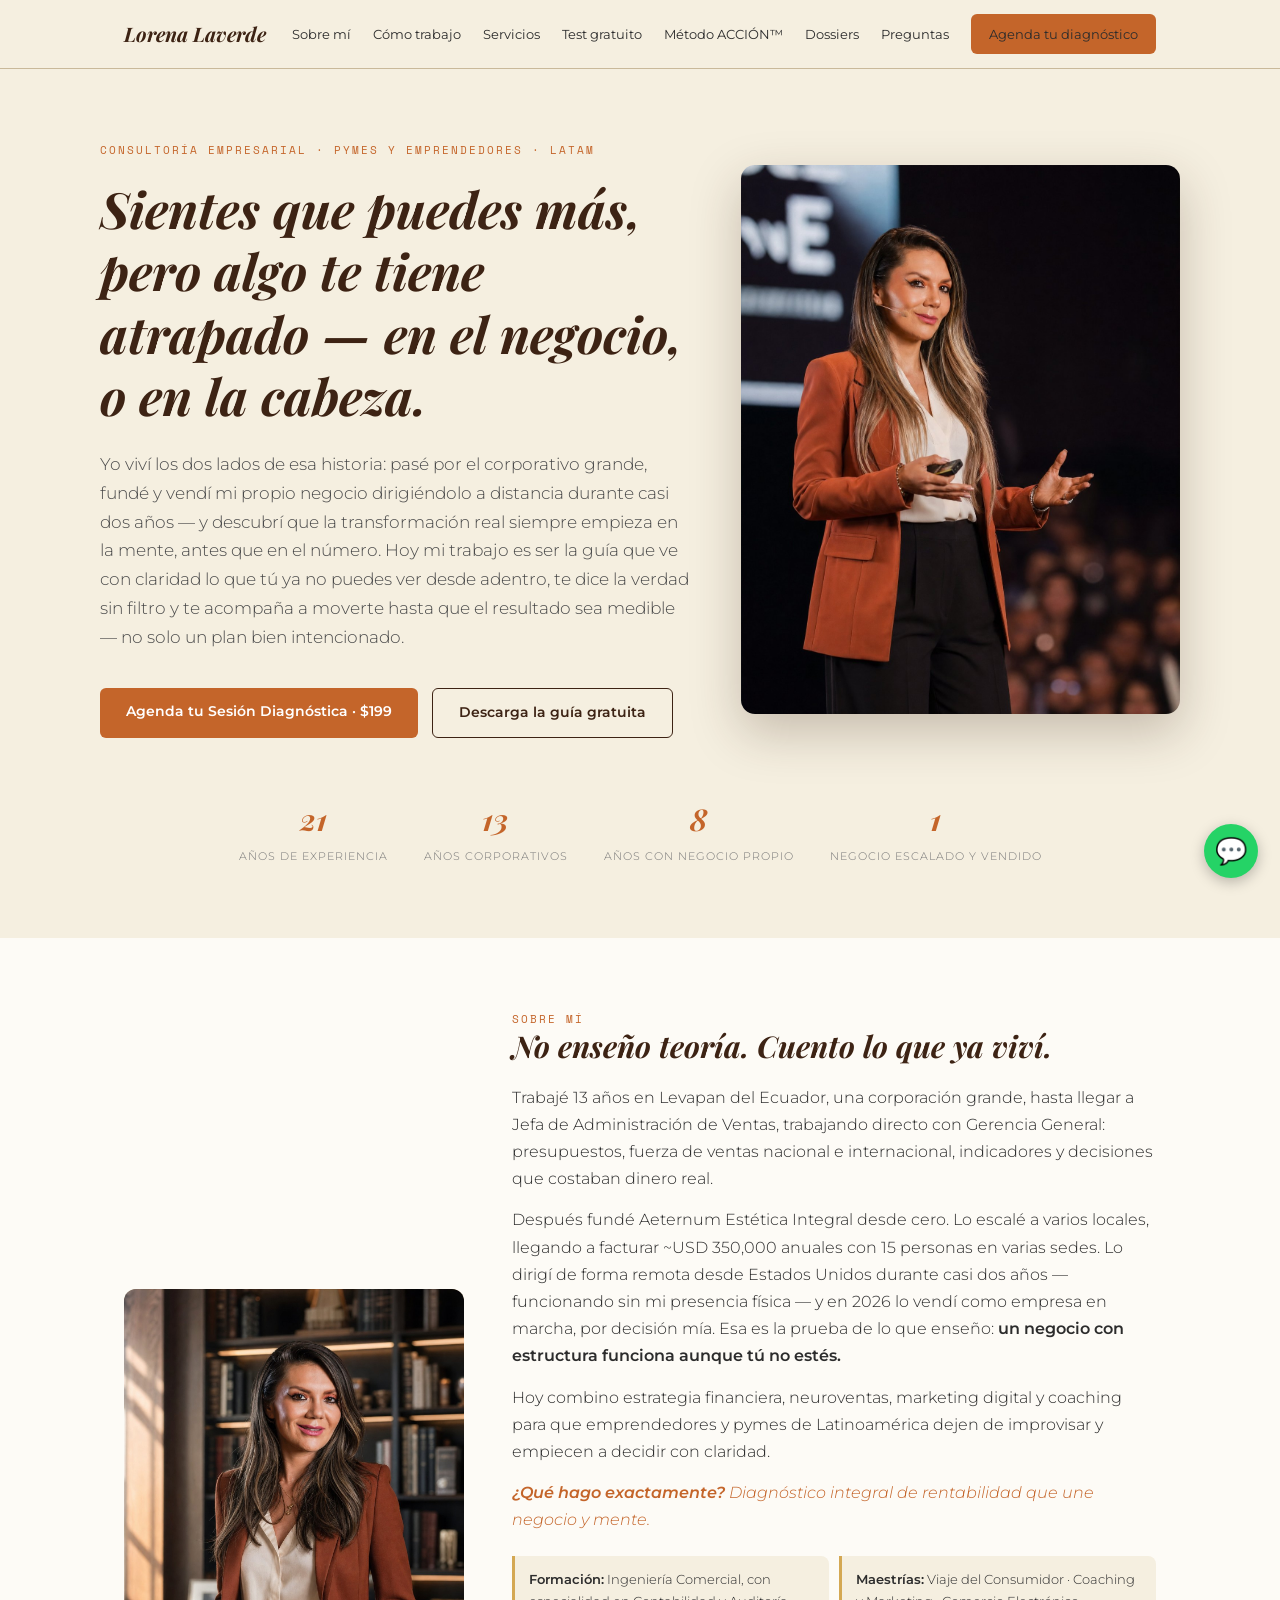
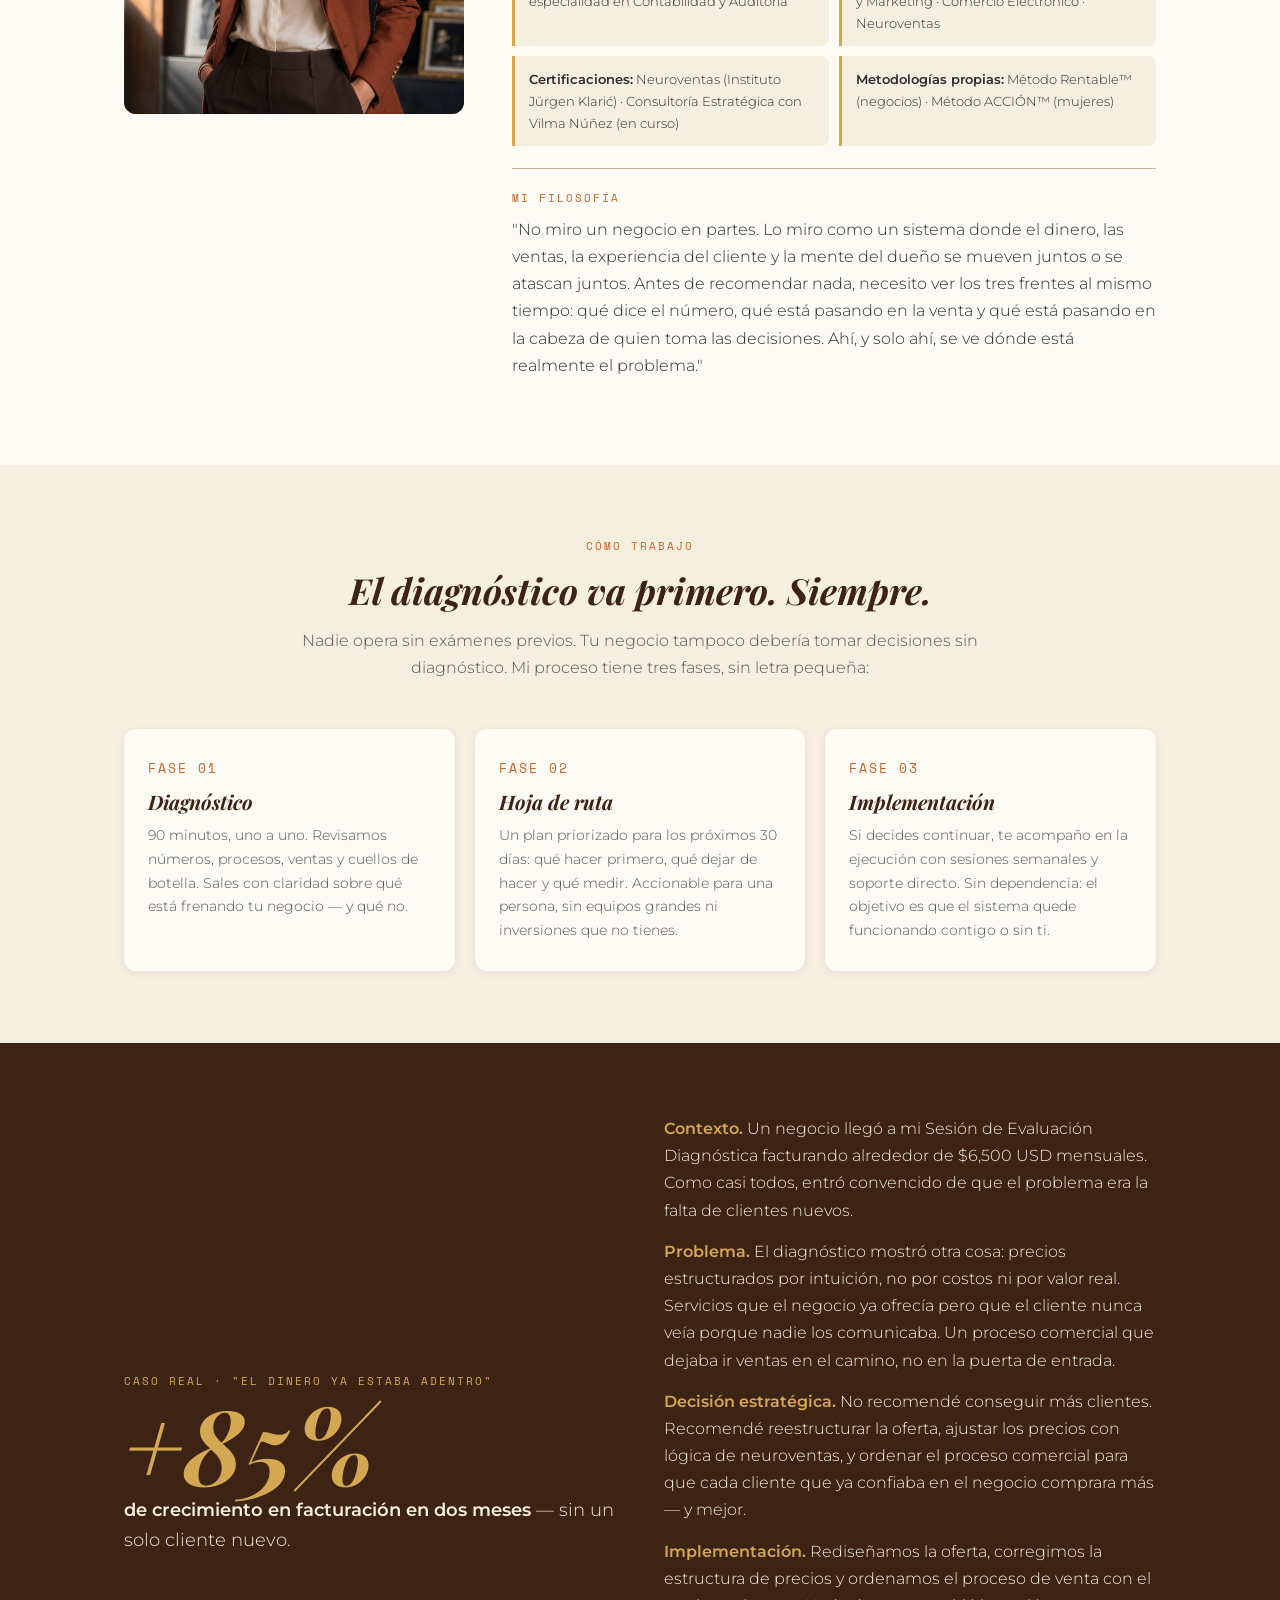
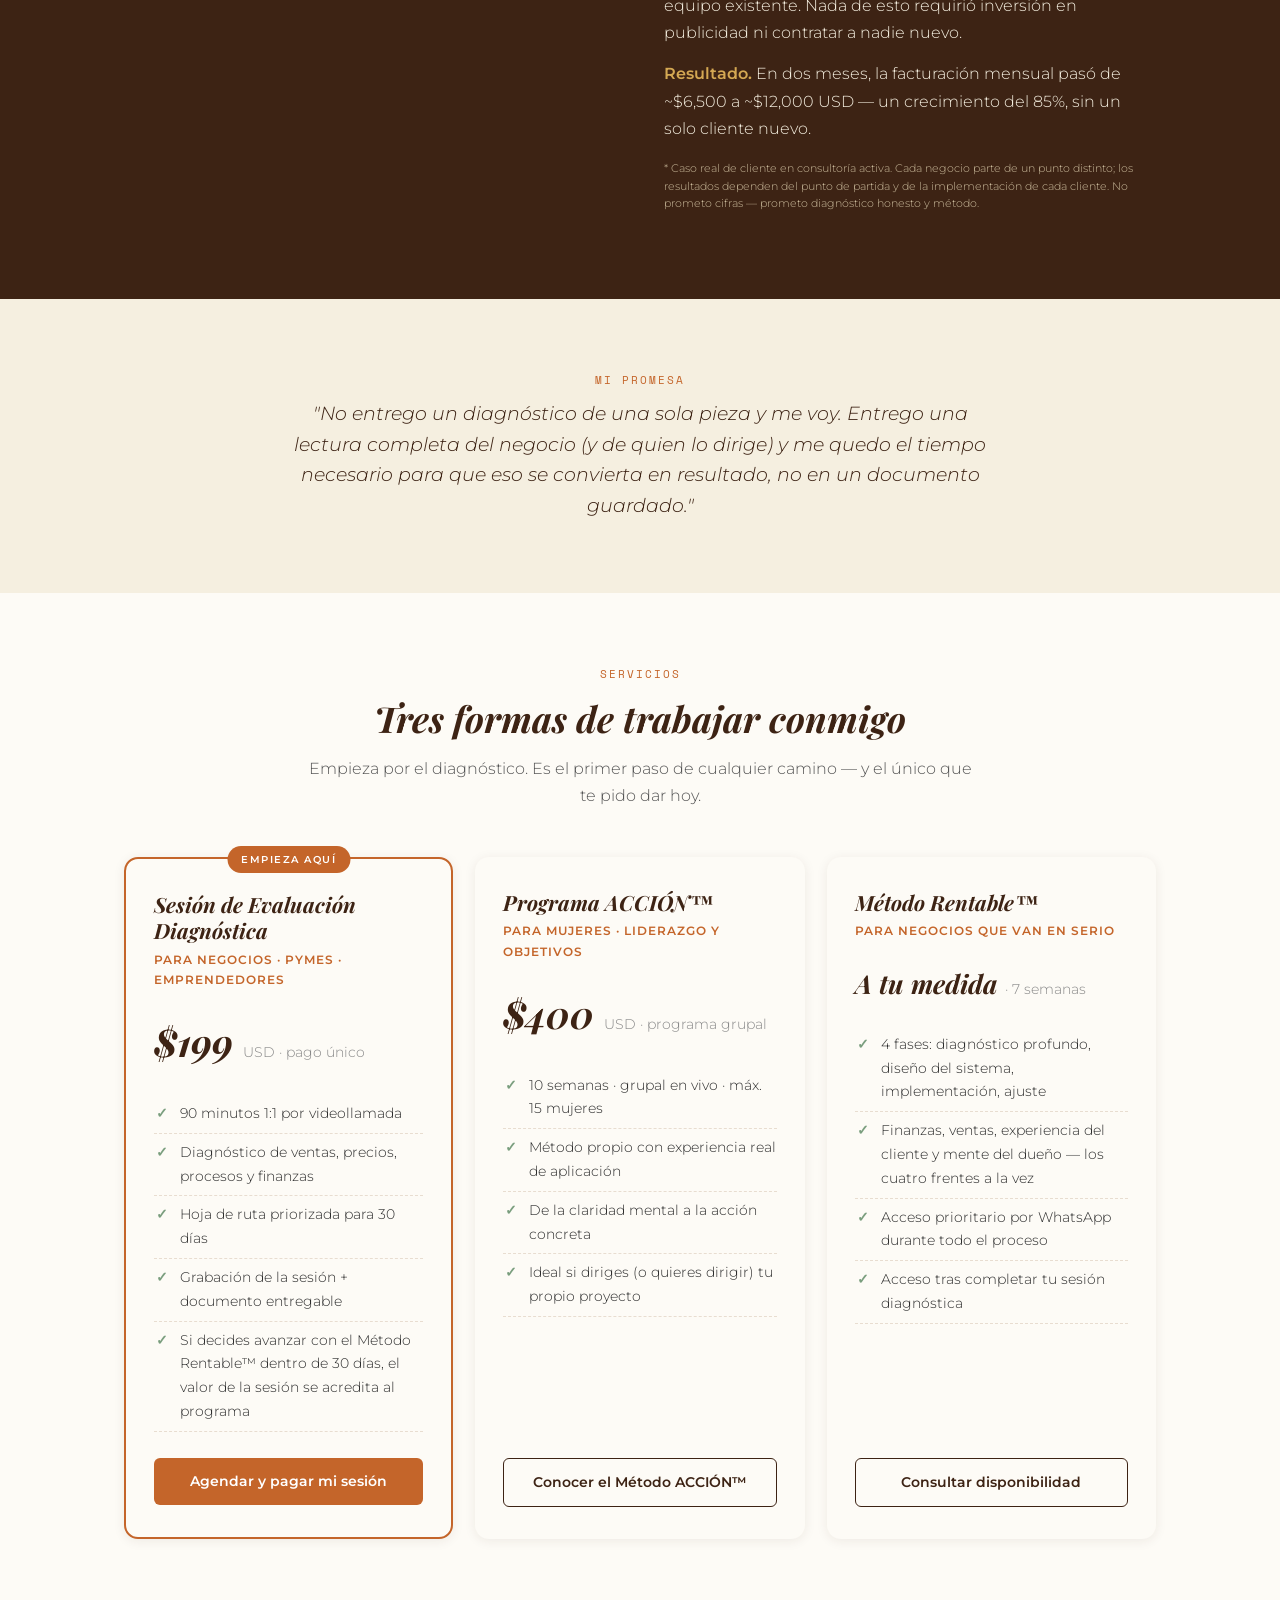
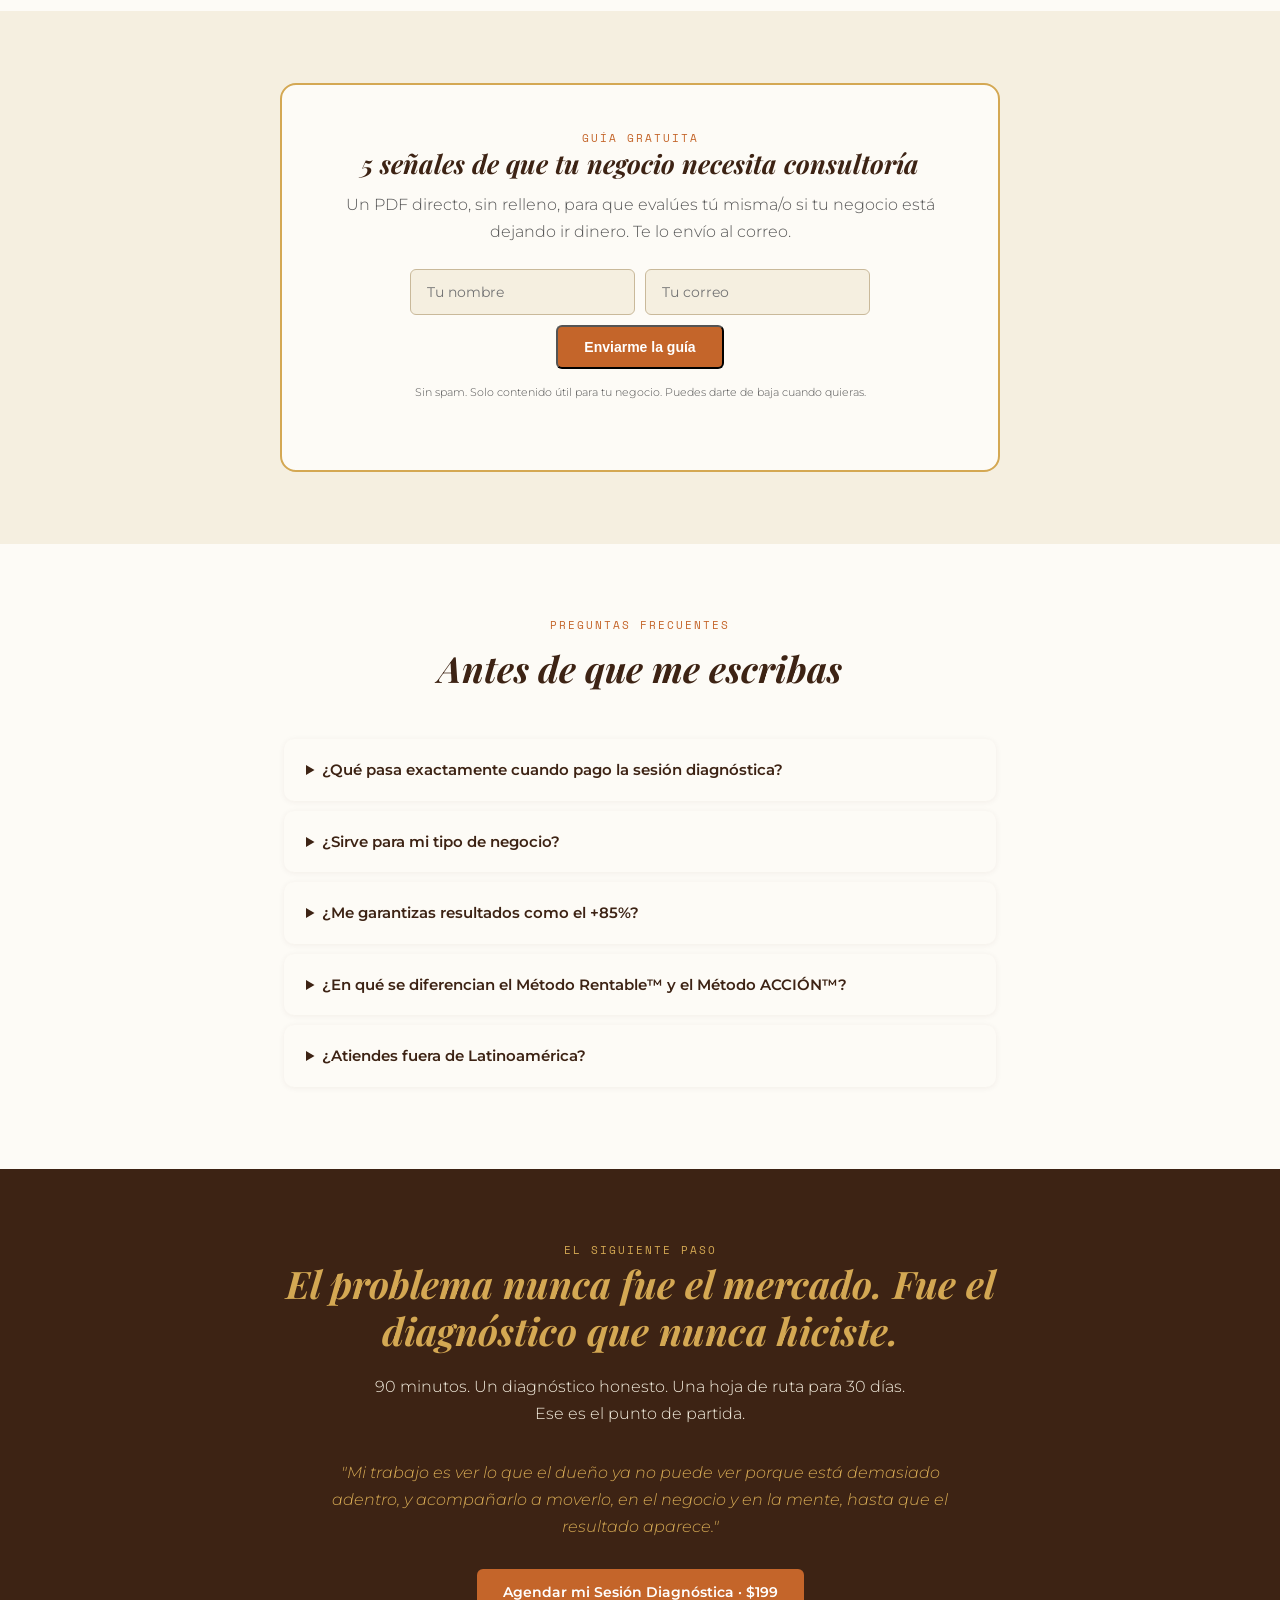
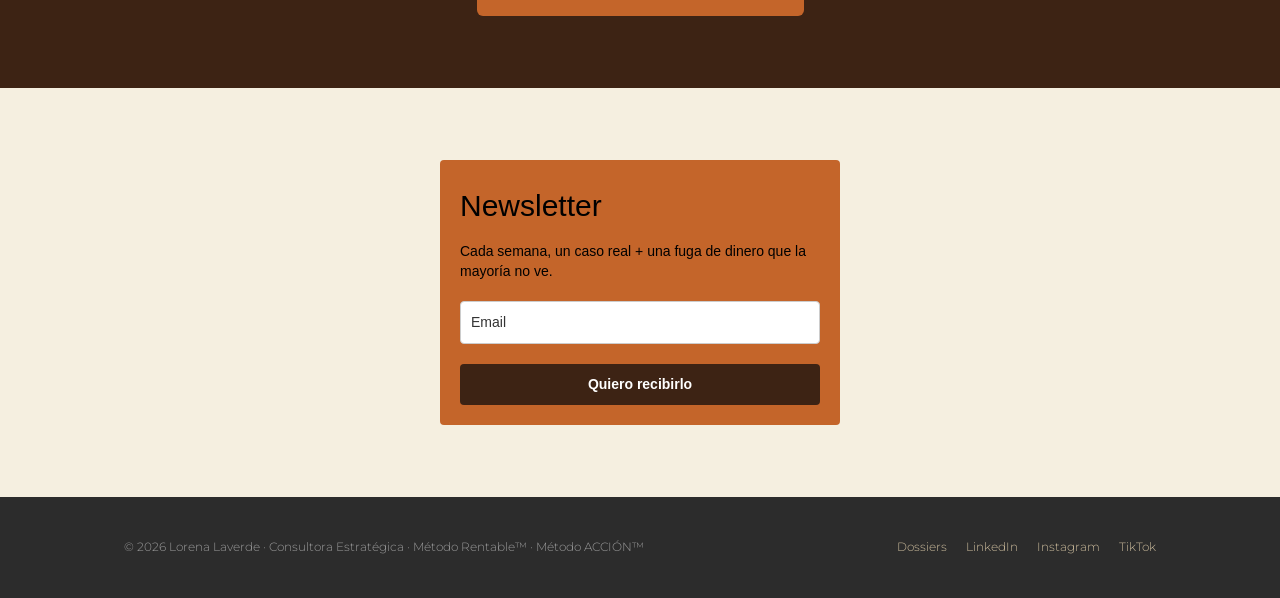
<file: lorena-laverde-web/index.html>
<!DOCTYPE html>
<html lang="es">
<head>
  <script type="application/ld+json">{"@context":"https://schema.org","@type":"Person","name":"Lorena Laverde","url":"https://lorenalaverde.com","jobTitle":"Consultora Estratégica","description":"Consultora estratégica con 21 años de experiencia corporativa y empresarial: 13 años en Levapan del Ecuador, hasta Jefa de Administración de Ventas, y 8 años fundando, dirigiendo y vendiendo su propio negocio (Aeternum Estética Integral). Acompaña a dueños de negocios de Latinoamérica con el Método Rentable™ y creó el Método ACCIÓN™ para mujeres profesionales y empresarias.","knowsAbout":["Método ACCIÓN™","Método Rentable™","Consultoría estratégica","Neuroventas","Marca personal","Customer Experience","Estrategia de negocio","Rentabilidad empresarial"],"alumniOf":[{"@type":"CollegeOrUniversity","name":"Universidad Politécnica Salesiana"},{"@type":"CollegeOrUniversity","name":"OBS Business School"},{"@type":"CollegeOrUniversity","name":"Universidad UNIR"}],"hasCredential":[{"@type":"EducationalOccupationalCredential","name":"Certificación en Neuroventas","recognizedBy":{"@type":"Organization","name":"Instituto Jürgen Klarić"}},{"@type":"EducationalOccupationalCredential","name":"Formación Especializada en Liderazgo y Emprendimiento","recognizedBy":{"@type":"Organization","name":"Margarita Pasos"}},{"@type":"EducationalOccupationalCredential","name":"Certificación en Consultoría Estratégica (en curso)","recognizedBy":{"@type":"Organization","name":"Vilma Núñez"}}],"homeLocation":{"@type":"Place","address":{"@type":"PostalAddress","addressCountry":"US"}},"sameAs":["https://www.linkedin.com/in/lorenalaverde","https://www.instagram.com/lorenalaverdeofficial","https://www.facebook.com/lorelulaverde","https://www.tiktok.com/@lorenalaverdeofficial","https://www.youtube.com/@lorenalaverdeofficial"]}</script>
<!-- Google tag (gtag.js) -->
<script async src="https://www.googletagmanager.com/gtag/js?id=G-2PYR5ZHFL8"></script>
<script>
  window.dataLayer = window.dataLayer || [];
  function gtag(){dataLayer.push(arguments);}
  gtag('js', new Date());

  gtag('config', 'G-2PYR5ZHFL8');
</script>
<!-- Meta Pixel Code -->
<script>
!function(f,b,e,v,n,t,s)
{if(f.fbq)return;n=f.fbq=function(){n.callMethod?
n.callMethod.apply(n,arguments):n.queue.push(arguments)};
if(!f._fbq)f._fbq=n;n.push=n;n.loaded=!0;n.version='2.0';
n.queue=[];t=b.createElement(e);t.async=!0;
t.src=v;s=b.getElementsByTagName(e)[0];
s.parentNode.insertBefore(t,s)}(window, document,'script',
'https://connect.facebook.net/en_US/fbevents.js');
fbq('init', '2135381260666384');
fbq('track', 'PageView');
</script>
<noscript><img height="1" width="1" style="display:none"
src="https://www.facebook.com/tr?id=2135381260666384&ev=PageView&noscript=1"
/></noscript>
<!-- End Meta Pixel Code -->
<meta charset="UTF-8">
<meta name="viewport" content="width=device-width, initial-scale=1.0">

<!-- ══════════ SEO ══════════ -->
<title>Lorena Laverde · Consultora Estratégica para Pymes y Emprendedores en Latinoamérica</title>
<meta name="description" content="Consultoría empresarial con 21 años de experiencia real: 13 en el mundo corporativo y 8 construyendo, escalando y vendiendo mi propio negocio. Sesión de Evaluación Diagnóstica de 90 minutos para pymes y emprendedores de LATAM.">
<meta name="keywords" content="consultora estratégica, consultoría estratégica para pymes, consultoría de negocios latinoamérica, diagnóstico de negocio, estrategia empresarial, Lorena Laverde, Método Rentable, Método ACCIÓN">
<link rel="canonical" href="https://lorenalaverde.com/">
<meta name="robots" content="index, follow">

<!-- Open Graph -->
<meta property="og:type" content="website">
<meta property="og:url" content="https://lorenalaverde.com/">
<meta property="og:title" content="Lorena Laverde · Consultora Estratégica">
<meta property="og:description" content="Tu negocio puede crecer sin depender de ti en cada decisión. Sesión diagnóstica de 90 minutos + hoja de ruta de 30 días.">
<meta property="og:image" content="https://lorenalaverde.com/foto-lorena-escenario.jpg">
<meta property="og:locale" content="es_LA">

<!-- Twitter -->
<meta name="twitter:card" content="summary_large_image">
<meta name="twitter:title" content="Lorena Laverde · Consultora Estratégica">
<meta name="twitter:description" content="Diagnóstico de negocio de 90 minutos + hoja de ruta de 30 días. Pymes y emprendedores LATAM.">

<!-- JSON-LD -->
<script type="application/ld+json">
{
  "@context": "https://schema.org",
  "@type": "ProfessionalService",
  "name": "Lorena Laverde · Consultora Estratégica",
  "url": "https://lorenalaverde.com",
  "description": "Consultoría empresarial para startups, emprendimientos y pymes en Latinoamérica. Diagnóstico, estrategia e implementación.",
  "founder": {
    "@type": "Person",
    "name": "Lorena Laverde",
    "jobTitle": "Consultora Estratégica",
    "sameAs": [
      "https://www.linkedin.com/in/lorenalaverde",
      "https://www.instagram.com/lorenalaverdeofficial",
      "https://www.tiktok.com/@lorenalaverdeofficial"
    ]
  },
  "areaServed": "Latinoamérica y Estados Unidos",
  "priceRange": "$199 - $2500",
  "makesOffer": {
    "@type": "Offer",
    "name": "Sesión de Evaluación Diagnóstica",
    "price": "199",
    "priceCurrency": "USD"
  }
}
</script>

<!-- Fuentes de marca -->
<link rel="preconnect" href="https://fonts.googleapis.com">
<link rel="preconnect" href="https://fonts.gstatic.com" crossorigin>
<link href="https://fonts.googleapis.com/css2?family=Playfair+Display:ital,wght@1,700&family=Montserrat:wght@300;400;600&family=Space+Mono&display=swap" rel="stylesheet">

<link rel="stylesheet" href="css/style.css?v=2">
<link rel="stylesheet" href="css/responsive.css">
<link rel="icon" type="image/svg+xml" href="assets/favicon.svg">
<link rel="preload" as="image" href="images/foto-lorena-escenario.jpg" fetchpriority="high">
<script src="js/main.js" defer></script>

<!-- ══════════ MailerLite: formulario Newsletter ══════════ -->
<style type="text/css">@import url("https://assets.mlcdn.com/fonts.css?version=1788452");</style>
    <style type="text/css">
    /* LOADER */
    .ml-form-embedSubmitLoad {
      display: inline-block;
      width: 20px;
      height: 20px;
    }

    .g-recaptcha {
    transform: scale(1);
    -webkit-transform: scale(1);
    transform-origin: 0 0;
    -webkit-transform-origin: 0 0;
    height: ;
    }

    .sr-only {
      position: absolute;
      width: 1px;
      height: 1px;
      padding: 0;
      margin: -1px;
      overflow: hidden;
      clip: rect(0,0,0,0);
      border: 0;
    }

    .ml-form-embedSubmitLoad:after {
      content: " ";
      display: block;
      width: 11px;
      height: 11px;
      margin: 1px;
      border-radius: 50%;
      border: 4px solid #fff;
    border-color: #ffffff #ffffff #ffffff transparent;
    animation: ml-form-embedSubmitLoad 1.2s linear infinite;
    }
    @keyframes ml-form-embedSubmitLoad {
      0% {
      transform: rotate(0deg);
      }
      100% {
      transform: rotate(360deg);
      }
    }
      #mlb2-45768935.ml-form-embedContainer {
        box-sizing: border-box;
        display: table;
        margin: 0 auto;
        position: static;
        width: 100% !important;
      }
      #mlb2-45768935.ml-form-embedContainer h4,
      #mlb2-45768935.ml-form-embedContainer p,
      #mlb2-45768935.ml-form-embedContainer span,
      #mlb2-45768935.ml-form-embedContainer button {
        text-transform: none !important;
        letter-spacing: normal !important;
      }
      #mlb2-45768935.ml-form-embedContainer .ml-form-embedWrapper {
        background-color: #C4652A;

        border-width: 0px;
        border-color: transparent;
        border-radius: 4px;
        border-style: solid;
        box-sizing: border-box;
        display: inline-block !important;
        margin: 0;
        padding: 0;
        position: relative;
              }
      #mlb2-45768935.ml-form-embedContainer .ml-form-embedWrapper.embedPopup,
      #mlb2-45768935.ml-form-embedContainer .ml-form-embedWrapper.embedDefault { width: 400px; }
      #mlb2-45768935.ml-form-embedContainer .ml-form-embedWrapper.embedForm { max-width: 400px; width: 100%; }
      #mlb2-45768935.ml-form-embedContainer .ml-form-align-left { text-align: left; }
      #mlb2-45768935.ml-form-embedContainer .ml-form-align-center { text-align: center; }
      #mlb2-45768935.ml-form-embedContainer .ml-form-align-default { display: table-cell !important; vertical-align: middle !important; text-align: center !important; }
      #mlb2-45768935.ml-form-embedContainer .ml-form-align-right { text-align: right; }
      #mlb2-45768935.ml-form-embedContainer .ml-form-embedWrapper .ml-form-embedHeader img {
        border-top-left-radius: 4px;
        border-top-right-radius: 4px;
        height: auto;
        margin: 0 auto !important;
        max-width: 100%;
        width: undefinedpx;
      }
      #mlb2-45768935.ml-form-embedContainer .ml-form-embedWrapper .ml-form-embedBody,
      #mlb2-45768935.ml-form-embedContainer .ml-form-embedWrapper .ml-form-successBody {
        padding: 20px 20px 0 20px;
      }
      #mlb2-45768935.ml-form-embedContainer .ml-form-embedWrapper .ml-form-embedBody.ml-form-embedBodyHorizontal {
        padding-bottom: 0;
      }
      #mlb2-45768935.ml-form-embedContainer .ml-form-embedWrapper .ml-form-embedBody .ml-form-embedContent,
      #mlb2-45768935.ml-form-embedContainer .ml-form-embedWrapper .ml-form-successBody .ml-form-successContent {
        text-align: left;
        margin: 0 0 20px 0;
      }
      #mlb2-45768935.ml-form-embedContainer .ml-form-embedWrapper .ml-form-embedBody .ml-form-embedContent h4,
      #mlb2-45768935.ml-form-embedContainer .ml-form-embedWrapper .ml-form-successBody .ml-form-successContent h4 {
        color: #000000;
        font-family: 'Open Sans', Arial, Helvetica, sans-serif;
        font-size: 30px;
        font-weight: 400;
        margin: 0 0 10px 0;
        text-align: left;
        word-break: break-word;
      }
      #mlb2-45768935.ml-form-embedContainer .ml-form-embedWrapper .ml-form-embedBody .ml-form-embedContent p,
      #mlb2-45768935.ml-form-embedContainer .ml-form-embedWrapper .ml-form-successBody .ml-form-successContent p {
        color: #000000;
        font-family: 'Open Sans', Arial, Helvetica, sans-serif;
        font-size: 14px;
        font-weight: 400;
        line-height: 20px;
        margin: 0 0 10px 0;
        text-align: left;
      }
      #mlb2-45768935.ml-form-embedContainer .ml-form-embedWrapper .ml-form-embedBody .ml-form-embedContent ul,
      #mlb2-45768935.ml-form-embedContainer .ml-form-embedWrapper .ml-form-embedBody .ml-form-embedContent ol,
      #mlb2-45768935.ml-form-embedContainer .ml-form-embedWrapper .ml-form-successBody .ml-form-successContent ul,
      #mlb2-45768935.ml-form-embedContainer .ml-form-embedWrapper .ml-form-successBody .ml-form-successContent ol {
        color: #000000;
        font-family: 'Open Sans', Arial, Helvetica, sans-serif;
        font-size: 14px;
      }
      #mlb2-45768935.ml-form-embedContainer .ml-form-embedWrapper .ml-form-embedBody .ml-form-embedContent ol ol,
      #mlb2-45768935.ml-form-embedContainer .ml-form-embedWrapper .ml-form-successBody .ml-form-successContent ol ol {
        list-style-type: lower-alpha;
      }
      #mlb2-45768935.ml-form-embedContainer .ml-form-embedWrapper .ml-form-embedBody .ml-form-embedContent ol ol ol,
      #mlb2-45768935.ml-form-embedContainer .ml-form-embedWrapper .ml-form-successBody .ml-form-successContent ol ol ol {
        list-style-type: lower-roman;
      }
      #mlb2-45768935.ml-form-embedContainer .ml-form-embedWrapper .ml-form-embedBody .ml-form-embedContent p a,
      #mlb2-45768935.ml-form-embedContainer .ml-form-embedWrapper .ml-form-successBody .ml-form-successContent p a {
        color: #000000;
        text-decoration: underline;
      }

      #mlb2-45768935.ml-form-embedContainer .ml-form-embedWrapper .ml-block-form .ml-field-group {
        text-align: left!important;
      }

      #mlb2-45768935.ml-form-embedContainer .ml-form-embedWrapper .ml-block-form .ml-field-group label {
        margin-bottom: 5px;
        color: #333333;
        font-size: 14px;
        font-family: 'Open Sans', Arial, Helvetica, sans-serif;
        font-weight: bold; font-style: normal; text-decoration: none;;
        display: inline-block;
        line-height: 20px;
      }
      #mlb2-45768935.ml-form-embedContainer .ml-form-embedWrapper .ml-form-embedBody .ml-form-embedContent p:last-child,
      #mlb2-45768935.ml-form-embedContainer .ml-form-embedWrapper .ml-form-successBody .ml-form-successContent p:last-child {
        margin: 0;
      }
      #mlb2-45768935.ml-form-embedContainer .ml-form-embedWrapper .ml-form-embedBody form {
        margin: 0;
        width: 100%;
      }
      #mlb2-45768935.ml-form-embedContainer .ml-form-embedWrapper .ml-form-embedBody .ml-form-formContent,
      #mlb2-45768935.ml-form-embedContainer .ml-form-embedWrapper .ml-form-embedBody .ml-form-checkboxRow {
        margin: 0 0 20px 0;
        width: 100%;
      }
      #mlb2-45768935.ml-form-embedContainer .ml-form-embedWrapper .ml-form-embedBody .ml-form-checkboxRow {
        float: left;
      }
      #mlb2-45768935.ml-form-embedContainer .ml-form-embedWrapper .ml-form-embedBody .ml-form-formContent.horozintalForm {
        margin: 0;
        padding: 0 0 20px 0;
        width: 100%;
        height: auto;
        float: left;
      }
      #mlb2-45768935.ml-form-embedContainer .ml-form-embedWrapper .ml-form-embedBody .ml-form-fieldRow {
        margin: 0 0 10px 0;
        width: 100%;
      }
      #mlb2-45768935.ml-form-embedContainer .ml-form-embedWrapper .ml-form-embedBody .ml-form-fieldRow.ml-last-item {
        margin: 0;
      }
      #mlb2-45768935.ml-form-embedContainer .ml-form-embedWrapper .ml-form-embedBody .ml-form-fieldRow.ml-formfieldHorizintal {
        margin: 0;
      }
      #mlb2-45768935.ml-form-embedContainer .ml-form-embedWrapper .ml-form-embedBody .ml-form-fieldRow input {
        background-color: #ffffff !important;
        color: #333333 !important;
        border-color: #cccccc;
        border-radius: 4px !important;
        border-style: solid !important;
        border-width: 1px !important;
        font-family: 'Open Sans', Arial, Helvetica, sans-serif;
        font-size: 14px !important;
        height: auto;
        line-height: 21px !important;
        margin-bottom: 0;
        margin-top: 0;
        margin-left: 0;
        margin-right: 0;
        padding: 10px 10px !important;
        width: 100% !important;
        box-sizing: border-box !important;
        max-width: 100% !important;
      }
      #mlb2-45768935.ml-form-embedContainer .ml-form-embedWrapper .ml-form-embedBody .ml-form-fieldRow input::-webkit-input-placeholder,
      #mlb2-45768935.ml-form-embedContainer .ml-form-embedWrapper .ml-form-embedBody .ml-form-horizontalRow input::-webkit-input-placeholder { color: #333333; }

      #mlb2-45768935.ml-form-embedContainer .ml-form-embedWrapper .ml-form-embedBody .ml-form-fieldRow input::-moz-placeholder,
      #mlb2-45768935.ml-form-embedContainer .ml-form-embedWrapper .ml-form-embedBody .ml-form-horizontalRow input::-moz-placeholder { color: #333333; }

      #mlb2-45768935.ml-form-embedContainer .ml-form-embedWrapper .ml-form-embedBody .ml-form-fieldRow input:-ms-input-placeholder,
      #mlb2-45768935.ml-form-embedContainer .ml-form-embedWrapper .ml-form-embedBody .ml-form-horizontalRow input:-ms-input-placeholder { color: #333333; }

      #mlb2-45768935.ml-form-embedContainer .ml-form-embedWrapper .ml-form-embedBody .ml-form-fieldRow input:-moz-placeholder,
      #mlb2-45768935.ml-form-embedContainer .ml-form-embedWrapper .ml-form-embedBody .ml-form-horizontalRow input:-moz-placeholder { color: #333333; }

      #mlb2-45768935.ml-form-embedContainer .ml-form-embedWrapper .ml-form-embedBody .ml-form-fieldRow textarea, #mlb2-45768935.ml-form-embedContainer .ml-form-embedWrapper .ml-form-embedBody .ml-form-horizontalRow textarea {
        background-color: #ffffff !important;
        color: #333333 !important;
        border-color: #cccccc;
        border-radius: 4px !important;
        border-style: solid !important;
        border-width: 1px !important;
        font-family: 'Open Sans', Arial, Helvetica, sans-serif;
        font-size: 14px !important;
        height: auto;
        line-height: 21px !important;
        margin-bottom: 0;
        margin-top: 0;
        padding: 10px 10px !important;
        width: 100% !important;
        box-sizing: border-box !important;
        max-width: 100% !important;
      }

      #mlb2-45768935.ml-form-embedContainer .ml-form-embedWrapper .ml-form-embedBody .ml-form-fieldRow .custom-radio .custom-control-label::before, #mlb2-45768935.ml-form-embedContainer .ml-form-embedWrapper .ml-form-embedBody .ml-form-horizontalRow .custom-radio .custom-control-label::before, #mlb2-45768935.ml-form-embedContainer .ml-form-embedWrapper .ml-form-embedBody .ml-form-fieldRow .custom-checkbox .custom-control-label::before, #mlb2-45768935.ml-form-embedContainer .ml-form-embedWrapper .ml-form-embedBody .ml-form-horizontalRow .custom-checkbox .custom-control-label::before, #mlb2-45768935.ml-form-embedContainer .ml-form-embedWrapper .ml-form-embedBody .ml-form-embedPermissions .ml-form-embedPermissionsOptionsCheckbox .label-description::before, #mlb2-45768935.ml-form-embedContainer .ml-form-embedWrapper .ml-form-embedBody .ml-form-interestGroupsRow .ml-form-interestGroupsRowCheckbox .label-description::before, #mlb2-45768935.ml-form-embedContainer .ml-form-embedWrapper .ml-form-embedBody .ml-form-checkboxRow .label-description::before {
          border-color: #cccccc!important;
          background-color: #ffffff!important;
      }

      #mlb2-45768935.ml-form-embedContainer .ml-form-embedWrapper .ml-form-embedBody .ml-form-fieldRow input.custom-control-input[type="checkbox"]{
        box-sizing: border-box;
        padding: 0;
        position: absolute;
        z-index: -1;
        opacity: 0;
        margin-top: 5px;
        margin-left: -1.5rem;
        overflow: visible;
      }

      #mlb2-45768935.ml-form-embedContainer .ml-form-embedWrapper .ml-form-embedBody .ml-form-fieldRow .custom-checkbox .custom-control-label::before, #mlb2-45768935.ml-form-embedContainer .ml-form-embedWrapper .ml-form-embedBody .ml-form-horizontalRow .custom-checkbox .custom-control-label::before, #mlb2-45768935.ml-form-embedContainer .ml-form-embedWrapper .ml-form-embedBody .ml-form-embedPermissions .ml-form-embedPermissionsOptionsCheckbox .label-description::before, #mlb2-45768935.ml-form-embedContainer .ml-form-embedWrapper .ml-form-embedBody .ml-form-interestGroupsRow .ml-form-interestGroupsRowCheckbox .label-description::before, #mlb2-45768935.ml-form-embedContainer .ml-form-embedWrapper .ml-form-embedBody .ml-form-checkboxRow .label-description::before {
        border-radius: 4px!important;
      }


      #mlb2-45768935.ml-form-embedContainer .ml-form-embedWrapper .ml-form-embedBody .ml-form-checkboxRow input[type=checkbox]:checked~.label-description::after, #mlb2-45768935.ml-form-embedContainer .ml-form-embedWrapper .ml-form-embedBody .ml-form-embedPermissions .ml-form-embedPermissionsOptionsCheckbox input[type=checkbox]:checked~.label-description::after, #mlb2-45768935.ml-form-embedContainer .ml-form-embedWrapper .ml-form-embedBody .ml-form-fieldRow .custom-checkbox .custom-control-input:checked~.custom-control-label::after, #mlb2-45768935.ml-form-embedContainer .ml-form-embedWrapper .ml-form-embedBody .ml-form-horizontalRow .custom-checkbox .custom-control-input:checked~.custom-control-label::after, #mlb2-45768935.ml-form-embedContainer .ml-form-embedWrapper .ml-form-embedBody .ml-form-interestGroupsRow .ml-form-interestGroupsRowCheckbox input[type=checkbox]:checked~.label-description::after {
        background-image: url("data:image/svg+xml,%3csvg xmlns='http://www.w3.org/2000/svg' viewBox='0 0 8 8'%3e%3cpath fill='%23fff' d='M6.564.75l-3.59 3.612-1.538-1.55L0 4.26 2.974 7.25 8 2.193z'/%3e%3c/svg%3e");
      }

      #mlb2-45768935.ml-form-embedContainer .ml-form-embedWrapper .ml-form-embedBody .ml-form-fieldRow .custom-radio .custom-control-input:checked~.custom-control-label::after, #mlb2-45768935.ml-form-embedContainer .ml-form-embedWrapper .ml-form-embedBody .ml-form-fieldRow .custom-radio .custom-control-input:checked~.custom-control-label::after {
        background-image: url("data:image/svg+xml,%3csvg xmlns='http://www.w3.org/2000/svg' viewBox='-4 -4 8 8'%3e%3ccircle r='3' fill='%23fff'/%3e%3c/svg%3e");
      }

      #mlb2-45768935.ml-form-embedContainer .ml-form-embedWrapper .ml-form-embedBody .ml-form-fieldRow .custom-radio .custom-control-input:checked~.custom-control-label::before, #mlb2-45768935.ml-form-embedContainer .ml-form-embedWrapper .ml-form-embedBody .ml-form-horizontalRow .custom-radio .custom-control-input:checked~.custom-control-label::before, #mlb2-45768935.ml-form-embedContainer .ml-form-embedWrapper .ml-form-embedBody .ml-form-fieldRow .custom-checkbox .custom-control-input:checked~.custom-control-label::before, #mlb2-45768935.ml-form-embedContainer .ml-form-embedWrapper .ml-form-embedBody .ml-form-horizontalRow .custom-checkbox .custom-control-input:checked~.custom-control-label::before, #mlb2-45768935.ml-form-embedContainer .ml-form-embedWrapper .ml-form-embedBody .ml-form-embedPermissions .ml-form-embedPermissionsOptionsCheckbox input[type=checkbox]:checked~.label-description::before, #mlb2-45768935.ml-form-embedContainer .ml-form-embedWrapper .ml-form-embedBody .ml-form-interestGroupsRow .ml-form-interestGroupsRowCheckbox input[type=checkbox]:checked~.label-description::before, #mlb2-45768935.ml-form-embedContainer .ml-form-embedWrapper .ml-form-embedBody .ml-form-checkboxRow input[type=checkbox]:checked~.label-description::before  {
          border-color: #000000!important;
          background-color: #000000!important;
      }

      #mlb2-45768935.ml-form-embedContainer .ml-form-embedWrapper .ml-form-embedBody .ml-form-fieldRow .custom-radio .custom-control-label::before, #mlb2-45768935.ml-form-embedContainer .ml-form-embedWrapper .ml-form-embedBody .ml-form-horizontalRow .custom-radio .custom-control-label::before, #mlb2-45768935.ml-form-embedContainer .ml-form-embedWrapper .ml-form-embedBody .ml-form-fieldRow .custom-radio .custom-control-label::after, #mlb2-45768935.ml-form-embedContainer .ml-form-embedWrapper .ml-form-embedBody .ml-form-horizontalRow .custom-radio .custom-control-label::after, #mlb2-45768935.ml-form-embedContainer .ml-form-embedWrapper .ml-form-embedBody .ml-form-fieldRow .custom-checkbox .custom-control-label::before, #mlb2-45768935.ml-form-embedContainer .ml-form-embedWrapper .ml-form-embedBody .ml-form-fieldRow .custom-checkbox .custom-control-label::after, #mlb2-45768935.ml-form-embedContainer .ml-form-embedWrapper .ml-form-embedBody .ml-form-horizontalRow .custom-checkbox .custom-control-label::before, #mlb2-45768935.ml-form-embedContainer .ml-form-embedWrapper .ml-form-embedBody .ml-form-horizontalRow .custom-checkbox .custom-control-label::after {
           top: 2px;
           box-sizing: border-box;
      }

      #mlb2-45768935.ml-form-embedContainer .ml-form-embedWrapper .ml-form-embedBody .ml-form-embedPermissions .ml-form-embedPermissionsOptionsCheckbox .label-description::before, #mlb2-45768935.ml-form-embedContainer .ml-form-embedWrapper .ml-form-embedBody .ml-form-embedPermissions .ml-form-embedPermissionsOptionsCheckbox .label-description::after, #mlb2-45768935.ml-form-embedContainer .ml-form-embedWrapper .ml-form-embedBody .ml-form-checkboxRow .label-description::before, #mlb2-45768935.ml-form-embedContainer .ml-form-embedWrapper .ml-form-embedBody .ml-form-checkboxRow .label-description::after {
           top: 0px!important;
           box-sizing: border-box!important;
      }

      #mlb2-45768935.ml-form-embedContainer .ml-form-embedWrapper .ml-form-embedBody .ml-form-checkboxRow .label-description::before, #mlb2-45768935.ml-form-embedContainer .ml-form-embedWrapper .ml-form-embedBody .ml-form-checkboxRow .label-description::after {
        top: 0px!important;
           box-sizing: border-box!important;
      }

       #mlb2-45768935.ml-form-embedContainer .ml-form-embedWrapper .ml-form-embedBody .ml-form-interestGroupsRow .ml-form-interestGroupsRowCheckbox .label-description::after {
            top: 0px!important;
            box-sizing: border-box!important;
            position: absolute;
            left: -1.5rem;
            display: block;
            width: 1rem;
            height: 1rem;
            content: "";
       }

      #mlb2-45768935.ml-form-embedContainer .ml-form-embedWrapper .ml-form-embedBody .ml-form-interestGroupsRow .ml-form-interestGroupsRowCheckbox .label-description::before {
        top: 0px!important;
        box-sizing: border-box!important;
      }

      #mlb2-45768935.ml-form-embedContainer .ml-form-embedWrapper .ml-form-embedBody .custom-control-label::before {
          position: absolute;
          top: 4px;
          left: -1.5rem;
          display: block;
          width: 16px;
          height: 16px;
          pointer-events: none;
          content: "";
          background-color: #ffffff;
          border: #adb5bd solid 1px;
          border-radius: 50%;
      }

      #mlb2-45768935.ml-form-embedContainer .ml-form-embedWrapper .ml-form-embedBody .custom-control-label::after {
          position: absolute;
          top: 2px!important;
          left: -1.5rem;
          display: block;
          width: 1rem;
          height: 1rem;
          content: "";
      }

      #mlb2-45768935.ml-form-embedContainer .ml-form-embedWrapper .ml-form-embedBody .ml-form-embedPermissions .ml-form-embedPermissionsOptionsCheckbox .label-description::before, #mlb2-45768935.ml-form-embedContainer .ml-form-embedWrapper .ml-form-embedBody .ml-form-interestGroupsRow .ml-form-interestGroupsRowCheckbox .label-description::before, #mlb2-45768935.ml-form-embedContainer .ml-form-embedWrapper .ml-form-embedBody .ml-form-checkboxRow .label-description::before {
          position: absolute;
          top: 4px;
          left: -1.5rem;
          display: block;
          width: 16px;
          height: 16px;
          pointer-events: none;
          content: "";
          background-color: #ffffff;
          border: #adb5bd solid 1px;
          border-radius: 50%;
      }

      #mlb2-45768935.ml-form-embedContainer .ml-form-embedWrapper .ml-form-embedBody .ml-form-embedPermissions .ml-form-embedPermissionsOptionsCheckbox .label-description::after {
          position: absolute;
          top: 0px!important;
          left: -1.5rem;
          display: block;
          width: 1rem;
          height: 1rem;
          content: "";
      }

      #mlb2-45768935.ml-form-embedContainer .ml-form-embedWrapper .ml-form-embedBody .ml-form-checkboxRow .label-description::after {
          position: absolute;
          top: 0px!important;
          left: -1.5rem;
          display: block;
          width: 1rem;
          height: 1rem;
          content: "";
      }

      #mlb2-45768935.ml-form-embedContainer .ml-form-embedWrapper .ml-form-embedBody .custom-radio .custom-control-label::after {
          background: no-repeat 50%/50% 50%;
      }
      #mlb2-45768935.ml-form-embedContainer .ml-form-embedWrapper .ml-form-embedBody .custom-checkbox .custom-control-label::after, #mlb2-45768935.ml-form-embedContainer .ml-form-embedWrapper .ml-form-embedBody .ml-form-embedPermissions .ml-form-embedPermissionsOptionsCheckbox .label-description::after, #mlb2-45768935.ml-form-embedContainer .ml-form-embedWrapper .ml-form-embedBody .ml-form-interestGroupsRow .ml-form-interestGroupsRowCheckbox .label-description::after, #mlb2-45768935.ml-form-embedContainer .ml-form-embedWrapper .ml-form-embedBody .ml-form-checkboxRow .label-description::after {
          background: no-repeat 50%/50% 50%;
      }

      #mlb2-45768935.ml-form-embedContainer .ml-form-embedWrapper .ml-form-embedBody .ml-form-fieldRow .custom-control, #mlb2-45768935.ml-form-embedContainer .ml-form-embedWrapper .ml-form-embedBody .ml-form-horizontalRow .custom-control {
        position: relative;
        display: block;
        min-height: 1.5rem;
        padding-left: 1.5rem;
      }

      #mlb2-45768935.ml-form-embedContainer .ml-form-embedWrapper .ml-form-embedBody .ml-form-fieldRow .custom-radio .custom-control-input, #mlb2-45768935.ml-form-embedContainer .ml-form-embedWrapper .ml-form-embedBody .ml-form-horizontalRow .custom-radio .custom-control-input, #mlb2-45768935.ml-form-embedContainer .ml-form-embedWrapper .ml-form-embedBody .ml-form-fieldRow .custom-checkbox .custom-control-input, #mlb2-45768935.ml-form-embedContainer .ml-form-embedWrapper .ml-form-embedBody .ml-form-horizontalRow .custom-checkbox .custom-control-input {
          position: absolute;
          z-index: -1;
          opacity: 0;
          box-sizing: border-box;
          padding: 0;
      }

      #mlb2-45768935.ml-form-embedContainer .ml-form-embedWrapper .ml-form-embedBody .ml-form-fieldRow .custom-radio .custom-control-label, #mlb2-45768935.ml-form-embedContainer .ml-form-embedWrapper .ml-form-embedBody .ml-form-horizontalRow .custom-radio .custom-control-label, #mlb2-45768935.ml-form-embedContainer .ml-form-embedWrapper .ml-form-embedBody .ml-form-fieldRow .custom-checkbox .custom-control-label, #mlb2-45768935.ml-form-embedContainer .ml-form-embedWrapper .ml-form-embedBody .ml-form-horizontalRow .custom-checkbox .custom-control-label {
          color: #000000;
          font-size: 12px!important;
          font-family: 'Open Sans', Arial, Helvetica, sans-serif;
          line-height: 22px;
          margin-bottom: 0;
          position: relative;
          vertical-align: top;
          font-style: normal;
          font-weight: 700;
      }

      #mlb2-45768935.ml-form-embedContainer .ml-form-embedWrapper .ml-form-embedBody .ml-form-fieldRow .custom-select, #mlb2-45768935.ml-form-embedContainer .ml-form-embedWrapper .ml-form-embedBody .ml-form-horizontalRow .custom-select {
        background-color: #ffffff !important;
        color: #333333 !important;
        border-color: #cccccc;
        border-radius: 4px !important;
        border-style: solid !important;
        border-width: 1px !important;
        font-family: 'Open Sans', Arial, Helvetica, sans-serif;
        font-size: 14px !important;
        line-height: 20px !important;
        margin-bottom: 0;
        margin-top: 0;
        padding: 10px 28px 10px 12px !important;
        width: 100% !important;
        box-sizing: border-box !important;
        max-width: 100% !important;
        height: auto;
        display: inline-block;
        vertical-align: middle;
        background: url('https://assets.mlcdn.com/ml/images/default/dropdown.svg') no-repeat right .75rem center/8px 10px;
        -webkit-appearance: none;
        -moz-appearance: none;
        appearance: none;
      }


      #mlb2-45768935.ml-form-embedContainer .ml-form-embedWrapper .ml-form-embedBody .ml-form-horizontalRow {
        height: auto;
        width: 100%;
        float: left;
      }
      .ml-form-formContent.horozintalForm .ml-form-horizontalRow .ml-input-horizontal { width: 70%; float: left; }
      .ml-form-formContent.horozintalForm .ml-form-horizontalRow .ml-button-horizontal { width: 30%; float: left; }
      .ml-form-formContent.horozintalForm .ml-form-horizontalRow .ml-button-horizontal.labelsOn { padding-top: 25px;  }
      .ml-form-formContent.horozintalForm .ml-form-horizontalRow .horizontal-fields { box-sizing: border-box; float: left; padding-right: 10px;  }
      #mlb2-45768935.ml-form-embedContainer .ml-form-embedWrapper .ml-form-embedBody .ml-form-horizontalRow input {
        background-color: #ffffff;
        color: #333333;
        border-color: #cccccc;
        border-radius: 4px;
        border-style: solid;
        border-width: 1px;
        font-family: 'Open Sans', Arial, Helvetica, sans-serif;
        font-size: 14px;
        line-height: 20px;
        margin-bottom: 0;
        margin-top: 0;
        padding: 10px 10px;
        width: 100%;
        box-sizing: border-box;
        overflow-y: initial;
      }
      #mlb2-45768935.ml-form-embedContainer .ml-form-embedWrapper .ml-form-embedBody .ml-form-horizontalRow button {
        background-color: #3D2314 !important;
        border-color: #3D2314;
        border-style: solid;
        border-width: 1px;
        border-radius: 4px;
        box-shadow: none;
        color: #ffffff !important;
        cursor: pointer;
        font-family: 'Open Sans', Arial, Helvetica, sans-serif;
        font-size: 14px !important;
        font-weight: 700;
        line-height: 20px;
        margin: 0 !important;
        padding: 10px !important;
        width: 100%;
        height: auto;
      }
      #mlb2-45768935.ml-form-embedContainer .ml-form-embedWrapper .ml-form-embedBody .ml-form-horizontalRow button:hover {
        background-color: #333333 !important;
        border-color: #333333 !important;
      }
      #mlb2-45768935.ml-form-embedContainer .ml-form-embedWrapper .ml-form-embedBody .ml-form-checkboxRow input[type="checkbox"] {
        box-sizing: border-box;
        padding: 0;
        position: absolute;
        z-index: -1;
        opacity: 0;
        margin-top: 5px;
        margin-left: -1.5rem;
        overflow: visible;
      }
      #mlb2-45768935.ml-form-embedContainer .ml-form-embedWrapper .ml-form-embedBody .ml-form-checkboxRow .label-description {
        color: #000000;
        display: block;
        font-family: 'Open Sans', Arial, Helvetica, sans-serif;
        font-size: 12px;
        text-align: left;
        margin-bottom: 0;
        position: relative;
        vertical-align: top;
      }
      #mlb2-45768935.ml-form-embedContainer .ml-form-embedWrapper .ml-form-embedBody .ml-form-checkboxRow label {
        font-weight: normal;
        margin: 0;
        padding: 0;
        position: relative;
        display: block;
        min-height: 24px;
        padding-left: 24px;

      }
      #mlb2-45768935.ml-form-embedContainer .ml-form-embedWrapper .ml-form-embedBody .ml-form-checkboxRow label a {
        color: #000000;
        text-decoration: underline;
      }
      #mlb2-45768935.ml-form-embedContainer .ml-form-embedWrapper .ml-form-embedBody .ml-form-checkboxRow label p {
        color: #000000 !important;
        font-family: 'Open Sans', Arial, Helvetica, sans-serif !important;
        font-size: 12px !important;
        font-weight: normal !important;
        line-height: 18px !important;
        padding: 0 !important;
        margin: 0 5px 0 0 !important;
      }
      #mlb2-45768935.ml-form-embedContainer .ml-form-embedWrapper .ml-form-embedBody .ml-form-checkboxRow label p:last-child {
        margin: 0;
      }
      #mlb2-45768935.ml-form-embedContainer .ml-form-embedWrapper .ml-form-embedBody .ml-form-embedSubmit {
        margin: 0 0 20px 0;
        float: left;
        width: 100%;
      }
      #mlb2-45768935.ml-form-embedContainer .ml-form-embedWrapper .ml-form-embedBody .ml-form-embedSubmit button {
        background-color: #3D2314 !important;
        border: none !important;
        border-radius: 4px !important;
        box-shadow: none !important;
        color: #ffffff !important;
        cursor: pointer;
        font-family: 'Open Sans', Arial, Helvetica, sans-serif !important;
        font-size: 14px !important;
        font-weight: 700 !important;
        line-height: 21px !important;
        height: auto;
        padding: 10px !important;
        width: 100% !important;
        box-sizing: border-box !important;
      }
      #mlb2-45768935.ml-form-embedContainer .ml-form-embedWrapper .ml-form-embedBody .ml-form-embedSubmit button.loading {
        display: none;
      }
      #mlb2-45768935.ml-form-embedContainer .ml-form-embedWrapper .ml-form-embedBody .ml-form-embedSubmit button:hover {
        background-color: #333333 !important;
      }
      .ml-subscribe-close {
        width: 30px;
        height: 30px;
        background: url('https://assets.mlcdn.com/ml/images/default/modal_close.png') no-repeat;
        background-size: 30px;
        cursor: pointer;
        margin-top: -10px;
        margin-right: -10px;
        position: absolute;
        top: 0;
        right: 0;
      }
      .ml-error input, .ml-error textarea, .ml-error select {
        border-color: red!important;
      }

      .ml-error .custom-checkbox-radio-list {
        border: 1px solid red !important;
        border-radius: 4px;
        padding: 10px;
      }

      .ml-error .label-description,
      .ml-error .label-description p,
      .ml-error .label-description p a,
      .ml-error label:first-child {
        color: #ff0000 !important;
      }

      #mlb2-45768935.ml-form-embedContainer .ml-form-embedWrapper .ml-form-embedBody .ml-form-checkboxRow.ml-error .label-description p,
      #mlb2-45768935.ml-form-embedContainer .ml-form-embedWrapper .ml-form-embedBody .ml-form-checkboxRow.ml-error .label-description p:first-letter {
        color: #ff0000 !important;
      }
            @media only screen and (max-width: 400px){

        .ml-form-embedWrapper.embedDefault, .ml-form-embedWrapper.embedPopup { width: 100%!important; }
        .ml-form-formContent.horozintalForm { float: left!important; }
        .ml-form-formContent.horozintalForm .ml-form-horizontalRow { height: auto!important; width: 100%!important; float: left!important; }
        .ml-form-formContent.horozintalForm .ml-form-horizontalRow .ml-input-horizontal { width: 100%!important; }
        .ml-form-formContent.horozintalForm .ml-form-horizontalRow .ml-input-horizontal > div { padding-right: 0px!important; padding-bottom: 10px; }
        .ml-form-formContent.horozintalForm .ml-button-horizontal { width: 100%!important; }
        .ml-form-formContent.horozintalForm .ml-button-horizontal.labelsOn { padding-top: 0px!important; }

      }
    </style>
</head>
<body>

<nav>
  <div class="nav-in">
    <a class="logo" href="#">Lorena Laverde</a>
    <button class="menu-btn" aria-label="Abrir menú" onclick="document.querySelector('.nav-links').classList.toggle('open')">☰</button>
    <div class="nav-links" onclick="this.classList.remove('open')">
      <a href="#sobre">Sobre mí</a>
      <a href="#proceso">Cómo trabajo</a>
      <a href="#servicios">Servicios</a>
      <a href="test.html">Test gratuito</a>
      <a href="metodo/metodo-accion.html">Método ACCIÓN™</a>
      <a href="dossiers.html">Dossiers</a>
      <a href="#faq">Preguntas</a>
      <a class="btn small" href="#servicios">Agenda tu diagnóstico</a>
    </div>
  </div>
</nav>

<!-- ══════════ HERO ══════════ -->
<header class="hero wrap">
  <div class="hero-grid">
    <div>
      <div class="mono">Consultoría empresarial · Pymes y emprendedores · LATAM</div>
      <h1>Sientes que puedes más, pero algo te tiene atrapado — en el negocio, o en la cabeza.</h1>
      <p class="sub">Yo viví los dos lados de esa historia: pasé por el corporativo grande, fundé y vendí mi propio negocio dirigiéndolo a distancia durante casi dos años — y descubrí que la transformación real siempre empieza en la mente, antes que en el número.<span class="sub-more"> Hoy mi trabajo es ser la guía que ve con claridad lo que tú ya no puedes ver desde adentro, te dice la verdad sin filtro y te acompaña a moverte hasta que el resultado sea medible — no solo un plan bien intencionado.</span></p>
      <div class="ctas">
        <a class="btn" href="#servicios">Agenda tu Sesión Diagnóstica · $199</a>
        <a class="btn ghost" href="#guia">Descarga la guía gratuita</a>
      </div>
    </div>
    <img class="hero-img" src="images/foto-lorena-escenario.jpg" fetchpriority="high" width="1195" height="1800" onerror="this.onerror=null;this.src='images/foto-lorena-hero.jpg'" alt="Lorena Laverde, consultora estratégica, presentando estrategia ante empresarios">
  </div>
  <div class="trust">
    <div class="t"><div class="num">21</div><div class="lbl">años de experiencia</div></div>
    <div class="t"><div class="num">13</div><div class="lbl">años corporativos</div></div>
    <div class="t"><div class="num">8</div><div class="lbl">años con negocio propio</div></div>
    <div class="t"><div class="num">1</div><div class="lbl">negocio escalado y vendido</div></div>
  </div>
</header>

<!-- ══════════ SOBRE ══════════ -->
<section class="alt" id="sobre">
  <div class="wrap about">
    <div class="foto"><img src="images/foto-lorena.jpg" loading="lazy" width="1195" height="1800" alt="Lorena Laverde, consultora estratégica, presentando estrategia de negocios"></div>
    <div>
      <div class="mono">Sobre mí</div>
      <h2>No enseño teoría. Cuento lo que ya viví.</h2>
      <p>Trabajé 13 años en Levapan del Ecuador, una corporación grande, hasta llegar a Jefa de Administración de Ventas, trabajando directo con Gerencia General: presupuestos, fuerza de ventas nacional e internacional, indicadores y decisiones que costaban dinero real.</p>
      <p>Después fundé Aeternum Estética Integral desde cero. Lo escalé a varios locales, llegando a facturar ~USD 350,000 anuales con 15 personas en varias sedes. Lo dirigí de forma remota desde Estados Unidos durante casi dos años — funcionando sin mi presencia física — y en 2026 lo vendí como empresa en marcha, por decisión mía. Esa es la prueba de lo que enseño: <strong>un negocio con estructura funciona aunque tú no estés.</strong></p>
      <p>Hoy combino estrategia financiera, neuroventas, marketing digital y coaching para que emprendedores y pymes de Latinoamérica dejen de improvisar y empiecen a decidir con claridad.</p>
      <p style="font-style:italic;color:var(--terracota);"><strong>¿Qué hago exactamente?</strong> Diagnóstico integral de rentabilidad que une negocio y mente.</p>
      <div class="hitos">
        <div class="hito"><strong>Formación:</strong> Ingeniería Comercial, con especialidad en Contabilidad y Auditoría</div>
        <div class="hito"><strong>Maestrías:</strong> Viaje del Consumidor · Coaching y Marketing · Comercio Electrónico · Neuroventas</div>
        <div class="hito"><strong>Certificaciones:</strong> Neuroventas (Instituto Jürgen Klarić) · Consultoría Estratégica con Vilma Núñez (en curso)</div>
        <div class="hito"><strong>Metodologías propias:</strong> Método Rentable™ (negocios) · Método ACCIÓN™ (mujeres)</div>
      </div>
      <p style="margin-top:22px;padding-top:20px;border-top:1px solid var(--arena);"><span class="mono" style="display:block;margin-bottom:8px;">Mi filosofía</span>"No miro un negocio en partes. Lo miro como un sistema donde el dinero, las ventas, la experiencia del cliente y la mente del dueño se mueven juntos o se atascan juntos. Antes de recomendar nada, necesito ver los tres frentes al mismo tiempo: qué dice el número, qué está pasando en la venta y qué está pasando en la cabeza de quien toma las decisiones. Ahí, y solo ahí, se ve dónde está realmente el problema."</p>
    </div>
  </div>
</section>

<!-- ══════════ PROCESO ══════════ -->
<section id="proceso">
  <div class="wrap">
    <div class="sec-head">
      <div class="mono">Cómo trabajo</div>
      <h2>El diagnóstico va primero. Siempre.</h2>
      <p>Nadie opera sin exámenes previos. Tu negocio tampoco debería tomar decisiones sin diagnóstico. Mi proceso tiene tres fases, sin letra pequeña:</p>
    </div>
    <div class="pasos">
      <div class="paso">
        <div class="n">FASE 01</div>
        <h3>Diagnóstico</h3>
        <p>90 minutos, uno a uno. Revisamos números, procesos, ventas y cuellos de botella. Sales con claridad sobre qué está frenando tu negocio — y qué no.</p>
      </div>
      <div class="paso">
        <div class="n">FASE 02</div>
        <h3>Hoja de ruta</h3>
        <p>Un plan priorizado para los próximos 30 días: qué hacer primero, qué dejar de hacer y qué medir. Accionable para una persona, sin equipos grandes ni inversiones que no tienes.</p>
      </div>
      <div class="paso">
        <div class="n">FASE 03</div>
        <h3>Implementación</h3>
        <p>Si decides continuar, te acompaño en la ejecución con sesiones semanales y soporte directo. Sin dependencia: el objetivo es que el sistema quede funcionando contigo o sin ti.</p>
      </div>
    </div>
  </div>
</section>

<!-- ══════════ CASO ══════════ -->
<section class="dark">
  <div class="wrap caso">
    <div>
      <div class="mono" style="color:var(--oro)">Caso real · "El dinero ya estaba adentro"</div>
      <div class="caso-num">+85%</div>
      <p style="font-size:18px;color:var(--crema);"><strong>de crecimiento en facturación en dos meses</strong> — sin un solo cliente nuevo.</p>
    </div>
    <div>
      <p><strong style="color:var(--oro);">Contexto.</strong> Un negocio llegó a mi Sesión de Evaluación Diagnóstica facturando alrededor de $6,500 USD mensuales. Como casi todos, entró convencido de que el problema era la falta de clientes nuevos.</p>
      <p><strong style="color:var(--oro);">Problema.</strong> El diagnóstico mostró otra cosa: precios estructurados por intuición, no por costos ni por valor real. Servicios que el negocio ya ofrecía pero que el cliente nunca veía porque nadie los comunicaba. Un proceso comercial que dejaba ir ventas en el camino, no en la puerta de entrada.</p>
      <p><strong style="color:var(--oro);">Decisión estratégica.</strong> No recomendé conseguir más clientes. Recomendé reestructurar la oferta, ajustar los precios con lógica de neuroventas, y ordenar el proceso comercial para que cada cliente que ya confiaba en el negocio comprara más — y mejor.</p>
      <p><strong style="color:var(--oro);">Implementación.</strong> Rediseñamos la oferta, corregimos la estructura de precios y ordenamos el proceso de venta con el equipo existente. Nada de esto requirió inversión en publicidad ni contratar a nadie nuevo.</p>
      <p><strong style="color:var(--oro);">Resultado.</strong> En dos meses, la facturación mensual pasó de ~$6,500 a ~$12,000 USD — un crecimiento del 85%, sin un solo cliente nuevo.</p>
      <p class="disclaimer">* Caso real de cliente en consultoría activa. Cada negocio parte de un punto distinto; los resultados dependen del punto de partida y de la implementación de cada cliente. No prometo cifras — prometo diagnóstico honesto y método.</p>
    </div>
  </div>
</section>

<!-- ══════════ PROMESA ══════════ -->
<section>
  <div class="wrap" style="max-width:760px;text-align:center;">
    <div class="mono">Mi promesa</div>
    <p style="font-size:19px;font-style:italic;color:var(--espresso);line-height:1.6;margin-top:10px;">"No entrego un diagnóstico de una sola pieza y me voy. Entrego una lectura completa del negocio (y de quien lo dirige) y me quedo el tiempo necesario para que eso se convierta en resultado, no en un documento guardado."</p>
  </div>
</section>

<!-- ══════════ SERVICIOS ══════════ -->
<section class="alt" id="servicios">
  <div class="wrap">
    <div class="sec-head">
      <div class="mono">Servicios</div>
      <h2>Tres formas de trabajar conmigo</h2>
      <p>Empieza por el diagnóstico. Es el primer paso de cualquier camino — y el único que te pido dar hoy.</p>
    </div>
    <div class="cards">

      <div class="card destacada">
        <div class="tag">Empieza aquí</div>
        <h3>Sesión de Evaluación Diagnóstica</h3>
        <div class="para">Para negocios · pymes · emprendedores</div>
        <div class="precio">$199 <span>USD · pago único</span></div>
        <ul>
          <li>90 minutos 1:1 por videollamada</li>
          <li>Diagnóstico de ventas, precios, procesos y finanzas</li>
          <li>Hoja de ruta priorizada para 30 días</li>
          <li>Grabación de la sesión + documento entregable</li>
          <li>Si decides avanzar con el Método Rentable™ dentro de 30 días, el valor de la sesión se acredita al programa</li>
        </ul>
        <a class="btn" href="https://buy.stripe.com/3cI14n7ZP8wqeGM5vogUM02">Agendar y pagar mi sesión</a>
      </div>

      <div class="card">
        <h3>Programa ACCIÓN™</h3>
        <div class="para">Para mujeres · liderazgo y objetivos</div>
        <div class="precio">$400 <span>USD · programa grupal</span></div>
        <ul>
          <li>10 semanas · grupal en vivo · máx. 15 mujeres</li>
          <li>Método propio con experiencia real de aplicación</li>
          <li>De la claridad mental a la acción concreta</li>
          <li>Ideal si diriges (o quieres dirigir) tu propio proyecto</li>
        </ul>
        <a class="btn ghost" href="metodo/metodo-accion.html">Conocer el Método ACCIÓN™</a>
      </div>

      <div class="card">
        <h3>Método Rentable™</h3>
        <div class="para">Para negocios que van en serio</div>
        <div class="precio" style="font-size:26px;">A tu medida <span>· 7 semanas</span></div>
        <ul>
          <li>4 fases: diagnóstico profundo, diseño del sistema, implementación, ajuste</li>
          <li>Finanzas, ventas, experiencia del cliente y mente del dueño — los cuatro frentes a la vez</li>
          <li>Acceso prioritario por WhatsApp durante todo el proceso</li>
          <li>Acceso tras completar tu sesión diagnóstica</li>
        </ul>
        <a class="btn ghost" href="https://wa.me/17063327508?text=Hola%20Lorena,%20quiero%20informaci%C3%B3n%20del%20m%C3%A9todo%20rentable">Consultar disponibilidad</a>
      </div>

    </div>
  </div>
</section>

<!-- ══════════ LEAD MAGNET ══════════ -->
<section id="guia">
  <div class="wrap">
    <div class="lead-box">
      <div class="mono">Guía gratuita</div>
      <h2>5 señales de que tu negocio necesita consultoría</h2>
      <p>Un PDF directo, sin relleno, para que evalúes tú misma/o si tu negocio está dejando ir dinero. Te lo envío al correo.</p>
      <form class="lead-form" id="leadForm" action="https://formspree.io/f/mqevjedk" method="POST">
        <input type="text" name="nombre" placeholder="Tu nombre" required>
        <input type="email" name="email" placeholder="Tu correo" required>
        <button class="btn" type="submit">Enviarme la guía</button>
      </form>
      <div id="leadOk" style="display:none;">
        <p style="color:var(--salvia);font-weight:600;margin-bottom:16px;">✓ ¡Listo! Aquí tienes tu guía:</p>
        <a class="btn" href="downloads/Guia_5_Senales_LorenaLaverde.pdf" download>Descargar la guía (PDF)</a>
      </div>
      <p class="lead-note">Sin spam. Solo contenido útil para tu negocio. Puedes darte de baja cuando quieras.</p>
      
    </div>
  </div>
</section>

<!-- ══════════ FAQ ══════════ -->
<section class="alt" id="faq">
  <div class="wrap" style="max-width:760px;">
    <div class="sec-head">
      <div class="mono">Preguntas frecuentes</div>
      <h2>Antes de que me escribas</h2>
    </div>
    <details>
      <summary>¿Qué pasa exactamente cuando pago la sesión diagnóstica?</summary>
      <p>Tras el pago recibes la confirmación y coordinamos tu fecha por WhatsApp en menos de 24 horas. Antes de la sesión te envío un cuestionario breve para aprovechar los 90 minutos al máximo. Después de la sesión recibes la grabación y tu hoja de ruta de 30 días por escrito.</p>
    </details>
    <details>
      <summary>¿Sirve para mi tipo de negocio?</summary>
      <p>Trabajo con emprendimientos, startups y pymes de servicios y comercio en Latinoamérica y con hispanos en Estados Unidos. Si tu negocio vende y quieres que venda mejor —o que funcione sin que estés en todo— sí aplica. Si busco algo distinto a lo que necesitas, te lo digo en la sesión: la honestidad es parte del servicio.</p>
    </details>
    <details>
      <summary>¿Me garantizas resultados como el +85%?</summary>
      <p>No, y desconfía de quien te lo garantice. Ese es un caso real, pero cada negocio parte de un punto distinto y los resultados dependen de la implementación. Lo que sí te garantizo: un diagnóstico honesto, un plan claro y método probado en negocios reales — incluido el mío.</p>
    </details>
    <details>
      <summary>¿En qué se diferencian el Método Rentable™ y el Método ACCIÓN™?</summary>
      <p>Los dos parten de la misma mirada: diagnosticar lo que pasa en el negocio y lo que pasa en la cabeza de quien lo dirige, al mismo tiempo. El Método Rentable™ aplica esa mirada al negocio: diagnóstico, estrategia y estructura para que la empresa sea rentable y funcione sin depender de una sola persona. El Método ACCIÓN™ la aplica a la persona: mujeres que quieren pasar de la intención a la ejecución en sus objetivos personales y profesionales.</p>
    </details>
    <details>
      <summary>¿Atiendes fuera de Latinoamérica?</summary>
      <p>Sí. Trabajo online desde Estados Unidos con clientes de cualquier país. Las sesiones son por videollamada y los horarios se coordinan según tu zona horaria.</p>
    </details>
  </div>
</section>

<!-- ══════════ CTA FINAL ══════════ -->
<section class="dark final">
  <div class="wrap">
    <div class="mono" style="color:var(--oro)">El siguiente paso</div>
    <h2>El problema nunca fue el mercado. Fue el diagnóstico que nunca hiciste.</h2>
    <p>90 minutos. Un diagnóstico honesto. Una hoja de ruta para 30 días. Ese es el punto de partida.</p>
    <p style="font-style:italic;color:var(--oro);max-width:640px;margin:0 auto 28px;">"Mi trabajo es ver lo que el dueño ya no puede ver porque está demasiado adentro, y acompañarlo a moverlo, en el negocio y en la mente, hasta que el resultado aparece."</p>
    <a class="btn" href="https://buy.stripe.com/3cI14n7ZP8wqeGM5vogUM02">Agendar mi Sesión Diagnóstica · $199</a>
  </div>
</section>

<!-- ══════════ NEWSLETTER (MailerLite) ══════════ -->
<section id="newsletter">
  <div class="wrap" style="max-width:460px;">

    <div id="mlb2-45768935" class="ml-form-embedContainer ml-subscribe-form ml-subscribe-form-45768935">
      <div class="ml-form-align-center ">
        <div class="ml-form-embedWrapper embedForm">



          <div class="ml-form-embedBody ml-form-embedBodyDefault row-form">

            <div class="ml-form-embedContent" style=" ">

                <h4>Newsletter</h4>
                <p>Cada semana, un caso real + una fuga de dinero que la mayoría no ve.</p>

            </div>

            <form class="ml-block-form" action="https://assets.mailerlite.com/jsonp/2539461/forms/198193461990524834/subscribe" data-code="" method="post" target="_blank">
              <div class="ml-form-formContent">


                  <div class="ml-form-fieldRow ml-last-item">
                    <div class="ml-field-group ml-field-email ml-validate-email ml-validate-required">

                      <input aria-label="email" aria-required="true" type="email" class="form-control" data-inputmask="" name="fields[email]" placeholder="Email" autocomplete="email">

                    </div>
                  </div>

              </div>

              <input type="hidden" name="ml-submit" value="1">

              <div class="ml-form-embedSubmit">

                  <button type="submit" class="primary">Quiero recibirlo</button>

                <button disabled="disabled" style="display: none;" type="button" class="loading">
                  <div class="ml-form-embedSubmitLoad"></div>
                  <span class="sr-only">Loading...</span>
                </button>
              </div>

              <input type="hidden" name="anticsrf" value="true">
            </form>
          </div>

          <div class="ml-form-successBody row-success" style="display: none">

            <div class="ml-form-successContent">

                <h4>¡Gracias!</h4>
                <p>Ya estás dentro. Revisa tu correo para confirmar tu suscripción.</p>

            </div>

          </div>
        </div>
      </div>
    </div>

  </div>
</section>

<script>
  function ml_webform_success_45768935() {
    var $ = ml_jQuery || jQuery;
    $('.ml-subscribe-form-45768935 .row-success').show();
    $('.ml-subscribe-form-45768935 .row-form').hide();
  }
</script>
<script src="https://groot.mailerlite.com/js/w/webforms.min.js?v83147fa8ce2d95cb73ece7f28b469519" type="text/javascript"></script>
<script>
  fetch("https://assets.mailerlite.com/jsonp/2539461/forms/198193461990524834/takel")
</script>

<footer>
  <div class="foot">
    <div>© 2026 Lorena Laverde · Consultora Estratégica · Método Rentable™ · Método ACCIÓN™</div>
    <div>
      <a href="dossiers.html">Dossiers</a>
      <a href="https://www.linkedin.com/in/lorenalaverde" rel="noopener">LinkedIn</a>
      <a href="https://www.instagram.com/lorenalaverdeofficial" rel="noopener">Instagram</a>
      <a href="https://www.tiktok.com/@lorenalaverdeofficial" rel="noopener">TikTok</a>
    </div>
  </div>
</footer>

<a class="wa-float" href="https://wa.me/17063327508?text=Hola%20Lorena,%20vengo%20de%20tu%20web" aria-label="WhatsApp">💬</a>

</body>
</html>
</file>
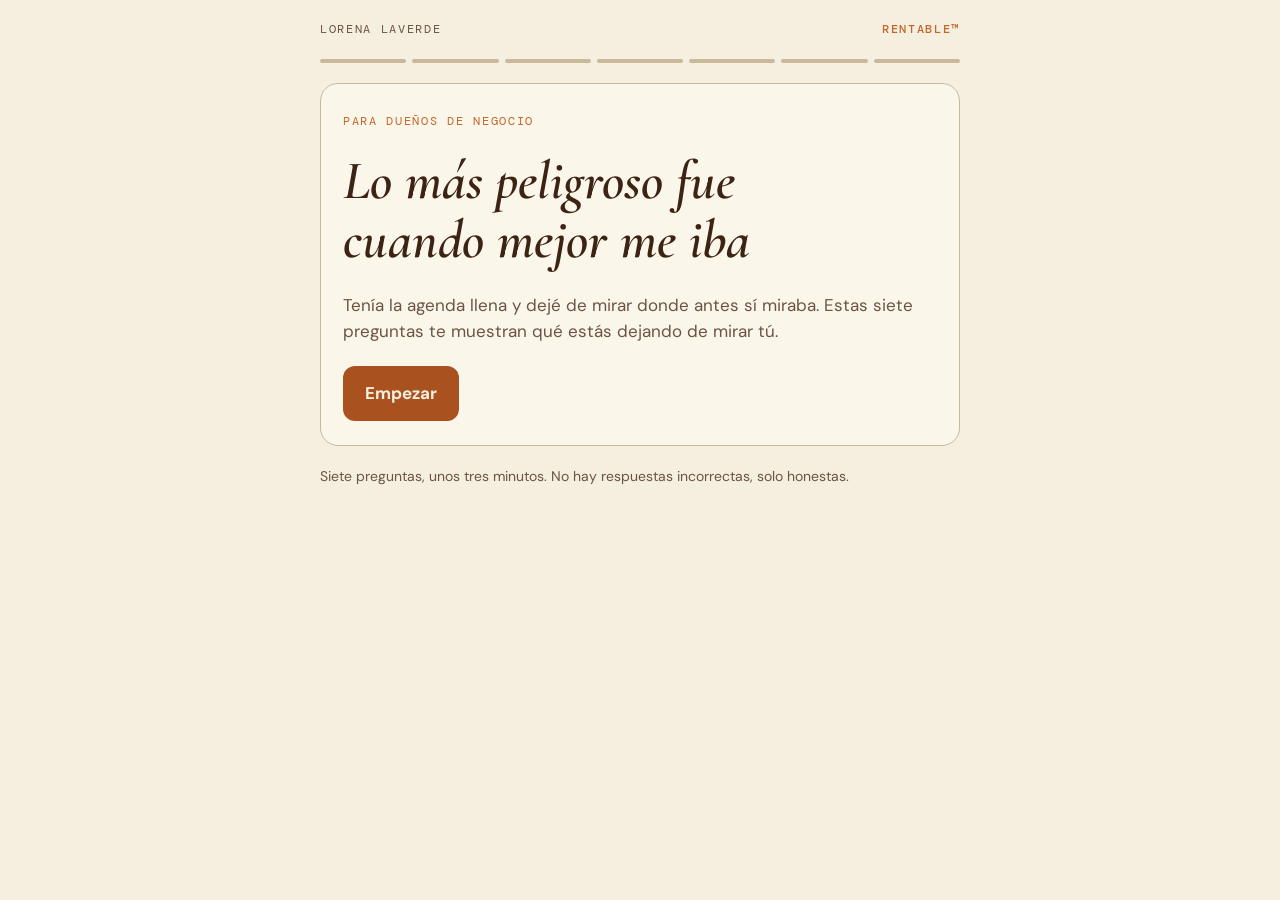
<file: rentabilidad/index.html>
<!doctype html>
<html lang="es">
<head>
<meta charset="utf-8">
<meta name="viewport" content="width=device-width,initial-scale=1,viewport-fit=cover">
<title>Siete preguntas Rentable | Lorena Laverde</title>
<meta name="description" content="Siete preguntas para ver qué estás dejando de mirar en tu negocio. Tres minutos, sin respuestas incorrectas.">
<meta property="og:title" content="Siete preguntas Rentable">
<meta property="og:description" content="Descubre qué estás dejando de mirar en tu negocio. Tres minutos.">
<meta name="robots" content="noindex">
<link rel="preconnect" href="https://fonts.googleapis.com">
<link rel="preconnect" href="https://fonts.gstatic.com" crossorigin>
<link rel="stylesheet" href="https://fonts.googleapis.com/css2?family=Cormorant+Garamond:ital,wght@0,500;0,600;1,500;1,600&family=DM+Sans:wght@400;500;700&family=DM+Mono:wght@400;500&display=swap">
<style>
:root {
  --bg: #F5EFE0; --card: #FBF6EA; --ink: #3D2314; --ink-2: #6B5443; --line: #C9B99A;
  --accent: #C4652A; --accent-strong: #A9521F; --on-accent: #F5EFE0;
  --ok: #7A9E7E; --warn: #D4A853; --alert: #C4652A; --on-chip: #3D2314;
  --font-display: "Cormorant Garamond", Georgia, "Times New Roman", serif;
  --font-body: "DM Sans", system-ui, -apple-system, "Segoe UI", sans-serif;
  --font-mono: "DM Mono", ui-monospace, Menlo, Consolas, monospace;
}
@media (prefers-color-scheme: dark) {
  :root:not([data-theme="light"]) {
    --bg: #2A170D; --card: #3D2314; --ink: #F5EFE0; --ink-2: #C9B99A; --line: #5E3E2B;
    --accent: #E08A4F; --accent-strong: #E08A4F; --on-accent: #2A170D;
    --ok: #8FB394; --warn: #D4A853; --alert: #E08A4F; --on-chip: #2A170D;
    color-scheme: dark;
  }
}
* { box-sizing: border-box; }
html { color-scheme: light dark; }
body { margin: 0; background: var(--bg); color: var(--ink); font-family: var(--font-body); font-size: 17px; line-height: 1.55; padding-inline: 16px; padding-block: 20px 48px; }
.wrap { max-width: 640px; margin-inline: auto; display: flex; flex-direction: column; gap: 20px; }
.brand { display: flex; justify-content: space-between; align-items: baseline; gap: 12px; font-family: var(--font-mono); font-size: 12px; letter-spacing: 0.14em; text-transform: uppercase; color: var(--ink-2); }
.brand b { color: var(--accent); font-weight: 500; }
.progress { display: grid; grid-template-columns: repeat(7, 1fr); gap: 6px; }
.progress i { height: 4px; background: var(--line); border-radius: 2px; transition: background .3s; }
.progress i.done { background: var(--accent); }
.progress i.now { background: var(--ink); }
.card { background: var(--card); border: 1px solid var(--line); border-radius: 18px; padding: 28px 22px 24px; display: flex; flex-direction: column; gap: 22px; min-width: 0; }
h1, h2 { font-family: var(--font-display); font-weight: 600; line-height: 1.08; margin: 0; text-wrap: balance; }
h1 { font-size: clamp(2.3rem, 9vw, 3.4rem); font-style: italic; }
h2 { font-size: clamp(1.8rem, 6.5vw, 2.5rem); }
p { margin: 0; }
.lead { color: var(--ink-2); max-width: 52ch; }
.kicker { font-family: var(--font-mono); font-size: 12px; letter-spacing: 0.14em; text-transform: uppercase; color: var(--accent); }
.opts { display: flex; flex-direction: column; gap: 10px; }
.opt { font: inherit; text-align: left; color: var(--ink); background: transparent; border: 1.5px solid var(--line); border-radius: 12px; padding: 14px 16px; cursor: pointer; display: flex; gap: 12px; align-items: flex-start; transition: border-color .15s, background .15s; }
.opt:hover:not(:disabled) { border-color: var(--accent); background: color-mix(in srgb, var(--accent) 8%, transparent); }
.opt:disabled { cursor: default; }
.opt .dot { flex: none; width: 18px; height: 18px; margin-top: 3px; border: 1.5px solid var(--ink-2); border-radius: 50%; display: grid; place-items: center; }
.opt.picked { border-color: var(--accent); background: color-mix(in srgb, var(--accent) 12%, transparent); }
.opt.picked .dot { border-color: var(--accent); background: var(--accent); }
.opt.picked .dot::after { content: ""; width: 6px; height: 6px; border-radius: 50%; background: var(--on-accent); }
.opt.faded { opacity: .45; }
button:focus-visible, a:focus-visible, input:focus-visible { outline: 3px solid var(--accent); outline-offset: 2px; }
.btn { font: inherit; font-weight: 700; background: var(--accent-strong); color: var(--on-accent); border: 0; border-radius: 12px; padding: 14px 22px; cursor: pointer; text-decoration: none; display: inline-flex; justify-content: center; align-items: center; gap: 8px; align-self: flex-start; }
.btn:hover { filter: brightness(1.08); }
.btn.ghost { background: transparent; color: var(--ink); border: 1.5px solid var(--line); }
.pause { border-top: 1px solid var(--line); padding-top: 20px; display: flex; flex-direction: column; gap: 18px; animation: rise .7s ease both; }
.pause q { font-family: var(--font-display); font-style: italic; font-size: clamp(1.5rem, 5.5vw, 2rem); line-height: 1.2; quotes: none; text-wrap: balance; }
.pause .btn { animation: rise .6s ease 1.1s both; }
@keyframes rise { from { opacity: 0; transform: translateY(8px); } to { opacity: 1; transform: none; } }
.map { list-style: none; margin: 0; padding: 0; display: flex; flex-direction: column; }
.map li { display: flex; justify-content: space-between; align-items: center; gap: 12px; padding: 12px 0; border-bottom: 1px solid var(--line); }
.map li:last-child { border-bottom: 0; }
.map .name { min-width: 0; }
.chip { flex: none; font-family: var(--font-mono); font-size: 12px; letter-spacing: .04em; padding: 5px 10px; border-radius: 999px; display: inline-flex; gap: 6px; align-items: center; color: var(--on-chip); }
.chip.s0 { background: var(--ok); } .chip.s1 { background: var(--warn); } .chip.s2 { background: var(--alert); }
.chip svg { width: 10px; height: 10px; flex: none; }
.start { background: color-mix(in srgb, var(--accent) 10%, transparent); border: 1px solid var(--accent); border-radius: 14px; padding: 18px; display: flex; flex-direction: column; gap: 6px; }
.start b { font-family: var(--font-mono); font-size: 12px; letter-spacing: .12em; text-transform: uppercase; color: var(--accent); font-weight: 500; }
.row { display: flex; flex-wrap: wrap; gap: 10px; }
form.mail { display: flex; flex-wrap: wrap; gap: 10px; }
form.mail input { flex: 1 1 220px; min-width: 0; font: inherit; color: var(--ink); background: var(--bg); border: 1.5px solid var(--line); border-radius: 12px; padding: 13px 14px; }
.fine { font-size: 14px; color: var(--ink-2); }
.num { font-family: var(--font-mono); }
.sr { position: absolute; width: 1px; height: 1px; overflow: hidden; clip: rect(0 0 0 0); white-space: nowrap; }
@media (prefers-reduced-motion: reduce) { .pause, .pause .btn { animation: none; } .opt, .progress i { transition: none; } }
</style>
</head>
<body>
<main class="wrap" id="app" aria-live="polite">
  <div class="brand"><span>Lorena Laverde</span><b>Rentable™</b></div>
  <div class="progress" id="progress" aria-hidden="true"></div>
  <section class="card" id="card"></section>
  <p class="fine" id="foot">Siete preguntas, unos tres minutos. No hay respuestas incorrectas, solo honestas.</p>
</main>

<script>
(function () {
  // Envío al formulario de MailerLite «Siete Preguntas Rentable - Mapa» (grupo «Siete Preguntas Rentable»).
  var MAILERLITE_ACTION = "https://assets.mailerlite.com/jsonp/2539461/forms/200895718533105419/subscribe";
  var WHATSAPP = "17063327508";

  var Q = [
    { key: "Margen por venta", q: "¿Qué te deja realmente cada venta?", sub: "No lo que facturas: lo que queda después de los costos directos.",
      opts: ["Lo sé con números, por producto o servicio", "Lo calculo a ojo", "Nunca lo he separado de lo que facturo"],
      quote: "Facturar no es lo mismo que ganar.",
      next: "Abre los costos directos de tu producto principal y calcula cuánto queda por cada venta." },
    { key: "Lo que más vendes y lo que más deja", q: "¿Cuál vendes más y cuál te deja más? ¿Son el mismo?", sub: "Puedes estar empujando justo lo que menos aporta.",
      opts: ["Los comparé y sé cuál es cuál", "Creo saberlo, pero no lo he comparado", "No lo sé"],
      quote: "Más ventas no son automáticamente un negocio mejor.",
      next: "Haz una lista de tus productos con dos columnas: cuánto vendes y cuánto te deja cada uno." },
    { key: "Clientes que ya preguntan", q: "¿Qué pasa con los clientes que ya te preguntan?", sub: "Cuántos reciben seguimiento, dónde se van y cuántos vuelven a comprar.",
      opts: ["Lo mido: preguntan, reciben seguimiento y compran", "Hago seguimiento, pero sin medirlo", "Se pierden y no sé cuántos"],
      quote: "A veces buscamos tráfico nuevo mientras dejamos dinero en el que ya llegó.",
      next: "Cuenta cuántas personas te preguntaron este mes y cuántas terminaron comprando." },
    { key: "Resistencia a una guerra de precios", q: "Si un competidor bajara sus precios mañana, ¿hasta dónde aguanta tu margen?", sub: "El mercado cambió para mí antes de que mi agenda me avisara.",
      opts: ["Sé hasta dónde puedo bajar sin perder", "Tengo una idea, pero no el número", "No lo he calculado"],
      quote: "Una agenda llena puede esconder lo que el mercado ya está cambiando.",
      next: "Calcula tu margen actual y cuánto quedaría si tuvieras que bajar tu precio un 10%." },
    { key: "Números que dejaste de mirar", q: "¿Qué número mirabas antes y hoy ya no miras?", sub: "Pasa más cuando las cosas van bien.",
      opts: ["Reviso mis números cada mes, aunque todo vaya bien", "Los miro cuando algo va mal", "Hace meses que no abro mis números"],
      quote: "Cuando todo funciona, hay problemas que dejan de parecer urgentes.",
      next: "Elige tres números y revísalos cada semana, quince minutos, aunque todo vaya bien." },
    { key: "Capacidad para crecer", q: "Si mañana llegaran el doble de clientes, ¿tu operación lo absorbe sin comerse el margen?", sub: "Pensar en cómo respondería tu equipo, tu tiempo y tus proveedores.",
      opts: ["Sé cuánto volumen soporta mi operación", "Creo que sí, pero no lo he probado", "Se me desordenaría"],
      quote: "Más demanda sobre un sistema desordenado hace más grande el problema.",
      next: "Anota qué se atrasa o se rompe primero cuando tienes mucha demanda." },
    { key: "Negocio sin ti", q: "Si no estás una semana, ¿qué se detiene en tu negocio?", sub: "Sin celular, sin llamadas, sin “solo una cosita”.",
      opts: ["Sigue funcionando sin mí", "Sigue, pero con llamadas mías", "Se detiene casi todo"],
      quote: "Que dependa de ti no es un defecto. Es un dato.",
      next: "Escribe cinco cosas que solo tú sabes hacer. Ahí está tu dependencia." }
  ];
  var LABEL = ["Lo veo", "A ojo", "Sin mirar"];
  var ICON = [
    '<svg viewBox="0 0 10 10" aria-hidden="true"><path d="M1.5 5.5l2.3 2.3L8.5 2.5" fill="none" stroke="currentColor" stroke-width="1.8"/></svg>',
    '<svg viewBox="0 0 10 10" aria-hidden="true"><path d="M1.5 5h7" fill="none" stroke="currentColor" stroke-width="1.8"/></svg>',
    '<svg viewBox="0 0 10 10" aria-hidden="true"><circle cx="5" cy="5" r="3.4" fill="none" stroke="currentColor" stroke-width="1.8"/></svg>'
  ];

  var card = document.getElementById("card");
  var progress = document.getElementById("progress");
  var foot = document.getElementById("foot");
  var answers = [];
  var reduce = window.matchMedia && matchMedia("(prefers-reduced-motion: reduce)").matches;

  function esc(s) { return String(s).replace(/[&<>"]/g, function (c) { return { "&": "&amp;", "<": "&lt;", ">": "&gt;", '"': "&quot;" }[c]; }); }
  function setProgress(i) {
    var h = "";
    for (var n = 0; n < Q.length; n++) h += '<i class="' + (n < i ? "done" : n === i ? "now" : "") + '"></i>';
    progress.innerHTML = h;
  }

  function intro() {
    setProgress(-1);
    foot.hidden = false;
    card.innerHTML =
      '<p class="kicker">Para dueños de negocio</p>' +
      '<h1>Lo más peligroso fue cuando mejor me iba</h1>' +
      '<p class="lead">Tenía la agenda llena y dejé de mirar donde antes sí miraba. Estas siete preguntas te muestran qué estás dejando de mirar tú.</p>' +
      '<button class="btn" id="go" type="button">Empezar</button>';
    document.getElementById("go").onclick = function () { ask(0); };
  }

  function ask(i) {
    setProgress(i);
    var q = Q[i];
    var opts = q.opts.map(function (t, k) {
      return '<button class="opt" type="button" data-k="' + k + '"><span class="dot"></span><span>' + esc(t) + "</span></button>";
    }).join("");
    card.innerHTML =
      '<p class="kicker num">Pregunta ' + (i + 1) + " de " + Q.length + "</p>" +
      "<h2>" + esc(q.q) + "</h2>" +
      '<p class="lead">' + esc(q.sub) + "</p>" +
      '<div class="opts" id="opts">' + opts + "</div>" +
      '<div id="after"></div>';
    var btns = card.querySelectorAll(".opt");
    Array.prototype.forEach.call(btns, function (b) {
      b.onclick = function () {
        var k = +b.getAttribute("data-k");
        answers[i] = k;
        Array.prototype.forEach.call(btns, function (x) {
          x.disabled = true;
          if (x === b) x.classList.add("picked"); else x.classList.add("faded");
        });
        var last = i === Q.length - 1;
        document.getElementById("after").innerHTML =
          '<div class="pause"><q>' + esc(q.quote) + '</q><button class="btn" id="nx" type="button">' + (last ? "Ver mi mapa" : "Siguiente") + "</button></div>";
        var nx = document.getElementById("nx");
        nx.onclick = function () { last ? result() : ask(i + 1); };
        try { nx.scrollIntoView({ behavior: reduce ? "auto" : "smooth", block: "nearest" }); } catch (e) {}
      };
    });
    try { window.scrollTo({ top: 0, behavior: "auto" }); } catch (e) {}
  }

  function result() {
    setProgress(Q.length);
    foot.hidden = true;
    var total = answers.reduce(function (a, b) { return a + b; }, 0);
    var head, body;
    if (total <= 4) { head = "Estás mirando casi todo."; body = "Tu reto es sostener la costumbre cuando el negocio va bien, que es justo cuando se suelta."; }
    else if (total <= 9) { head = "Donde hay intuición, hay oportunidad."; body = "Ya sabes que estos números importan. Convertir lo que calculas a ojo en cifras te da control antes de que el mercado te lo pida."; }
    else { head = "Hay mucho que hoy no estás viendo."; body = "No es una falla tuya. Es lo que pasa cuando el negocio te absorbe. La buena noticia es que casi todo se resuelve abriendo los números que ya tienes."; }

    var worst = 0;
    for (var n = 1; n < Q.length; n++) if (answers[n] > answers[worst]) worst = n;
    var startHtml = answers[worst] === 0
      ? '<div class="start"><b>Para sostenerlo</b><p>Elige un día fijo al mes para revisar estos siete puntos. Lo que funciona hoy se descuida cuando todo va bien.</p></div>'
      : '<div class="start"><b>Empieza por aquí</b><p><strong>' + esc(Q[worst].key) + ".</strong> " + esc(Q[worst].next) + "</p></div>";

    var map = Q.map(function (q, i) {
      var s = answers[i];
      return '<li><span class="name">' + esc(q.key) + '</span><span class="chip s' + s + '">' + ICON[s] + LABEL[s] + "</span></li>";
    }).join("");

    var seen = answers.filter(function (a) { return a === 0; }).length;
    var msg = "Hola Lorena, hice las 7 preguntas de rentabilidad. Veo " + seen + " de 7 con números. Quiero conversar sobre: " + Q[worst].key + ".";
    var wa = "https://wa.me/" + WHATSAPP + "?text=" + encodeURIComponent(msg);

    card.innerHTML =
      '<p class="kicker">Tu mapa</p>' +
      "<h2>" + esc(head) + "</h2>" +
      '<p class="lead">' + esc(body) + "</p>" +
      '<ul class="map" aria-label="Resultado por pregunta">' + map + "</ul>" +
      startHtml +
      '<div class="pause" style="animation:none"><p><strong>¿Quieres que lo miremos juntas?</strong></p>' +
      '<p class="fine">Escríbeme por WhatsApp con tu resultado y conversamos sobre lo que más te inquietó. Sin compromiso.</p>' +
      '<div class="row"><a class="btn" href="' + wa + '" target="_blank" rel="noopener">Escribirme por WhatsApp</a>' +
      '<button class="btn ghost" id="again" type="button">Volver a empezar</button></div>' +
      '<p class="fine">También puedes escribir al <span class="num">+1 706 332 7508</span>.</p></div>' +
      '<form class="mail" id="mail"><label class="sr" for="em">Tu correo</label>' +
      '<input id="em" type="email" required autocomplete="email" placeholder="Tu correo, para recibir tu mapa">' +
      '<button class="btn" type="submit">Enviarme mi mapa</button></form>' +
      '<p class="fine" id="mailmsg">Solo te escribiré sobre rentabilidad. Puedes darte de baja cuando quieras.</p>';

    document.getElementById("again").onclick = function () { answers = []; intro(); };
    document.getElementById("mail").onsubmit = function (e) {
      e.preventDefault();
      var email = document.getElementById("em").value.trim();
      var out = document.getElementById("mailmsg");
      if (!email) { out.textContent = "Escribe tu correo para continuar."; return; }
      var fd = new FormData();
      fd.append("fields[email]", email);
      fd.append("ml-submit", "1");
      fd.append("anticsrf", "true");
      fetch(MAILERLITE_ACTION, { method: "POST", body: fd, mode: "no-cors" })
        .then(function () { out.textContent = "Listo. Revisa tu correo en unos minutos (y la carpeta de promociones)."; document.getElementById("mail").hidden = true; })
        .catch(function () { out.textContent = "No pude enviarlo. Intenta de nuevo o escríbeme por WhatsApp."; });
    };
    try { window.scrollTo({ top: 0, behavior: "auto" }); } catch (e) {}
  }

  intro();
})();
</script>
</body>
</html>
</file>
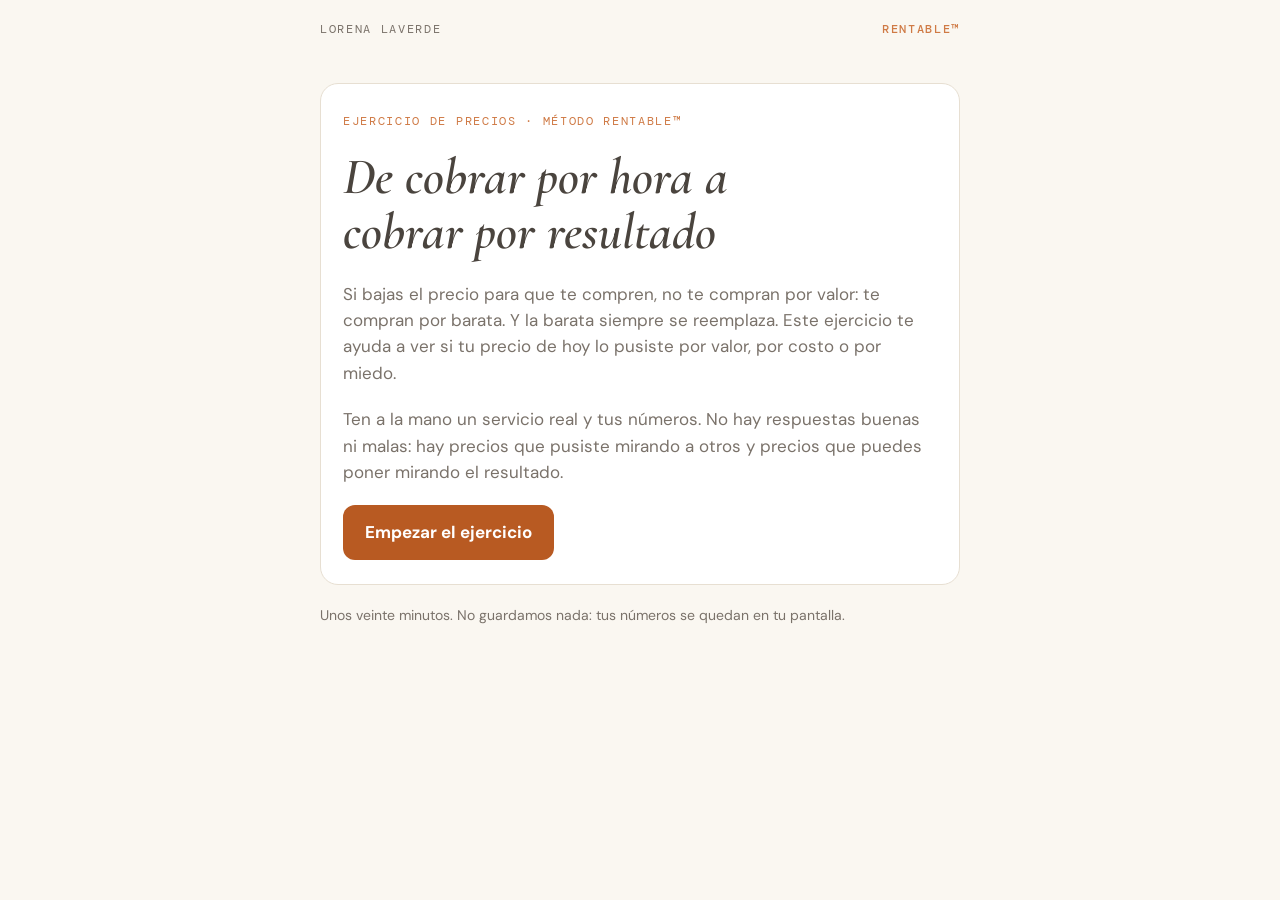
<file: lorena-laverde-web/precios/index.html>
<!doctype html>
<html lang="es">
<head>
<meta charset="utf-8">
<meta name="viewport" content="width=device-width,initial-scale=1,viewport-fit=cover">
<title>Ejercicio de precios Rentable | Lorena Laverde</title>
<meta name="description" content="Del miedo a cobrar al precio por valor. Un ejercicio de seis pasos, unos veinte minutos, con tus números reales.">
<meta property="og:title" content="Ejercicio de precios Rentable">
<meta property="og:description" content="Descubre si tu precio lo pusiste por valor, por costo o por miedo.">
<meta name="robots" content="noindex">
<link rel="preconnect" href="https://fonts.googleapis.com">
<link rel="preconnect" href="https://fonts.gstatic.com" crossorigin>
<link rel="stylesheet" href="https://fonts.googleapis.com/css2?family=Cormorant+Garamond:ital,wght@0,500;0,600;1,500;1,600&family=DM+Sans:wght@400;500;700&family=DM+Mono:wght@400;500&display=swap">
<style>
:root {
  --bg: #FAF7F1; --card: #FFFFFF; --ink: #4A443E; --ink-2: #7A726A; --line: #E7DFD2;
  --accent: #CF7A45; --accent-strong: #B85A22; --on-accent: #FFFFFF;
  --ok: #8BAE8F; --warn: #E2B964; --alert: #D98757; --on-chip: #3F3A35;
  --font-display: "Cormorant Garamond", Georgia, "Times New Roman", serif;
  --font-body: "DM Sans", system-ui, -apple-system, "Segoe UI", sans-serif;
  --font-mono: "DM Mono", ui-monospace, Menlo, Consolas, monospace;
  color-scheme: light;
}
* { box-sizing: border-box; }
body { margin: 0; background: var(--bg); color: var(--ink); font-family: var(--font-body); font-size: 17px; line-height: 1.55; padding-inline: 16px; padding-block: 20px 48px; }
.wrap { max-width: 640px; margin-inline: auto; display: flex; flex-direction: column; gap: 20px; }
.brand { display: flex; justify-content: space-between; align-items: baseline; gap: 12px; font-family: var(--font-mono); font-size: 12px; letter-spacing: 0.14em; text-transform: uppercase; color: var(--ink-2); }
.brand b { color: var(--accent); font-weight: 500; }
.progress { display: grid; grid-template-columns: repeat(6, 1fr); gap: 6px; }
.progress i { height: 4px; background: var(--line); border-radius: 2px; transition: background .3s; }
.progress i.done { background: var(--accent); }
.progress i.now { background: var(--ink); }
.card { background: var(--card); border: 1px solid var(--line); border-radius: 18px; padding: 28px 22px 24px; display: flex; flex-direction: column; gap: 20px; min-width: 0; }
h1, h2 { font-family: var(--font-display); font-weight: 600; line-height: 1.08; margin: 0; text-wrap: balance; }
h1 { font-size: clamp(2.2rem, 9vw, 3.2rem); font-style: italic; }
h2 { font-size: clamp(1.7rem, 6.5vw, 2.3rem); }
p { margin: 0; }
.lead { color: var(--ink-2); max-width: 54ch; }
.kicker { font-family: var(--font-mono); font-size: 12px; letter-spacing: 0.14em; text-transform: uppercase; color: var(--accent); }
.fields { display: flex; flex-direction: column; gap: 14px; }
label { display: flex; flex-direction: column; gap: 6px; font-weight: 500; font-size: 15px; }
label small { font-weight: 400; color: var(--ink-2); font-size: 14px; }
input[type=text], input[type=number], input[type=tel], textarea { font: inherit; color: var(--ink); background: var(--bg); border: 1.5px solid var(--line); border-radius: 12px; padding: 12px 14px; width: 100%; min-width: 0; }
textarea { resize: vertical; min-height: 84px; }
.money { position: relative; }
.money span { position: absolute; left: 14px; top: 50%; transform: translateY(-50%); color: var(--ink-2); font-family: var(--font-mono); }
.money input { padding-left: 30px; }
.two { display: grid; grid-template-columns: 1fr 1fr; gap: 12px; }
@media (max-width: 460px) { .two { grid-template-columns: 1fr; } }
button:focus-visible, a:focus-visible, input:focus-visible, textarea:focus-visible { outline: 3px solid var(--accent); outline-offset: 2px; }
.btn { font: inherit; font-weight: 700; background: var(--accent-strong); color: var(--on-accent); border: 0; border-radius: 12px; padding: 14px 22px; cursor: pointer; text-decoration: none; display: inline-flex; justify-content: center; align-items: center; gap: 8px; }
.btn:hover { filter: brightness(1.08); }
.btn.ghost { background: transparent; color: var(--ink); border: 1.5px solid var(--line); }
.nav { display: flex; flex-wrap: wrap; gap: 10px; justify-content: space-between; }
.calc { background: color-mix(in srgb, var(--accent) 9%, transparent); border: 1px solid var(--accent); border-radius: 14px; padding: 16px 18px; display: flex; flex-direction: column; gap: 4px; }
.calc b { font-family: var(--font-mono); font-size: 12px; letter-spacing: .12em; text-transform: uppercase; color: var(--accent-strong); font-weight: 500; }
.calc .big { font-family: var(--font-display); font-size: 2.2rem; font-weight: 600; line-height: 1.1; }
.note { background: var(--bg); border: 1px solid var(--line); border-radius: 12px; padding: 12px 14px; font-size: 15px; color: var(--ink-2); }
.scale { display: flex; flex-direction: column; gap: 8px; }
.bar { position: relative; height: 12px; border-radius: 8px; background: linear-gradient(90deg, var(--alert), var(--warn) 45%, var(--ok)); }
.bar i { position: absolute; top: -5px; width: 4px; height: 22px; border-radius: 2px; background: var(--ink); transform: translateX(-2px); }
.bar-legend { display: flex; justify-content: space-between; font-family: var(--font-mono); font-size: 12px; color: var(--ink-2); gap: 8px; }
.checks { display: flex; flex-direction: column; gap: 10px; }
.chk { font: inherit; text-align: left; color: var(--ink); background: transparent; border: 1.5px solid var(--line); border-radius: 12px; padding: 14px 16px; cursor: pointer; display: flex; gap: 12px; align-items: flex-start; transition: border-color .15s, background .15s; font-weight: 400; }
.chk:hover { border-color: var(--accent); }
.chk .box { flex: none; width: 20px; height: 20px; margin-top: 2px; border: 1.5px solid var(--ink-2); border-radius: 6px; display: grid; place-items: center; }
.chk[aria-pressed="true"] { border-color: var(--accent); background: color-mix(in srgb, var(--accent) 12%, transparent); }
.chk[aria-pressed="true"] .box { border-color: var(--accent); background: var(--accent); }
.chk[aria-pressed="true"] .box::after { content: ""; width: 9px; height: 5px; border-left: 2px solid var(--on-accent); border-bottom: 2px solid var(--on-accent); transform: rotate(-45deg) translate(1px, -1px); }
.quote { font-family: var(--font-display); font-style: italic; font-size: clamp(1.4rem, 5.5vw, 1.9rem); line-height: 1.25; text-wrap: balance; border-left: 3px solid var(--accent); padding-left: 16px; }
.summary { list-style: none; margin: 0; padding: 0; display: flex; flex-direction: column; }
.summary li { display: flex; justify-content: space-between; gap: 14px; padding: 11px 0; border-bottom: 1px solid var(--line); }
.summary li:last-child { border-bottom: 0; }
.summary span:last-child { font-family: var(--font-mono); text-align: right; }
.fine { font-size: 14px; color: var(--ink-2); }
.row { display: flex; flex-wrap: wrap; gap: 10px; }
.sr { position: absolute; width: 1px; height: 1px; overflow: hidden; clip: rect(0 0 0 0); white-space: nowrap; }
@media (prefers-reduced-motion: reduce) { .progress i, .chk { transition: none; } }
@media print { .progress, .nav, .row, .brand { display: none; } body { background: #fff; } .card { border: 0; padding: 0; } }
</style>
</head>
<body>
<main class="wrap" id="app" aria-live="polite">
  <div class="brand"><span>Lorena Laverde</span><b>Rentable™</b></div>
  <div class="progress" id="progress" aria-hidden="true"></div>
  <section class="card" id="card"></section>
  <p class="fine" id="foot"></p>
</main>

<script>
(function () {
  var WHATSAPP = "17063327508";
  var card = document.getElementById("card");
  var progress = document.getElementById("progress");
  var foot = document.getElementById("foot");
  var step = 0; // 0 = portada, 1..6 pasos, 7 = resumen
  var D = {
    servicio: "", resultado: "",
    perdidaMes: "", horasPerdidas: "",
    horas: "", valorHora: "", herramientas: "", marketing: "", otros: "", margen: "20",
    hoy: "",
    motivos: [],
    inversion: ""
  };

  var MOTIVOS = [
    { id: "otros", t: "Lo puse mirando lo que cobra otra persona", fuga: true },
    { id: "miedo", t: "Lo bajé porque me dio miedo que dijeran que era caro", fuga: true },
    { id: "sinpedir", t: "Lo bajé para que me compraran, sin que nadie me pidiera descuento", fuga: true },
    { id: "horas", t: "Lo calculé por mis horas, no por el resultado", fuga: true },
    { id: "valor", t: "Lo pensé desde el resultado y lo que vale para mi cliente", fuga: false }
  ];

  function esc(s) { return String(s).replace(/[&<>"]/g, function (c) { return { "&": "&amp;", "<": "&lt;", ">": "&gt;", '"': "&quot;" }[c]; }); }
  function num(v) { var n = parseFloat(String(v).replace(/[^0-9.\-]/g, "")); return isFinite(n) && n > 0 ? n : 0; }
  function money(n) { return "$" + Math.round(n).toLocaleString("en-US"); }
  function roundTen(n) { return Math.ceil(n / 10) * 10; }
  function costo() { return num(D.horas) * num(D.valorHora) + num(D.herramientas) + num(D.marketing) + num(D.otros); }
  function piso() { return costo() * (1 + num(D.margen) / 100); }
  function valor6() { return num(D.perdidaMes) * 6; }

  function renderProgress() {
    var h = "";
    for (var i = 1; i <= 6; i++) h += '<i class="' + (step > i || step === 7 ? "done" : step === i ? "now" : "") + '"></i>';
    progress.innerHTML = h;
    progress.style.visibility = step === 0 ? "hidden" : "visible";
  }

  function moneyField(id, label, hint, val) {
    return '<label>' + label + (hint ? '<small>' + hint + '</small>' : '') +
      '<span class="money"><span>$</span><input type="number" inputmode="decimal" min="0" step="any" id="' + id + '" value="' + esc(val) + '"></span></label>';
  }
  function navHtml(last) {
    return '<div class="nav"><button class="btn ghost" id="back" type="button">Atrás</button>' +
      '<button class="btn" id="next" type="button">' + (last || "Siguiente") + '</button></div>';
  }
  function bind(map) {
    Object.keys(map).forEach(function (id) {
      var el = document.getElementById(id);
      if (el) el.addEventListener("input", function () { D[map[id]] = el.value; live(); });
    });
    var b = document.getElementById("back"), n = document.getElementById("next");
    if (b) b.addEventListener("click", function () { go(step - 1); });
    if (n) n.addEventListener("click", function () { go(step + 1); });
  }
  var live = function () {};

  function go(s) {
    step = s; live = function () {}; render();
    window.scrollTo({ top: 0, behavior: window.matchMedia && matchMedia("(prefers-reduced-motion: reduce)").matches ? "auto" : "smooth" });
    var h = card.querySelector("h1,h2"); if (h) { h.setAttribute("tabindex", "-1"); h.focus({ preventScroll: true }); }
  }

  function render() {
    renderProgress();
    foot.textContent = step === 0 ? "Unos veinte minutos. No guardamos nada: tus números se quedan en tu pantalla." :
      step < 7 ? "Paso " + step + " de 6. Tus números no se guardan ni se envían a ningún lado." : "";
    ({ 0: cover, 1: s1, 2: s2, 3: s3, 4: s4, 5: s5, 6: s6, 7: done })[step]();
  }

  function cover() {
    card.innerHTML = '<p class="kicker">Ejercicio de precios · Método Rentable™</p>' +
      '<h1>De cobrar por hora a cobrar por resultado</h1>' +
      '<p class="lead">Si bajas el precio para que te compren, no te compran por valor: te compran por barata. Y la barata siempre se reemplaza. ' +
      'Este ejercicio te ayuda a ver si tu precio de hoy lo pusiste por valor, por costo o por miedo.</p>' +
      '<p class="lead">Ten a la mano un servicio real y tus números. No hay respuestas buenas ni malas: hay precios que pusiste mirando a otros y precios que puedes poner mirando el resultado.</p>' +
      '<div class="row"><button class="btn" id="start" type="button">Empezar el ejercicio</button></div>';
    document.getElementById("start").addEventListener("click", function () { go(1); });
  }

  function s1() {
    card.innerHTML = '<p class="kicker">Paso 1 · El resultado</p><h2>¿Qué resultado compra tu cliente?</h2>' +
      '<p class="lead">Tu cliente no compra horas: compra un resultado. Escríbelo con sus palabras, no con las tuyas: qué quiere dejar de sufrir o qué quiere lograr. Habla del resultado al que apunta tu servicio, sin prometer garantías.</p>' +
      '<div class="fields"><label>Servicio que vas a analizar<input type="text" id="servicio" value="' + esc(D.servicio) + '" placeholder="Por ejemplo: asesoría de ventas"></label>' +
      '<label>El resultado que busca tu cliente, en sus palabras<textarea id="resultado" placeholder="Por ejemplo: saber cuánto gana de verdad y dejar de trabajar sin parar">' + esc(D.resultado) + '</textarea></label></div>' +
      navHtml();
    bind({ servicio: "servicio", resultado: "resultado" });
  }

  function s2() {
    card.innerHTML = '<p class="kicker">Paso 2 · El tamaño del problema</p><h2>¿Cuánto le cuesta NO resolverlo?</h2>' +
      '<p class="lead">Con una estimación honesta de tu cliente típico: lo que le cuesta seguir igual. Dinero que se le va, tiempo que pierde, ventas que no cierra. Ese es el tamaño del problema que resuelves.</p>' +
      '<div class="fields">' + moneyField("perdidaMes", "Dinero que pierde o deja de ganar al mes", "Tu mejor estimación, no hace falta que sea exacta.", D.perdidaMes) +
      '<label>Horas que pierde al mes por no tenerlo resuelto<input type="number" inputmode="decimal" min="0" step="any" id="horasPerdidas" value="' + esc(D.horasPerdidas) + '"></label></div>' +
      '<div class="calc"><b>Seguir igual 6 meses le cuesta, aproximadamente</b><span class="big" id="v6"></span></div>' +
      '<p class="note">Es una estimación tuya sobre tu cliente, no un dato de mercado. Si no la sabes, pregúntasela en tu próxima conversación: es la mejor pregunta de venta que existe.</p>' +
      navHtml();
    bind({ perdidaMes: "perdidaMes", horasPerdidas: "horasPerdidas" });
    live = function () { document.getElementById("v6").textContent = money(valor6()); }; live();
  }

  function s3() {
    card.innerHTML = '<p class="kicker">Paso 3 · Tu piso</p><h2>Lo mínimo que tu precio debe cubrir</h2>' +
      '<p class="lead">El costo no es tu precio: es tu piso. Suma lo que te cuesta entregar el servicio y añade un margen. Como referencia general, el margen mínimo para servicios y consultoría es de 20%.</p>' +
      '<div class="fields"><div class="two"><label>Horas que dedicas a entregarlo<input type="number" inputmode="decimal" min="0" step="any" id="horas" value="' + esc(D.horas) + '"></label>' +
      moneyField("valorHora", "Lo que vale tu hora", "", D.valorHora) + '</div>' +
      moneyField("herramientas", "Herramientas y plataformas", "", D.herramientas) +
      moneyField("marketing", "Marketing para conseguir a este cliente", "", D.marketing) +
      moneyField("otros", "Comisiones, ayudas externas, otros", "", D.otros) +
      '<label>Margen que quieres ganar (%)<input type="number" inputmode="decimal" min="0" step="any" id="margen" value="' + esc(D.margen) + '"></label></div>' +
      '<div class="calc"><b>Mi costo total</b><span class="big" id="c"></span><b style="margin-top:10px">Mi piso (costo + margen)</b><span class="big" id="p"></span></div>' +
      navHtml();
    bind({ horas: "horas", valorHora: "valorHora", herramientas: "herramientas", marketing: "marketing", otros: "otros", margen: "margen" });
    live = function () { document.getElementById("c").textContent = money(costo()); document.getElementById("p").textContent = money(piso()); }; live();
  }

  function s4() {
    card.innerHTML = '<p class="kicker">Paso 4 · Tu precio</p><h2>Ubica tu precio entre el piso y el valor</h2>' +
      '<p class="lead">Tu precio vive entre dos números: abajo, lo que te cuesta (tu piso). Arriba, lo que vale el resultado para tu cliente. Un precio pegado al piso te vuelve «la barata»; uno pensado desde el valor se defiende solo.</p>' +
      '<div class="fields">' + moneyField("hoy", "Lo que cobras hoy por este servicio", "", D.hoy) + '</div>' +
      '<div class="scale" id="scale"></div><div id="msg"></div>' + navHtml();
    bind({ hoy: "hoy" });
    live = function () {
      var p = piso(), v = valor6(), h = num(D.hoy), out = "", msg = "";
      if (h && (p || v)) {
        var top = Math.max(v, p, h) * 1.1, pos = Math.min(100, h / top * 100);
        out = '<div class="bar"><i style="left:' + pos + '%"></i></div><div class="bar-legend"><span>$0</span><span>Tu piso ' + money(p) + '</span><span>Valor ' + money(v) + '</span></div>';
      }
      if (h && p && h < p) msg = 'Estás cobrando <b>' + money(p - h) + ' por debajo de tu piso</b>. Así el negocio paga tu servicio con tu propio bolsillo.';
      else if (h && p && h >= p && v) msg = 'Cobras <b>' + money(h) + '</b>, lo que equivale al <b>' + Math.round(h / v * 100) + '%</b> de lo que le cuesta a tu cliente seguir igual 6 meses. ¿Ese precio lo pusiste por valor?';
      else if (h && p && h >= p) msg = 'Estás por encima de tu piso. Falta el otro lado: volver al paso 2 y estimar cuánto le cuesta al cliente no resolverlo.';
      document.getElementById("scale").innerHTML = out;
      document.getElementById("msg").innerHTML = msg ? '<p class="note">' + msg + '</p>' : "";
    }; live();
  }

  function s5() {
    var html = "";
    MOTIVOS.forEach(function (m) {
      html += '<button type="button" class="chk" data-id="' + m.id + '" aria-pressed="' + (D.motivos.indexOf(m.id) > -1) + '"><span class="box"></span><span>' + m.t + '</span></button>';
    });
    card.innerHTML = '<p class="kicker">Paso 5 · La prueba del miedo</p><h2>¿Por qué tienes ese precio?</h2>' +
      '<p class="lead">Marca con honestidad el motivo real detrás del precio que cobras hoy. Puedes marcar más de uno.</p>' +
      '<div class="checks">' + html + '</div><div id="msg"></div>' + navHtml();
    var msg = document.getElementById("msg");
    function upd() {
      var fuga = D.motivos.some(function (id) { return id !== "valor"; });
      msg.innerHTML = !D.motivos.length ? "" : fuga ?
        '<p class="note">Marcaste al menos una de las cuatro primeras: ahí está tu fuga. La última es el punto al que queremos llegar.</p>' :
        '<p class="note">Tu precio nació del valor. Ahora toca que lo digas sin disculparte.</p>';
    }
    card.querySelectorAll(".chk").forEach(function (b) {
      b.addEventListener("click", function () {
        var id = b.getAttribute("data-id"), i = D.motivos.indexOf(id);
        if (i > -1) D.motivos.splice(i, 1); else D.motivos.push(id);
        b.setAttribute("aria-pressed", i === -1); upd();
      });
    });
    upd(); bind({});
  }

  function frase() {
    return "El resultado al que apunta mi servicio es " + (D.resultado.trim() || "____") + ". La inversión es " + (num(D.inversion) ? money(num(D.inversion)) : "$____") + ".";
  }

  function s6() {
    if (!D.inversion && num(D.hoy)) D.inversion = String(num(D.hoy));
    card.innerHTML = '<p class="kicker">Paso 6 · Cómo lo dices</p><h2>Reescribe cómo dices tu precio</h2>' +
      '<p class="lead">Deja de decir «cobro X por hora». Di el resultado y después la inversión, sin disculparte.</p>' +
      '<div class="fields">' + moneyField("inversion", "La inversión que quieres decir en voz alta", "Puedes dejar tu precio de hoy o probar uno nuevo.", D.inversion) + '</div>' +
      '<p class="quote" id="frase"></p>' +
      '<p class="note">Léela en voz alta. Si te sale una disculpa antes del número, vuelve al paso 2 y reescríbela.</p>' + navHtml("Ver mi resumen");
    bind({ inversion: "inversion" });
    live = function () { document.getElementById("frase").textContent = "«" + frase() + "»"; }; live();
  }

  function resumenTexto() {
    var l = ["Mi ejercicio de precios · Método Rentable™ (Lorena Laverde)"];
    if (D.servicio) l.push("Servicio: " + D.servicio);
    if (D.resultado) l.push("Resultado que busca mi cliente: " + D.resultado);
    if (valor6()) l.push("Seguir igual 6 meses le cuesta (estimado): " + money(valor6()));
    l.push("Mi costo total: " + money(costo()) + " | Mi piso: " + money(piso()));
    if (num(D.hoy)) l.push("Cobro hoy: " + money(num(D.hoy)));
    l.push("Mi frase: " + frase());
    return l.join("\n");
  }

  function done() {
    var rows = '<li><span>Mi costo total</span><span>' + money(costo()) + '</span></li>' +
      '<li><span>Mi piso (costo + ' + (num(D.margen) || 0) + '%)</span><span>' + money(piso()) + '</span></li>' +
      (valor6() ? '<li><span>Seguir igual 6 meses le cuesta</span><span>' + money(valor6()) + '</span></li>' : "") +
      (num(D.hoy) ? '<li><span>Lo que cobro hoy</span><span>' + money(num(D.hoy)) + '</span></li>' : "");
    var fuga = D.motivos.filter(function (id) { return id !== "valor"; }).length;
    var wa = "https://wa.me/" + WHATSAPP + "?text=" + encodeURIComponent("Hola Lorena, hice el ejercicio de precios y quiero que miremos cómo estoy cobrando hoy.");
    card.innerHTML = '<p class="kicker">Tu resumen</p><h2>Ya miraste donde casi nadie mira</h2>' +
      '<ul class="summary">' + rows + '</ul>' +
      (fuga ? '<p class="note">Marcaste ' + fuga + (fuga === 1 ? ' motivo' : ' motivos') + ' de miedo o comparación detrás de tu precio. Ahí es donde se pierde el dinero que no ves.</p>' : "") +
      '<p class="quote">«' + esc(frase()) + '»</p>' +
      '<div class="row"><button class="btn" id="copy" type="button">Copiar mi resumen</button><button class="btn ghost" id="print" type="button">Guardar como PDF</button></div>' +
      '<div class="calc"><b>¿Lo miramos juntas?</b><p>Si viste que cobras por miedo, o no sabes dónde se te va el dinero, escríbeme y vemos cómo estás cobrando hoy.</p>' +
      '<div class="row" style="margin-top:10px"><a class="btn" href="' + wa + '" target="_blank" rel="noopener">Escribirme por WhatsApp</a></div></div>' +
      '<p class="fine">Adaptado de los principios de fijación de precios del método Smart Pricing (Digital Journi LLC, en colaboración con Vilma Núñez, Ph.D.), con el enfoque de Método Rentable™. Las cifras de referencia son orientativas; tus resultados dependen de tu negocio.</p>' +
      '<div class="nav"><button class="btn ghost" id="back" type="button">Volver al paso 6</button><button class="btn ghost" id="again" type="button">Empezar de nuevo</button></div>';
    document.getElementById("back").addEventListener("click", function () { go(6); });
    document.getElementById("again").addEventListener("click", function () {
      D = { servicio: "", resultado: "", perdidaMes: "", horasPerdidas: "", horas: "", valorHora: "", herramientas: "", marketing: "", otros: "", margen: "20", hoy: "", motivos: [], inversion: "" };
      go(0);
    });
    document.getElementById("print").addEventListener("click", function () { window.print(); });
    var cp = document.getElementById("copy");
    cp.addEventListener("click", function () {
      var t = resumenTexto();
      function ok() { cp.textContent = "Copiado"; setTimeout(function () { cp.textContent = "Copiar mi resumen"; }, 2000); }
      if (navigator.clipboard && navigator.clipboard.writeText) navigator.clipboard.writeText(t).then(ok, function () { window.prompt("Copia tu resumen:", t); });
      else window.prompt("Copia tu resumen:", t);
    });
  }

  render();
})();
</script>
</body>
</html>
</file>
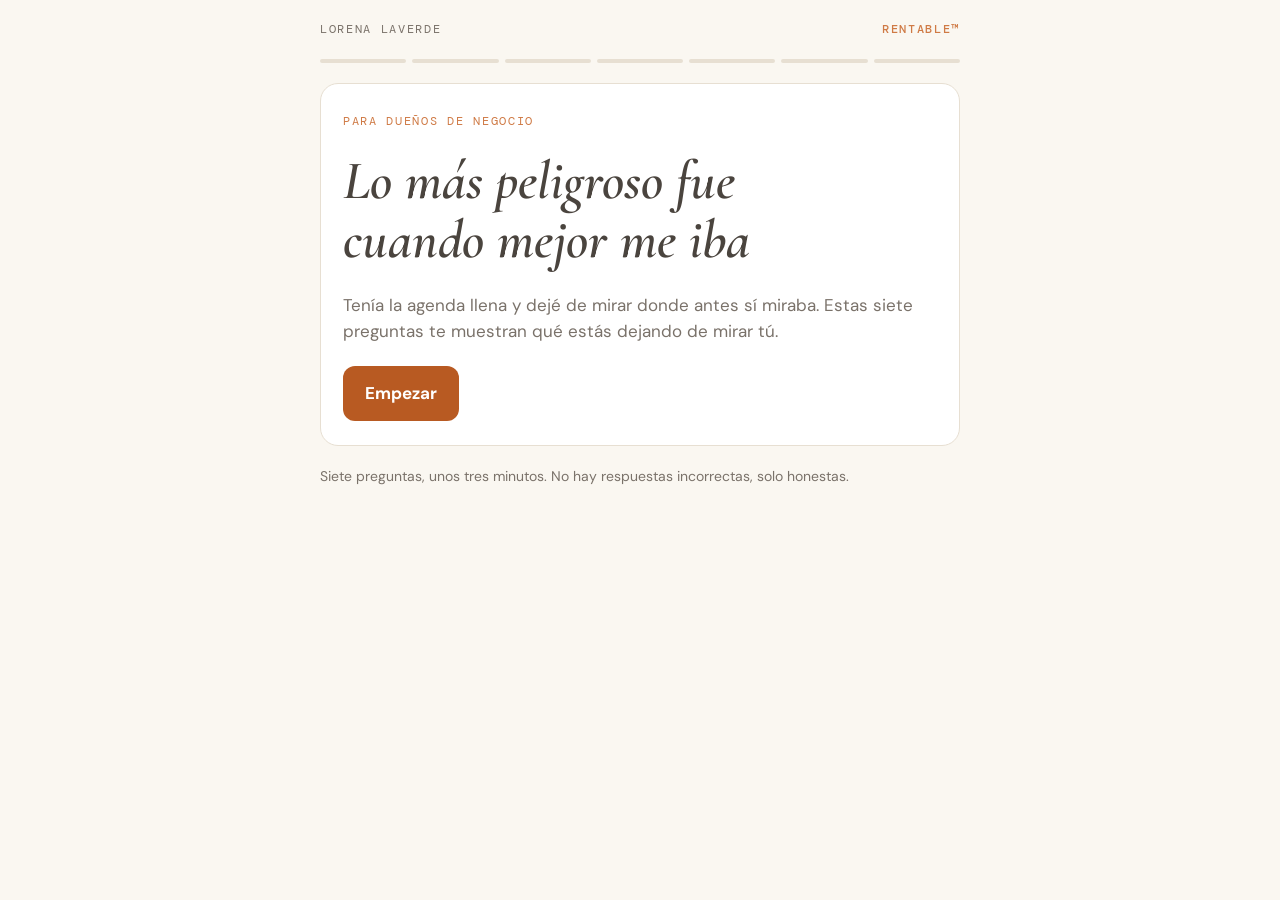
<file: lorena-laverde-web/rentabilidad/index.html>
<!doctype html>
<html lang="es">
<head>
<meta charset="utf-8">
<meta name="viewport" content="width=device-width,initial-scale=1,viewport-fit=cover">
<title>Siete preguntas Rentable | Lorena Laverde</title>
<meta name="description" content="Siete preguntas para ver qué estás dejando de mirar en tu negocio. Tres minutos, sin respuestas incorrectas.">
<meta property="og:title" content="Siete preguntas Rentable">
<meta property="og:description" content="Descubre qué estás dejando de mirar en tu negocio. Tres minutos.">
<meta name="robots" content="noindex">
<link rel="preconnect" href="https://fonts.googleapis.com">
<link rel="preconnect" href="https://fonts.gstatic.com" crossorigin>
<link rel="stylesheet" href="https://fonts.googleapis.com/css2?family=Cormorant+Garamond:ital,wght@0,500;0,600;1,500;1,600&family=DM+Sans:wght@400;500;700&family=DM+Mono:wght@400;500&display=swap">
<style>
:root {
  --bg: #FAF7F1; --card: #FFFFFF; --ink: #4A443E; --ink-2: #7A726A; --line: #E7DFD2;
  --accent: #CF7A45; --accent-strong: #B85A22; --on-accent: #FFFFFF;
  --ok: #8BAE8F; --warn: #E2B964; --alert: #D98757; --on-chip: #3F3A35;
  --font-display: "Cormorant Garamond", Georgia, "Times New Roman", serif;
  --font-body: "DM Sans", system-ui, -apple-system, "Segoe UI", sans-serif;
  --font-mono: "DM Mono", ui-monospace, Menlo, Consolas, monospace;
}
@media (prefers-color-scheme: dark) {
  :root:not([data-theme="light"]) {
    --bg: #2A170D; --card: #3D2314; --ink: #F5EFE0; --ink-2: #C9B99A; --line: #5E3E2B;
    --accent: #E08A4F; --accent-strong: #E08A4F; --on-accent: #2A170D;
    --ok: #8FB394; --warn: #D4A853; --alert: #E08A4F; --on-chip: #2A170D;
    color-scheme: dark;
  }
}
* { box-sizing: border-box; }
html { color-scheme: light dark; }
body { margin: 0; background: var(--bg); color: var(--ink); font-family: var(--font-body); font-size: 17px; line-height: 1.55; padding-inline: 16px; padding-block: 20px 48px; }
.wrap { max-width: 640px; margin-inline: auto; display: flex; flex-direction: column; gap: 20px; }
.brand { display: flex; justify-content: space-between; align-items: baseline; gap: 12px; font-family: var(--font-mono); font-size: 12px; letter-spacing: 0.14em; text-transform: uppercase; color: var(--ink-2); }
.brand b { color: var(--accent); font-weight: 500; }
.progress { display: grid; grid-template-columns: repeat(7, 1fr); gap: 6px; }
.progress i { height: 4px; background: var(--line); border-radius: 2px; transition: background .3s; }
.progress i.done { background: var(--accent); }
.progress i.now { background: var(--ink); }
.card { background: var(--card); border: 1px solid var(--line); border-radius: 18px; padding: 28px 22px 24px; display: flex; flex-direction: column; gap: 22px; min-width: 0; }
h1, h2 { font-family: var(--font-display); font-weight: 600; line-height: 1.08; margin: 0; text-wrap: balance; }
h1 { font-size: clamp(2.3rem, 9vw, 3.4rem); font-style: italic; }
h2 { font-size: clamp(1.8rem, 6.5vw, 2.5rem); }
p { margin: 0; }
.lead { color: var(--ink-2); max-width: 52ch; }
.kicker { font-family: var(--font-mono); font-size: 12px; letter-spacing: 0.14em; text-transform: uppercase; color: var(--accent); }
.opts { display: flex; flex-direction: column; gap: 10px; }
.opt { font: inherit; text-align: left; color: var(--ink); background: transparent; border: 1.5px solid var(--line); border-radius: 12px; padding: 14px 16px; cursor: pointer; display: flex; gap: 12px; align-items: flex-start; transition: border-color .15s, background .15s; }
.opt:hover:not(:disabled) { border-color: var(--accent); background: color-mix(in srgb, var(--accent) 8%, transparent); }
.opt:disabled { cursor: default; }
.opt .dot { flex: none; width: 18px; height: 18px; margin-top: 3px; border: 1.5px solid var(--ink-2); border-radius: 50%; display: grid; place-items: center; }
.opt.picked { border-color: var(--accent); background: color-mix(in srgb, var(--accent) 12%, transparent); }
.opt.picked .dot { border-color: var(--accent); background: var(--accent); }
.opt.picked .dot::after { content: ""; width: 6px; height: 6px; border-radius: 50%; background: var(--on-accent); }
.opt.faded { opacity: .45; }
button:focus-visible, a:focus-visible, input:focus-visible { outline: 3px solid var(--accent); outline-offset: 2px; }
.btn { font: inherit; font-weight: 700; background: var(--accent-strong); color: var(--on-accent); border: 0; border-radius: 12px; padding: 14px 22px; cursor: pointer; text-decoration: none; display: inline-flex; justify-content: center; align-items: center; gap: 8px; align-self: flex-start; }
.btn:hover { filter: brightness(1.08); }
.btn.ghost { background: transparent; color: var(--ink); border: 1.5px solid var(--line); }
.pause { border-top: 1px solid var(--line); padding-top: 20px; display: flex; flex-direction: column; gap: 18px; animation: rise .7s ease both; }
.pause q { font-family: var(--font-display); font-style: italic; font-size: clamp(1.5rem, 5.5vw, 2rem); line-height: 1.2; quotes: none; text-wrap: balance; }
.pause .btn { animation: rise .6s ease 1.1s both; }
@keyframes rise { from { opacity: 0; transform: translateY(8px); } to { opacity: 1; transform: none; } }
.map { list-style: none; margin: 0; padding: 0; display: flex; flex-direction: column; }
.map li { display: flex; justify-content: space-between; align-items: center; gap: 12px; padding: 12px 0; border-bottom: 1px solid var(--line); }
.map li:last-child { border-bottom: 0; }
.map .name { min-width: 0; }
.chip { flex: none; font-family: var(--font-mono); font-size: 12px; letter-spacing: .04em; padding: 5px 10px; border-radius: 999px; display: inline-flex; gap: 6px; align-items: center; color: var(--on-chip); }
.chip.s0 { background: var(--ok); } .chip.s1 { background: var(--warn); } .chip.s2 { background: var(--alert); }
.chip svg { width: 10px; height: 10px; flex: none; }
.start { background: color-mix(in srgb, var(--accent) 10%, transparent); border: 1px solid var(--accent); border-radius: 14px; padding: 18px; display: flex; flex-direction: column; gap: 6px; }
.start b { font-family: var(--font-mono); font-size: 12px; letter-spacing: .12em; text-transform: uppercase; color: var(--accent); font-weight: 500; }
.row { display: flex; flex-wrap: wrap; gap: 10px; }
form.mail { display: flex; flex-wrap: wrap; gap: 10px; }
form.mail input { flex: 1 1 220px; min-width: 0; font: inherit; color: var(--ink); background: var(--bg); border: 1.5px solid var(--line); border-radius: 12px; padding: 13px 14px; }
.fine { font-size: 14px; color: var(--ink-2); }
.num { font-family: var(--font-mono); }
.sr { position: absolute; width: 1px; height: 1px; overflow: hidden; clip: rect(0 0 0 0); white-space: nowrap; }
@media (prefers-reduced-motion: reduce) { .pause, .pause .btn { animation: none; } .opt, .progress i { transition: none; } }
</style>
</head>
<body>
<main class="wrap" id="app" aria-live="polite">
  <div class="brand"><span>Lorena Laverde</span><b>Rentable™</b></div>
  <div class="progress" id="progress" aria-hidden="true"></div>
  <section class="card" id="card"></section>
  <p class="fine" id="foot">Siete preguntas, unos tres minutos. No hay respuestas incorrectas, solo honestas.</p>
</main>

<script>
(function () {
  // Envío al formulario de MailerLite «Siete Preguntas Rentable - Mapa» (grupo «Siete Preguntas Rentable»).
  var MAILERLITE_ACTION = "https://assets.mailerlite.com/jsonp/2539461/forms/200895718533105419/subscribe";
  var WHATSAPP = "17063327508";

  var Q = [
    { key: "Margen por venta", q: "¿Qué te deja realmente cada venta?", sub: "No lo que facturas: lo que queda después de los costos directos.",
      opts: ["Lo sé con números, por producto o servicio", "Lo calculo a ojo", "Nunca lo he separado de lo que facturo"],
      quote: "Facturar no es lo mismo que ganar.",
      next: "Abre los costos directos de tu producto principal y calcula cuánto queda por cada venta." },
    { key: "Lo que más vendes y lo que más deja", q: "¿Cuál vendes más y cuál te deja más? ¿Son el mismo?", sub: "Puedes estar empujando justo lo que menos aporta.",
      opts: ["Los comparé y sé cuál es cuál", "Creo saberlo, pero no lo he comparado", "No lo sé"],
      quote: "Más ventas no son automáticamente un negocio mejor.",
      next: "Haz una lista de tus productos con dos columnas: cuánto vendes y cuánto te deja cada uno." },
    { key: "Clientes que ya preguntan", q: "¿Qué pasa con los clientes que ya te preguntan?", sub: "Cuántos reciben seguimiento, dónde se van y cuántos vuelven a comprar.",
      opts: ["Lo mido: preguntan, reciben seguimiento y compran", "Hago seguimiento, pero sin medirlo", "Se pierden y no sé cuántos"],
      quote: "A veces buscamos tráfico nuevo mientras dejamos dinero en el que ya llegó.",
      next: "Cuenta cuántas personas te preguntaron este mes y cuántas terminaron comprando." },
    { key: "Resistencia a una guerra de precios", q: "Si un competidor bajara sus precios mañana, ¿hasta dónde aguanta tu margen?", sub: "El mercado cambió para mí antes de que mi agenda me avisara.",
      opts: ["Sé hasta dónde puedo bajar sin perder", "Tengo una idea, pero no el número", "No lo he calculado"],
      quote: "Una agenda llena puede esconder lo que el mercado ya está cambiando.",
      next: "Calcula tu margen actual y cuánto quedaría si tuvieras que bajar tu precio un 10%." },
    { key: "Números que dejaste de mirar", q: "¿Qué número mirabas antes y hoy ya no miras?", sub: "Pasa más cuando las cosas van bien.",
      opts: ["Reviso mis números cada mes, aunque todo vaya bien", "Los miro cuando algo va mal", "Hace meses que no abro mis números"],
      quote: "Cuando todo funciona, hay problemas que dejan de parecer urgentes.",
      next: "Elige tres números y revísalos cada semana, quince minutos, aunque todo vaya bien." },
    { key: "Capacidad para crecer", q: "Si mañana llegaran el doble de clientes, ¿tu operación lo absorbe sin comerse el margen?", sub: "Pensar en cómo respondería tu equipo, tu tiempo y tus proveedores.",
      opts: ["Sé cuánto volumen soporta mi operación", "Creo que sí, pero no lo he probado", "Se me desordenaría"],
      quote: "Más demanda sobre un sistema desordenado hace más grande el problema.",
      next: "Anota qué se atrasa o se rompe primero cuando tienes mucha demanda." },
    { key: "Negocio sin ti", q: "Si no estás una semana, ¿qué se detiene en tu negocio?", sub: "Sin celular, sin llamadas, sin “solo una cosita”.",
      opts: ["Sigue funcionando sin mí", "Sigue, pero con llamadas mías", "Se detiene casi todo"],
      quote: "Que dependa de ti no es un defecto. Es un dato.",
      next: "Escribe cinco cosas que solo tú sabes hacer. Ahí está tu dependencia." }
  ];
  var LABEL = ["Lo veo", "A ojo", "Sin mirar"];
  var ICON = [
    '<svg viewBox="0 0 10 10" aria-hidden="true"><path d="M1.5 5.5l2.3 2.3L8.5 2.5" fill="none" stroke="currentColor" stroke-width="1.8"/></svg>',
    '<svg viewBox="0 0 10 10" aria-hidden="true"><path d="M1.5 5h7" fill="none" stroke="currentColor" stroke-width="1.8"/></svg>',
    '<svg viewBox="0 0 10 10" aria-hidden="true"><circle cx="5" cy="5" r="3.4" fill="none" stroke="currentColor" stroke-width="1.8"/></svg>'
  ];

  var card = document.getElementById("card");
  var progress = document.getElementById("progress");
  var foot = document.getElementById("foot");
  var answers = [];
  var reduce = window.matchMedia && matchMedia("(prefers-reduced-motion: reduce)").matches;

  function esc(s) { return String(s).replace(/[&<>"]/g, function (c) { return { "&": "&amp;", "<": "&lt;", ">": "&gt;", '"': "&quot;" }[c]; }); }
  function setProgress(i) {
    var h = "";
    for (var n = 0; n < Q.length; n++) h += '<i class="' + (n < i ? "done" : n === i ? "now" : "") + '"></i>';
    progress.innerHTML = h;
  }

  function intro() {
    setProgress(-1);
    foot.hidden = false;
    card.innerHTML =
      '<p class="kicker">Para dueños de negocio</p>' +
      '<h1>Lo más peligroso fue cuando mejor me iba</h1>' +
      '<p class="lead">Tenía la agenda llena y dejé de mirar donde antes sí miraba. Estas siete preguntas te muestran qué estás dejando de mirar tú.</p>' +
      '<button class="btn" id="go" type="button">Empezar</button>';
    document.getElementById("go").onclick = function () { ask(0); };
  }

  function ask(i) {
    setProgress(i);
    var q = Q[i];
    var opts = q.opts.map(function (t, k) {
      return '<button class="opt" type="button" data-k="' + k + '"><span class="dot"></span><span>' + esc(t) + "</span></button>";
    }).join("");
    card.innerHTML =
      '<p class="kicker num">Pregunta ' + (i + 1) + " de " + Q.length + "</p>" +
      "<h2>" + esc(q.q) + "</h2>" +
      '<p class="lead">' + esc(q.sub) + "</p>" +
      '<div class="opts" id="opts">' + opts + "</div>" +
      '<div id="after"></div>';
    var btns = card.querySelectorAll(".opt");
    Array.prototype.forEach.call(btns, function (b) {
      b.onclick = function () {
        var k = +b.getAttribute("data-k");
        answers[i] = k;
        Array.prototype.forEach.call(btns, function (x) {
          x.disabled = true;
          if (x === b) x.classList.add("picked"); else x.classList.add("faded");
        });
        var last = i === Q.length - 1;
        document.getElementById("after").innerHTML =
          '<div class="pause"><q>' + esc(q.quote) + '</q><button class="btn" id="nx" type="button">' + (last ? "Ver mi mapa" : "Siguiente") + "</button></div>";
        var nx = document.getElementById("nx");
        nx.onclick = function () { last ? result() : ask(i + 1); };
        try { nx.scrollIntoView({ behavior: reduce ? "auto" : "smooth", block: "nearest" }); } catch (e) {}
      };
    });
    try { window.scrollTo({ top: 0, behavior: "auto" }); } catch (e) {}
  }

  function result() {
    setProgress(Q.length);
    foot.hidden = true;
    var total = answers.reduce(function (a, b) { return a + b; }, 0);
    var head, body;
    if (total <= 4) { head = "Estás mirando casi todo."; body = "Tu reto es sostener la costumbre cuando el negocio va bien, que es justo cuando se suelta."; }
    else if (total <= 9) { head = "Donde hay intuición, hay oportunidad."; body = "Ya sabes que estos números importan. Convertir lo que calculas a ojo en cifras te da control antes de que el mercado te lo pida."; }
    else { head = "Hay mucho que hoy no estás viendo."; body = "No es una falla tuya. Es lo que pasa cuando el negocio te absorbe. La buena noticia es que casi todo se resuelve abriendo los números que ya tienes."; }

    var worst = 0;
    for (var n = 1; n < Q.length; n++) if (answers[n] > answers[worst]) worst = n;
    var startHtml = answers[worst] === 0
      ? '<div class="start"><b>Para sostenerlo</b><p>Elige un día fijo al mes para revisar estos siete puntos. Lo que funciona hoy se descuida cuando todo va bien.</p></div>'
      : '<div class="start"><b>Empieza por aquí</b><p><strong>' + esc(Q[worst].key) + ".</strong> " + esc(Q[worst].next) + "</p></div>";

    var map = Q.map(function (q, i) {
      var s = answers[i];
      return '<li><span class="name">' + esc(q.key) + '</span><span class="chip s' + s + '">' + ICON[s] + LABEL[s] + "</span></li>";
    }).join("");

    var seen = answers.filter(function (a) { return a === 0; }).length;
    var msg = "Hola Lorena, hice las 7 preguntas de rentabilidad. Veo " + seen + " de 7 con números. Quiero conversar sobre: " + Q[worst].key + ".";
    var wa = "https://wa.me/" + WHATSAPP + "?text=" + encodeURIComponent(msg);

    card.innerHTML =
      '<p class="kicker">Tu mapa</p>' +
      "<h2>" + esc(head) + "</h2>" +
      '<p class="lead">' + esc(body) + "</p>" +
      '<ul class="map" aria-label="Resultado por pregunta">' + map + "</ul>" +
      startHtml +
      '<div class="pause" style="animation:none"><p><strong>¿Quieres que lo miremos juntas?</strong></p>' +
      '<p class="fine">Escríbeme por WhatsApp con tu resultado y conversamos sobre lo que más te inquietó. Sin compromiso.</p>' +
      '<div class="row"><a class="btn" href="' + wa + '" target="_blank" rel="noopener">Escribirme por WhatsApp</a>' +
      '<button class="btn ghost" id="again" type="button">Volver a empezar</button></div>' +
      '<p class="fine">También puedes escribir al <span class="num">+1 706 332 7508</span>.</p></div>' +
      '<form class="mail" id="mail"><label class="sr" for="em">Tu correo</label>' +
      '<input id="em" type="email" required autocomplete="email" placeholder="Tu correo, para recibir tu mapa">' +
      '<button class="btn" type="submit">Recibir mi mapa por correo</button></form>' +
      '<p class="fine" id="mailmsg">Solo te escribiré sobre rentabilidad. Puedes darte de baja cuando quieras.</p>';

    document.getElementById("again").onclick = function () { answers = []; intro(); };
    function sent(email) {
      setProgress(Q.length);
      card.innerHTML =
        '<p class="kicker">Listo</p>' +
        "<h2>Tu mapa va en camino</h2>" +
        '<p class="lead">Te lo envié a <strong>' + esc(email) + "</strong>. Debe llegar en unos minutos.</p>" +
        '<div class="start"><b>Si no lo ves</b><p>Revisa tu carpeta de promociones o de spam, y márcalo como seguro para que los próximos te lleguen. Viene de hola@lorenalaverde.com.</p></div>' +
        '<p class="fine">En los próximos días recibirás dos correos más, con una historia y con la forma en que trabajo.</p>' +
        '<div class="row"><a class="btn" href="' + wa + '" target="_blank" rel="noopener">Escribirme por WhatsApp</a>' +
        '<button class="btn ghost" id="back" type="button">Volver a ver mi mapa</button></div>';
      document.getElementById("back").onclick = function () { result(); };
      try { window.scrollTo({ top: 0, behavior: "auto" }); } catch (e) {}
    }
    document.getElementById("mail").onsubmit = function (e) {
      e.preventDefault();
      var email = document.getElementById("em").value.trim();
      var out = document.getElementById("mailmsg");
      var btn = document.querySelector("#mail button[type=submit]");
      if (!email) { out.textContent = "Escribe tu correo para continuar."; return; }
      btn.disabled = true; btn.textContent = "Enviando…";
      out.textContent = "Enviando tu mapa, un momento…";
      var fd = new FormData();
      fd.append("fields[email]", email);
      var allSeen = answers[worst] === 0;
      fd.append("fields[rentable_prioridad]", allSeen ? "Sostener lo que ya miras" : Q[worst].key);
      fd.append("fields[rentable_puntaje]", String(seen));
      fd.append("fields[rentable_paso]", allSeen ? "Elige un día fijo al mes para revisar estos siete puntos." : Q[worst].next);
      fd.append("ml-submit", "1");
      fd.append("anticsrf", "true");
      fetch(MAILERLITE_ACTION, { method: "POST", body: fd, mode: "no-cors" })
        .then(function () { sent(email); })
        .catch(function () { btn.disabled = false; btn.textContent = "Recibir mi mapa por correo"; out.textContent = "No pude enviarlo. Intenta de nuevo o escríbeme por WhatsApp."; });
    };
    
    try { window.scrollTo({ top: 0, behavior: "auto" }); } catch (e) {}
  }

  intro();
})();
</script>
</body>
</html>
</file>
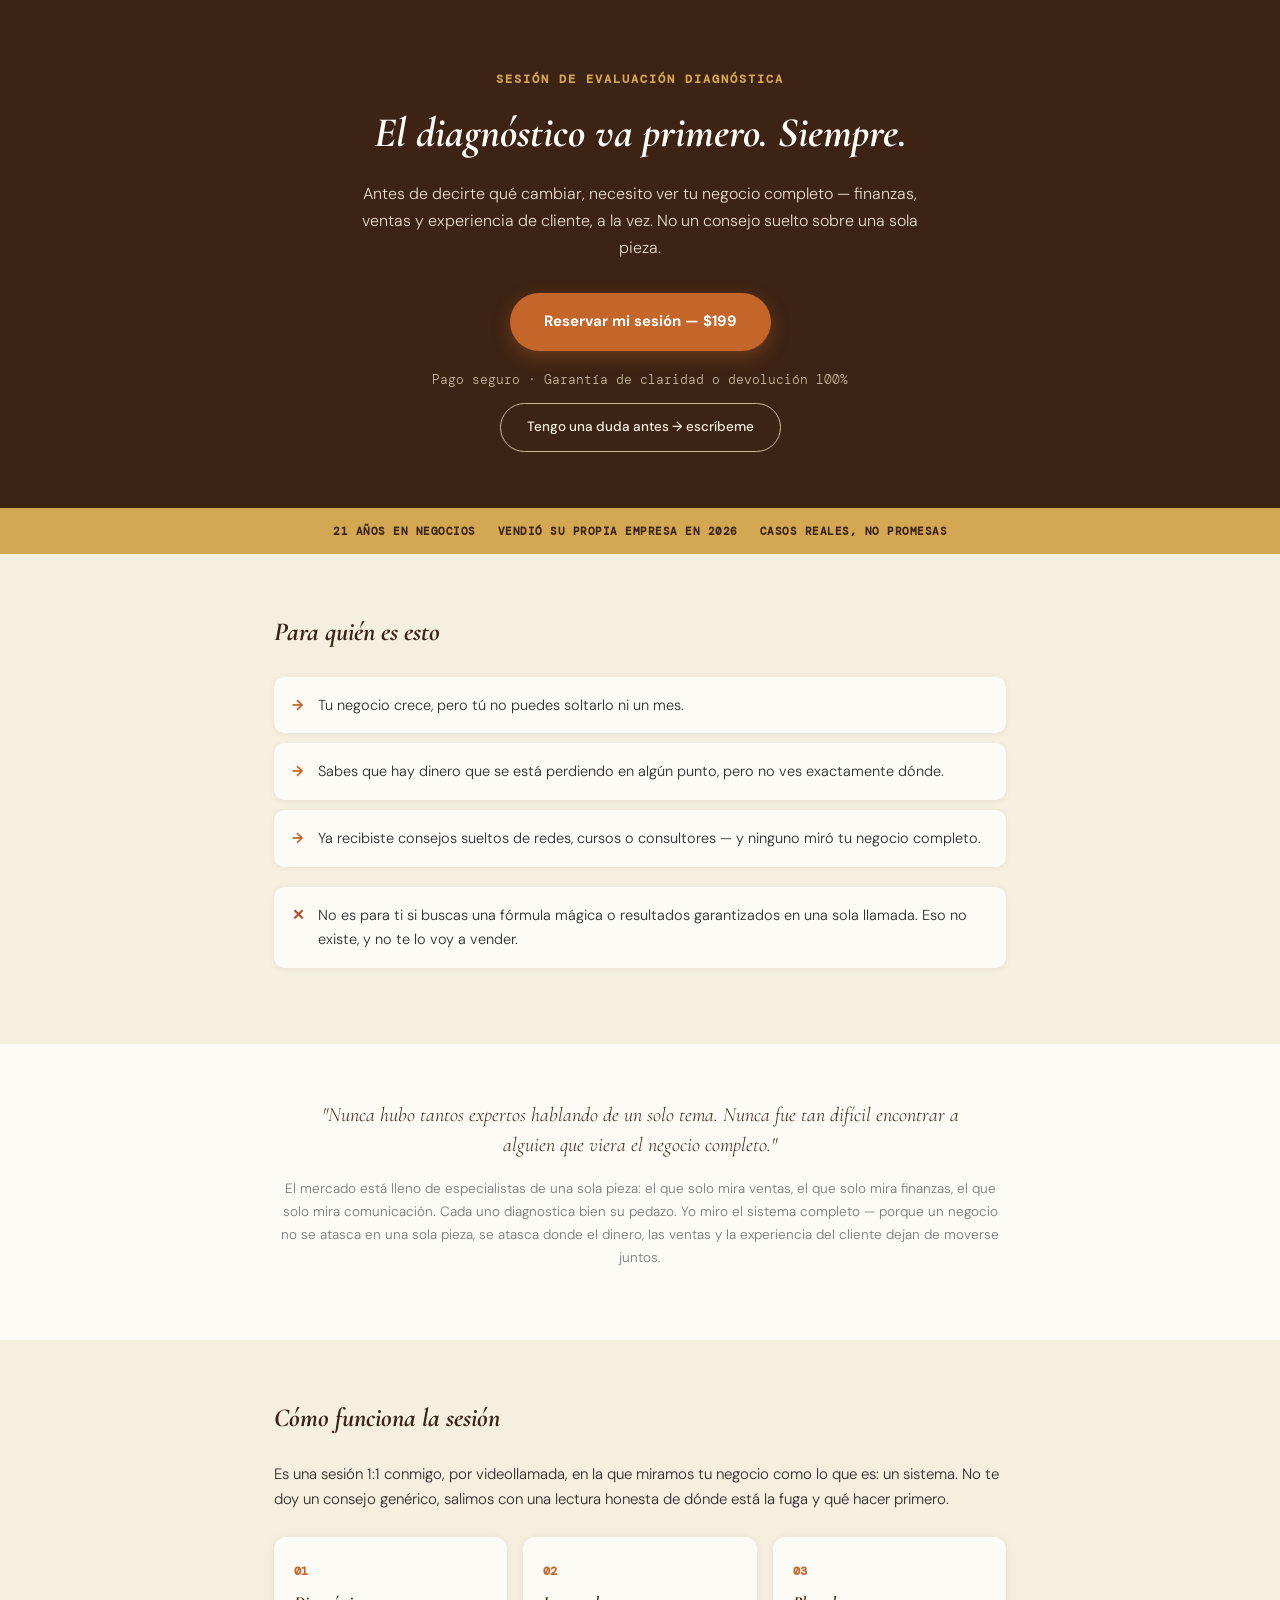
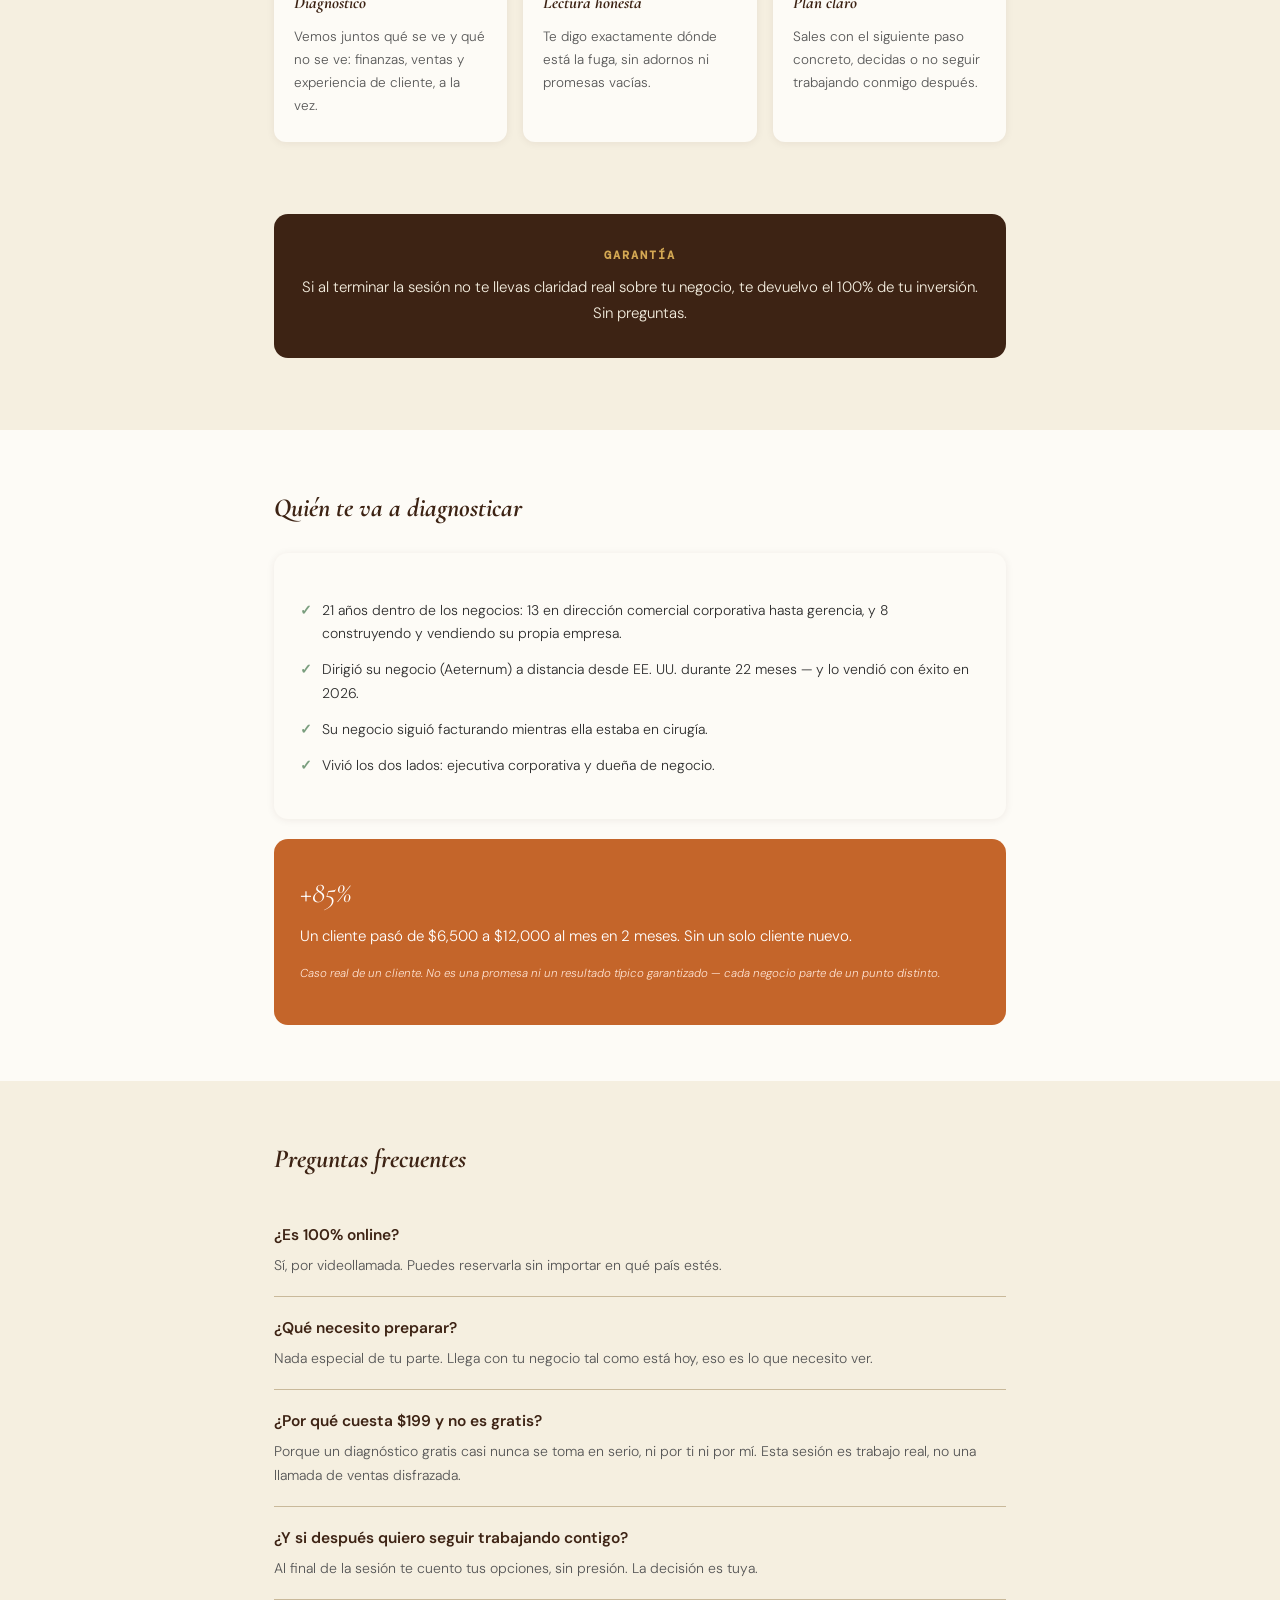
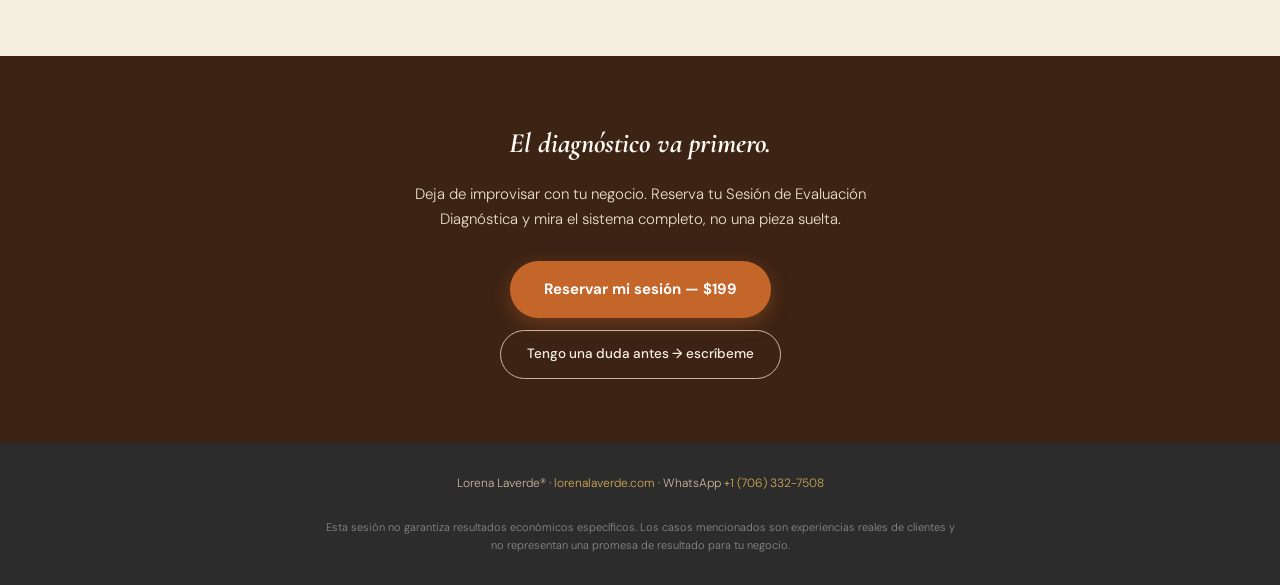
<file: lorena-laverde-web/diagnostico.html>
<!DOCTYPE html>
<html lang="es">
<head>
<!-- Google tag (gtag.js) -->
<script async src="https://www.googletagmanager.com/gtag/js?id=G-2PYR5ZHFL8"></script>
<script>
  window.dataLayer = window.dataLayer || [];
  function gtag(){dataLayer.push(arguments);}
  gtag('js', new Date());

  gtag('config', 'G-2PYR5ZHFL8');
</script>
<!-- Meta Pixel Code -->
<script>
!function(f,b,e,v,n,t,s)
{if(f.fbq)return;n=f.fbq=function(){n.callMethod?
n.callMethod.apply(n,arguments):n.queue.push(arguments)};
if(!f._fbq)f._fbq=n;n.push=n;n.loaded=!0;n.version='2.0';
n.queue=[];t=b.createElement(e);t.async=!0;
t.src=v;s=b.getElementsByTagName(e)[0];
s.parentNode.insertBefore(t,s)}(window, document,'script',
'https://connect.facebook.net/en_US/fbevents.js');
fbq('init', '2135381260666384');
fbq('track', 'PageView');
</script>
<noscript><img height="1" width="1" style="display:none"
src="https://www.facebook.com/tr?id=2135381260666384&ev=PageView&noscript=1"
/></noscript>
<!-- End Meta Pixel Code -->
<meta charset="UTF-8">
<meta name="viewport" content="width=device-width, initial-scale=1.0">
<title>Sesión de Evaluación Diagnóstica · Lorena Laverde®</title>
<link rel="canonical" href="https://lorenalaverde.com/diagnostico.html">
<link rel="icon" type="image/svg+xml" href="assets/favicon.svg">
<meta name="description" content="Un diagnóstico honesto de tu negocio completo — finanzas, ventas y experiencia de cliente, a la vez. Sesión 1:1 con Lorena Laverde. $199.">
<meta property="og:title" content="Sesión de Evaluación Diagnóstica · Lorena Laverde®">
<meta property="og:description" content="El diagnóstico va primero. Siempre. Reserva tu sesión 1:1 por $199.">
<meta property="og:type" content="website">
<meta property="og:url" content="https://lorenalaverde.com/diagnostico.html">
<meta property="og:locale" content="es_LA">
<link rel="preconnect" href="https://fonts.googleapis.com">
<link rel="preconnect" href="https://fonts.gstatic.com" crossorigin>
<link href="https://fonts.googleapis.com/css2?family=Cormorant+Garamond:ital,wght@0,300;0,400;0,600;1,300;1,400&family=DM+Sans:wght@300;400;500;600&family=DM+Mono&display=swap" rel="stylesheet">
<style>
  :root{
    --espresso:#3D2314; --terracota:#C4652A; --oro:#D4A853; --salvia:#7A9E7E;
    --crema:#F5EFE0; --arena:#C9B99A; --carbon:#2C2C2C; --blanco:#FDFBF6;
  }
  *{box-sizing:border-box;margin:0;padding:0;}
  html{scroll-behavior:smooth;}
  body{font-family:'DM Sans',Arial,sans-serif;background:var(--crema);color:var(--carbon);line-height:1.7;font-weight:300;}
  .eyebrow{font-family:'DM Mono',monospace;text-transform:uppercase;letter-spacing:2px;font-size:11.5px;color:var(--terracota);font-weight:700;}
  h1,h2,h3{font-family:'Cormorant Garamond',Georgia,serif;font-style:italic;color:var(--espresso);}
  .wrap{max-width:780px;margin:0 auto;padding:0 24px;}

  /* HERO */
  .hero{background:var(--espresso);color:var(--blanco);padding:64px 24px 56px;text-align:center;}
  .hero .eyebrow{color:var(--oro);}
  .hero h1{font-size:clamp(28px,5vw,42px);color:var(--blanco);margin:16px 0 20px;line-height:1.25;}
  .hero p.sub{font-size:16px;color:#E9DFC8;max-width:560px;margin:0 auto 32px;font-weight:300;}
  .cta-row{display:flex;flex-direction:column;align-items:center;gap:12px;}
  .btn{display:inline-block;padding:16px 34px;border-radius:40px;font-family:'DM Sans';font-weight:700;font-size:15px;text-decoration:none;text-align:center;transition:transform .15s ease;}
  .btn:hover{transform:translateY(-2px);}
  .btn-primary{background:var(--terracota);color:#fff;box-shadow:0 6px 18px rgba(196,101,42,0.35);}
  .btn-secondary{background:transparent;color:var(--crema);border:1.5px solid var(--arena);font-weight:500;font-size:13.5px;padding:12px 26px;}
  .price-tag{font-family:'DM Mono';font-size:13px;color:var(--arena);margin-top:6px;}

  .trust-bar{background:var(--oro);padding:14px 24px;text-align:center;}
  .trust-bar .wrap{display:flex;flex-wrap:wrap;justify-content:center;gap:8px 22px;font-family:'DM Mono';font-size:11px;color:var(--espresso);text-transform:uppercase;letter-spacing:.5px;font-weight:700;}

  section{padding:56px 24px;}
  section h2{font-size:26px;margin-bottom:22px;}
  section p{font-size:15px;margin-bottom:14px;color:var(--carbon);}
  .center{text-align:center;}

  .lista{list-style:none;margin:20px 0;}
  .lista li{background:var(--blanco);border-radius:10px;padding:16px 20px;margin-bottom:10px;font-size:14.5px;box-shadow:0 1px 6px rgba(61,35,20,.06);position:relative;padding-left:44px;}
  .lista li::before{content:"→";position:absolute;left:18px;color:var(--terracota);font-weight:700;}
  .lista.no li::before{content:"✕";color:#B5482A;}

  .frase-grande{font-family:'Cormorant Garamond',serif;font-style:italic;font-size:20px;color:var(--espresso);text-align:center;max-width:640px;margin:0 auto;line-height:1.5;}

  .pasos{display:grid;grid-template-columns:repeat(3,1fr);gap:16px;margin-top:24px;}
  @media(max-width:680px){.pasos{grid-template-columns:1fr;}}
  .paso{background:var(--blanco);border-radius:12px;padding:24px 20px;box-shadow:0 1px 8px rgba(61,35,20,.07);}
  .paso .num{font-family:'DM Mono';font-size:12px;color:var(--terracota);font-weight:700;margin-bottom:8px;}
  .paso h3{font-size:17px;margin-bottom:8px;}
  .paso p{font-size:13.5px;color:#555;margin:0;}

  .garantia{background:var(--espresso);color:var(--crema);border-radius:14px;padding:32px 28px;text-align:center;margin:16px 0;}
  .garantia .eyebrow{color:var(--oro);display:block;margin-bottom:10px;}
  .garantia p{color:var(--crema);font-size:15px;margin:0;}

  .autoridad{background:var(--blanco);border-radius:14px;padding:30px 26px;box-shadow:0 1px 8px rgba(61,35,20,.07);}
  .autoridad ul{margin:16px 0 0 0;list-style:none;}
  .autoridad li{font-size:14px;margin-bottom:12px;padding-left:22px;position:relative;}
  .autoridad li::before{content:"✓";color:var(--salvia);font-weight:700;position:absolute;left:0;}

  .caso{background:var(--terracota);color:#fff;border-radius:14px;padding:28px 26px;margin-top:20px;}
  .caso .cifra{font-family:'Cormorant Garamond';font-style:italic;font-size:30px;display:block;margin-bottom:6px;}
  .caso p{color:#fff;}
  .caso .disclaimer{font-size:11.5px;color:#FFE3D2;margin-top:10px;font-style:italic;}

  .faq{margin-top:12px;}
  .faq-item{border-bottom:1px solid var(--arena);padding:18px 0;}
  .faq-item h3{font-size:15.5px;font-style:normal;color:var(--espresso);margin-bottom:6px;font-family:'DM Sans';font-weight:600;}
  .faq-item p{font-size:14px;color:#555;margin:0;}

  .cta-final{background:var(--espresso);color:var(--crema);text-align:center;padding:64px 24px;}
  .cta-final h2{color:var(--blanco);font-size:28px;margin-bottom:14px;}
  .cta-final p{color:#E9DFC8;max-width:520px;margin:0 auto 28px;font-size:15px;}

  footer{background:var(--carbon);color:var(--arena);text-align:center;padding:30px 24px;font-size:12px;}
  footer a{color:var(--oro);text-decoration:none;}

  .disclaimer-legal{font-size:11px;color:#8a8a8a;max-width:640px;margin:26px auto 0;text-align:center;line-height:1.6;}
</style>
</head>
<body>

<div class="hero">
  <div class="wrap">
    <span class="eyebrow">Sesión de Evaluación Diagnóstica</span>
    <h1>El diagnóstico va primero. Siempre.</h1>
    <p class="sub">Antes de decirte qué cambiar, necesito ver tu negocio completo — finanzas, ventas y experiencia de cliente, a la vez. No un consejo suelto sobre una sola pieza.</p>
    <div class="cta-row">
      <a href="https://buy.stripe.com/3cI14n7ZP8wqeGM5vogUM02" class="btn btn-primary">Reservar mi sesión — $199</a>
      <span class="price-tag">Pago seguro · Garantía de claridad o devolución 100%</span>
      <a href="https://wa.me/17063327508?text=Hola%20Lorena%2C%20tengo%20una%20duda%20antes%20de%20reservar%20mi%20Sesi%C3%B3n%20Diagn%C3%B3stica" class="btn btn-secondary">Tengo una duda antes → escríbeme</a>
    </div>
  </div>
</div>

<div class="trust-bar">
  <div class="wrap">
    <span>21 años en negocios</span>
    <span>Vendió su propia empresa en 2026</span>
    <span>Casos reales, no promesas</span>
  </div>
</div>

<section>
  <div class="wrap">
    <h2>Para quién es esto</h2>
    <ul class="lista">
      <li>Tu negocio crece, pero tú no puedes soltarlo ni un mes.</li>
      <li>Sabes que hay dinero que se está perdiendo en algún punto, pero no ves exactamente dónde.</li>
      <li>Ya recibiste consejos sueltos de redes, cursos o consultores — y ninguno miró tu negocio completo.</li>
    </ul>
    <ul class="lista no">
      <li>No es para ti si buscas una fórmula mágica o resultados garantizados en una sola llamada. Eso no existe, y no te lo voy a vender.</li>
    </ul>
  </div>
</section>

<section style="background:var(--blanco);">
  <div class="wrap">
    <p class="frase-grande">"Nunca hubo tantos expertos hablando de un solo tema. Nunca fue tan difícil encontrar a alguien que viera el negocio completo."</p>
    <p style="text-align:center;margin-top:18px;font-size:13.5px;color:#777;">El mercado está lleno de especialistas de una sola pieza: el que solo mira ventas, el que solo mira finanzas, el que solo mira comunicación. Cada uno diagnostica bien su pedazo. Yo miro el sistema completo — porque un negocio no se atasca en una sola pieza, se atasca donde el dinero, las ventas y la experiencia del cliente dejan de moverse juntos.</p>
  </div>
</section>

<section>
  <div class="wrap">
    <h2>Cómo funciona la sesión</h2>
    <p>Es una sesión 1:1 conmigo, por videollamada, en la que miramos tu negocio como lo que es: un sistema. No te doy un consejo genérico, salimos con una lectura honesta de dónde está la fuga y qué hacer primero.</p>
    <div class="pasos">
      <div class="paso">
        <div class="num">01</div>
        <h3>Diagnóstico</h3>
        <p>Vemos juntos qué se ve y qué no se ve: finanzas, ventas y experiencia de cliente, a la vez.</p>
      </div>
      <div class="paso">
        <div class="num">02</div>
        <h3>Lectura honesta</h3>
        <p>Te digo exactamente dónde está la fuga, sin adornos ni promesas vacías.</p>
      </div>
      <div class="paso">
        <div class="num">03</div>
        <h3>Plan claro</h3>
        <p>Sales con el siguiente paso concreto, decidas o no seguir trabajando conmigo después.</p>
      </div>
    </div>
  </div>
</section>

<section style="padding-top:0;">
  <div class="wrap">
    <div class="garantia">
      <span class="eyebrow">Garantía</span>
      <p>Si al terminar la sesión no te llevas claridad real sobre tu negocio, te devuelvo el 100% de tu inversión. Sin preguntas.</p>
    </div>
  </div>
</section>

<section style="background:var(--blanco);">
  <div class="wrap">
    <h2>Quién te va a diagnosticar</h2>
    <div class="autoridad">
      <ul>
        <li>21 años dentro de los negocios: 13 en dirección comercial corporativa hasta gerencia, y 8 construyendo y vendiendo su propia empresa.</li>
        <li>Dirigió su negocio (Aeternum) a distancia desde EE. UU. durante 22 meses — y lo vendió con éxito en 2026.</li>
        <li>Su negocio siguió facturando mientras ella estaba en cirugía.</li>
        <li>Vivió los dos lados: ejecutiva corporativa y dueña de negocio.</li>
      </ul>
    </div>
    <div class="caso">
      <span class="cifra">+85%</span>
      <p>Un cliente pasó de $6,500 a $12,000 al mes en 2 meses. Sin un solo cliente nuevo.</p>
      <p class="disclaimer">Caso real de un cliente. No es una promesa ni un resultado típico garantizado — cada negocio parte de un punto distinto.</p>
    </div>
  </div>
</section>

<section>
  <div class="wrap">
    <h2>Preguntas frecuentes</h2>
    <div class="faq">
      <div class="faq-item">
        <h3>¿Es 100% online?</h3>
        <p>Sí, por videollamada. Puedes reservarla sin importar en qué país estés.</p>
      </div>
      <div class="faq-item">
        <h3>¿Qué necesito preparar?</h3>
        <p>Nada especial de tu parte. Llega con tu negocio tal como está hoy, eso es lo que necesito ver.</p>
      </div>
      <div class="faq-item">
        <h3>¿Por qué cuesta $199 y no es gratis?</h3>
        <p>Porque un diagnóstico gratis casi nunca se toma en serio, ni por ti ni por mí. Esta sesión es trabajo real, no una llamada de ventas disfrazada.</p>
      </div>
      <div class="faq-item">
        <h3>¿Y si después quiero seguir trabajando contigo?</h3>
        <p>Al final de la sesión te cuento tus opciones, sin presión. La decisión es tuya.</p>
      </div>
    </div>
  </div>
</section>

<div class="cta-final">
  <div class="wrap">
    <h2>El diagnóstico va primero.</h2>
    <p>Deja de improvisar con tu negocio. Reserva tu Sesión de Evaluación Diagnóstica y mira el sistema completo, no una pieza suelta.</p>
    <div class="cta-row">
      <a href="https://buy.stripe.com/3cI14n7ZP8wqeGM5vogUM02" class="btn btn-primary">Reservar mi sesión — $199</a>
      <a href="https://wa.me/17063327508?text=Hola%20Lorena%2C%20tengo%20una%20duda%20antes%20de%20reservar%20mi%20Sesi%C3%B3n%20Diagn%C3%B3stica" class="btn btn-secondary">Tengo una duda antes → escríbeme</a>
    </div>
  </div>
</div>

<footer>
  <p>Lorena Laverde® · <a href="https://lorenalaverde.com">lorenalaverde.com</a> · WhatsApp <a href="https://wa.me/17063327508">+1 (706) 332-7508</a></p>
  <p class="disclaimer-legal">Esta sesión no garantiza resultados económicos específicos. Los casos mencionados son experiencias reales de clientes y no representan una promesa de resultado para tu negocio.</p>
</footer>

</body>
</html>
</file>
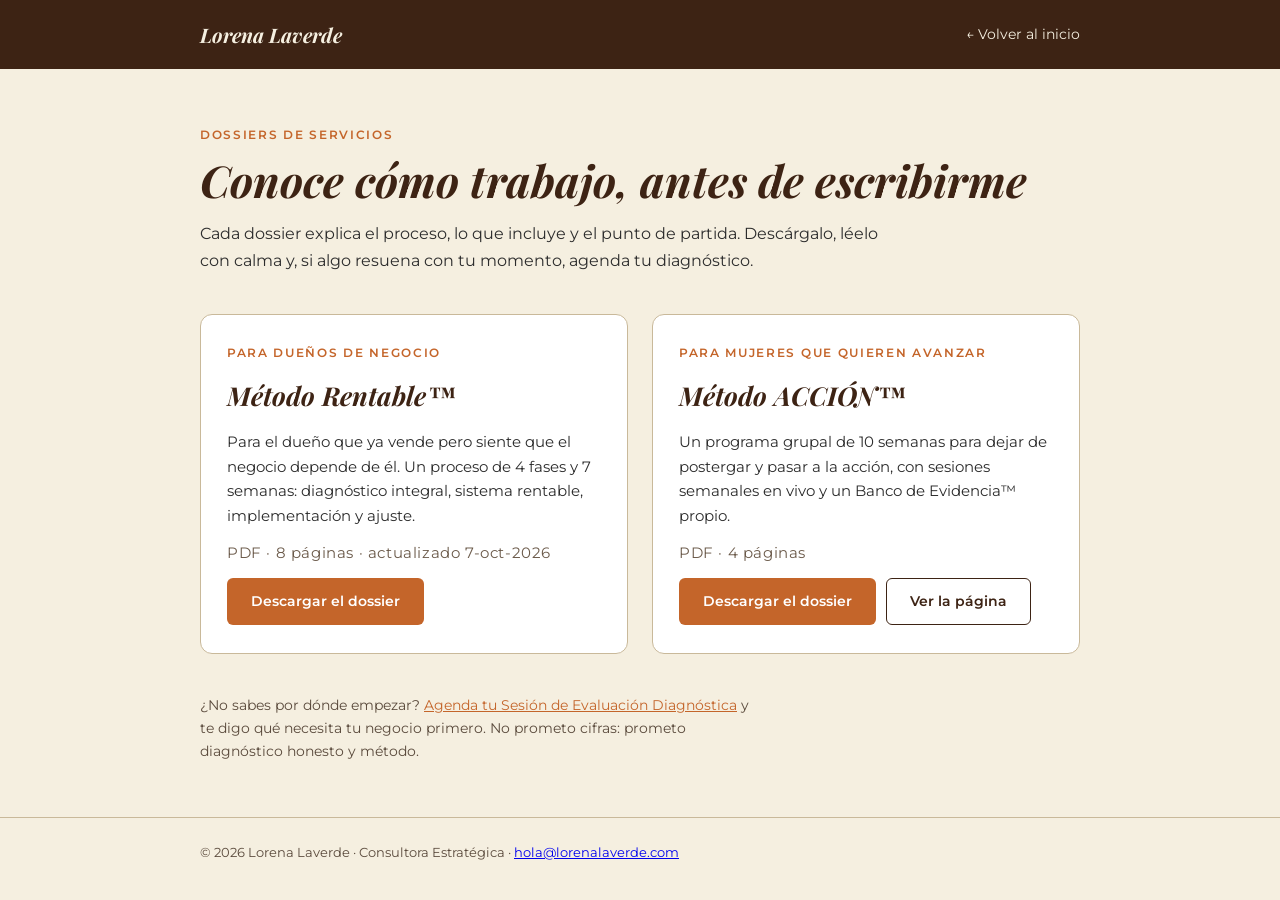
<file: lorena-laverde-web/dossiers.html>
<!DOCTYPE html>
<html lang="es">
<head>
<!-- Google tag (gtag.js) -->
<script async src="https://www.googletagmanager.com/gtag/js?id=G-2PYR5ZHFL8"></script>
<script>
  window.dataLayer = window.dataLayer || [];
  function gtag(){dataLayer.push(arguments);}
  gtag('js', new Date());

  gtag('config', 'G-2PYR5ZHFL8');
</script>
<!-- Meta Pixel Code -->
<script>
!function(f,b,e,v,n,t,s)
{if(f.fbq)return;n=f.fbq=function(){n.callMethod?
n.callMethod.apply(n,arguments):n.queue.push(arguments)};
if(!f._fbq)f._fbq=n;n.push=n;n.loaded=!0;n.version='2.0';
n.queue=[];t=b.createElement(e);t.async=!0;
t.src=v;s=b.getElementsByTagName(e)[0];
s.parentNode.insertBefore(t,s)}(window, document,'script',
'https://connect.facebook.net/en_US/fbevents.js');
fbq('init', '2135381260666384');
fbq('track', 'PageView');
</script>
<noscript><img height="1" width="1" style="display:none"
src="https://www.facebook.com/tr?id=2135381260666384&ev=PageView&noscript=1"
/></noscript>
<!-- End Meta Pixel Code -->
<meta charset="UTF-8">
<meta name="viewport" content="width=device-width, initial-scale=1.0">
<title>Dossiers de servicios · Lorena Laverde</title>
<meta name="description" content="Descarga los dossiers de servicios de Lorena Laverde, consultora estratégica: Método Rentable™ y Método ACCIÓN™.">
<link rel="canonical" href="https://lorenalaverde.com/dossiers.html">
<link rel="icon" href="assets/favicon.svg" type="image/svg+xml">
<link rel="preconnect" href="https://fonts.googleapis.com">
<link href="https://fonts.googleapis.com/css2?family=Playfair+Display:ital,wght@1,700&family=Montserrat:wght@300;400;600&display=swap" rel="stylesheet">
<style>
:root{--espresso:#3D2314;--terracota:#C4652A;--oro:#D4A853;--salvia:#7A9E7E;--crema:#F5EFE0;--arena:#C9B99A;--carbon:#2C2C2C;}
*{box-sizing:border-box}
body{margin:0;background:var(--crema);color:var(--carbon);font-family:'Montserrat',-apple-system,'Segoe UI',sans-serif;line-height:1.65;}
header{background:var(--espresso);color:var(--crema);padding:18px 16px;}
.in{max-width:880px;margin:0 auto}
header .in{display:flex;justify-content:space-between;align-items:center;gap:12px;flex-wrap:wrap}
header a{color:var(--crema);text-decoration:none;font-size:14px}
header .logo{font-family:'Playfair Display',serif;font-style:italic;font-weight:700;font-size:20px}
main{padding:56px 16px 40px}
.eyebrow{font-size:12px;letter-spacing:.14em;text-transform:uppercase;color:var(--terracota);font-weight:600;margin:0 0 10px}
h1{font-family:'Playfair Display',serif;font-style:italic;font-weight:700;color:var(--espresso);font-size:clamp(30px,5vw,44px);line-height:1.15;margin:0 0 16px;text-wrap:balance}
.lead{max-width:62ch;font-size:16px;margin:0 0 40px}
.grid{display:grid;grid-template-columns:repeat(auto-fit,minmax(280px,1fr));gap:24px}
.card{background:#fff;border:1px solid var(--arena);border-radius:12px;padding:28px 26px;display:flex;flex-direction:column;gap:12px}
.card h2{font-family:'Playfair Display',serif;font-style:italic;font-size:26px;color:var(--espresso);margin:0}
.card p{margin:0;font-size:15px}
.card .eyebrow{font-size:12px}
.meta{font-size:12px;color:#6b5a4a;letter-spacing:.04em}
.btn{display:inline-block;background:var(--terracota);color:#fff;padding:12px 24px;border-radius:6px;text-decoration:none;font-weight:600;font-size:14px}
.btn:hover,.btn:focus-visible{background:var(--espresso)}
.btn.alt{background:transparent;color:var(--espresso);border:1px solid var(--espresso);padding:11px 23px}
.btn.alt:hover{background:var(--espresso);color:var(--crema)}
.row{display:flex;gap:10px;flex-wrap:wrap;margin-top:auto}
.note{margin-top:40px;max-width:62ch;font-size:14px;color:#5a4a3c}
.note a{color:var(--terracota)}
footer{border-top:1px solid var(--arena);padding:24px 16px;font-size:13px;color:#5a4a3c}
a:focus-visible{outline:2px solid var(--terracota);outline-offset:2px}
</style>
</head>
<body>
<header><div class="in"><a class="logo" href="/">Lorena Laverde</a><a href="/">← Volver al inicio</a></div></header>
<main><div class="in">
<p class="eyebrow">Dossiers de servicios</p>
<h1>Conoce cómo trabajo, antes de escribirme</h1>
<p class="lead">Cada dossier explica el proceso, lo que incluye y el punto de partida. Descárgalo, léelo con calma y, si algo resuena con tu momento, agenda tu diagnóstico.</p>
<div class="grid">
  <article class="card">
    <p class="eyebrow">Para dueños de negocio</p>
    <h2>Método Rentable™</h2>
    <p>Para el dueño que ya vende pero siente que el negocio depende de él. Un proceso de 4 fases y 7 semanas: diagnóstico integral, sistema rentable, implementación y ajuste.</p>
    <p class="meta">PDF · 8 páginas · actualizado 7-oct-2026</p>
    <div class="row"><a class="btn" href="downloads/Dossier_Metodo_Rentable_Lorena_Laverde.pdf" target="_blank" rel="noopener">Descargar el dossier</a></div>
  </article>
  <article class="card">
    <p class="eyebrow">Para mujeres que quieren avanzar</p>
    <h2>Método ACCIÓN™</h2>
    <p>Un programa grupal de 10 semanas para dejar de postergar y pasar a la acción, con sesiones semanales en vivo y un Banco de Evidencia™ propio.</p>
    <p class="meta">PDF · 4 páginas</p>
    <div class="row"><a class="btn" href="downloads/Dossier_Metodo_Accion_Lorena_Laverde.pdf" target="_blank" rel="noopener">Descargar el dossier</a><a class="btn alt" href="metodo/metodo-accion.html">Ver la página</a></div>
  </article>
</div>
<p class="note">¿No sabes por dónde empezar? <a href="/#servicios">Agenda tu Sesión de Evaluación Diagnóstica</a> y te digo qué necesita tu negocio primero. No prometo cifras: prometo diagnóstico honesto y método.</p>
</div></main>
<footer><div class="in">© 2026 Lorena Laverde · Consultora Estratégica · <a href="mailto:hola@lorenalaverde.com">hola@lorenalaverde.com</a></div></footer>
</body>
</html>
</file>
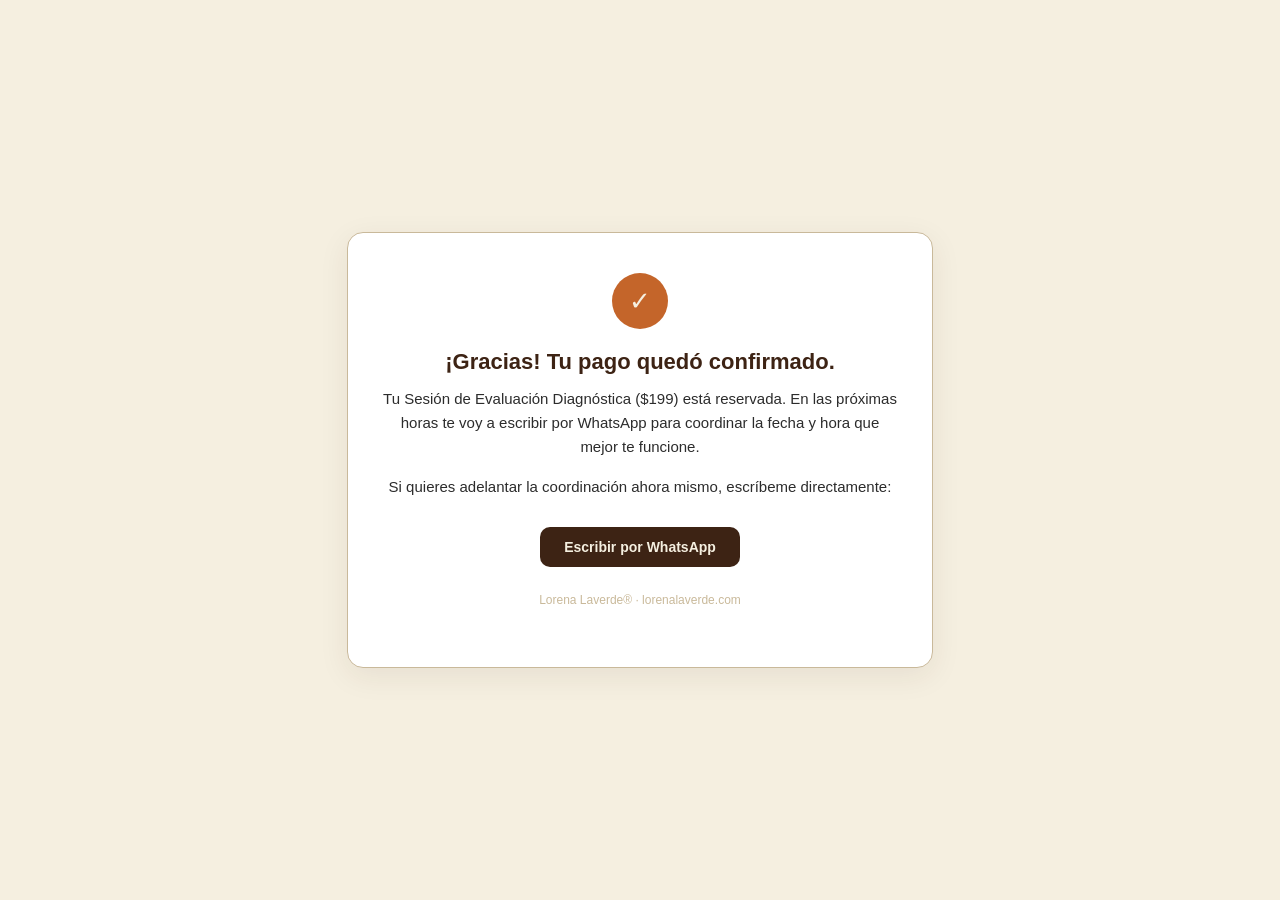
<file: lorena-laverde-web/gracias 2.html>
<!DOCTYPE html>
<html lang="es">
<head>
<meta charset="UTF-8">
<meta name="viewport" content="width=device-width, initial-scale=1.0">
<meta name="robots" content="noindex">
<title>Gracias · Lorena Laverde</title>
<style>
  :root {
    --ll-espresso:#3D2314; --ll-terracota:#C4652A; --ll-oro:#D4A853;
    --ll-crema:#F5EFE0; --ll-arena:#C9B99A; --ll-carbon:#2C2C2C;
  }
  body{margin:0;background:var(--ll-crema);color:var(--ll-carbon);font-family:-apple-system,BlinkMacSystemFont,'Segoe UI',sans-serif;display:flex;align-items:center;justify-content:center;min-height:100vh;padding:24px;box-sizing:border-box;}
  .card{max-width:520px;background:#fff;border:0.5px solid var(--ll-arena);border-radius:16px;padding:2.5rem 2rem;text-align:center;box-shadow:0 8px 30px rgba(61,35,20,0.08);}
  .badge{width:56px;height:56px;border-radius:50%;background:var(--ll-terracota);color:var(--ll-crema);display:flex;align-items:center;justify-content:center;font-size:26px;margin:0 auto 1.25rem;}
  h1{font-size:22px;margin:0 0 0.75rem;color:var(--ll-espresso);}
  p{font-size:15px;line-height:1.6;margin:0 0 1rem;color:var(--ll-carbon);}
  .whatsapp{display:inline-block;margin-top:0.75rem;background:var(--ll-espresso);color:var(--ll-crema);text-decoration:none;padding:0.75rem 1.5rem;border-radius:10px;font-size:14px;font-weight:600;}
  .whatsapp:hover{background:var(--ll-terracota);}
  .footer{margin-top:1.5rem;font-size:12px;color:var(--ll-arena);}
</style>
</head>
<body>
  <div class="card">
    <div class="badge">✓</div>
    <h1>¡Gracias! Tu pago quedó confirmado.</h1>
    <p>Tu Sesión de Evaluación Diagnóstica ($199) está reservada. En las próximas horas te voy a escribir por WhatsApp para coordinar la fecha y hora que mejor te funcione.</p>
    <p>Si quieres adelantar la coordinación ahora mismo, escríbeme directamente:</p>
    <a class="whatsapp" href="https://wa.me/17063327508?text=Hola%20Lorena,%20acabo%20de%20pagar%20mi%20Sesi%C3%B3n%20Diagn%C3%B3stica%20y%20quiero%20coordinar%20la%20fecha">Escribir por WhatsApp</a>
    <p class="footer">Lorena Laverde® · lorenalaverde.com</p>
  </div>
</body>
</html>
</file>
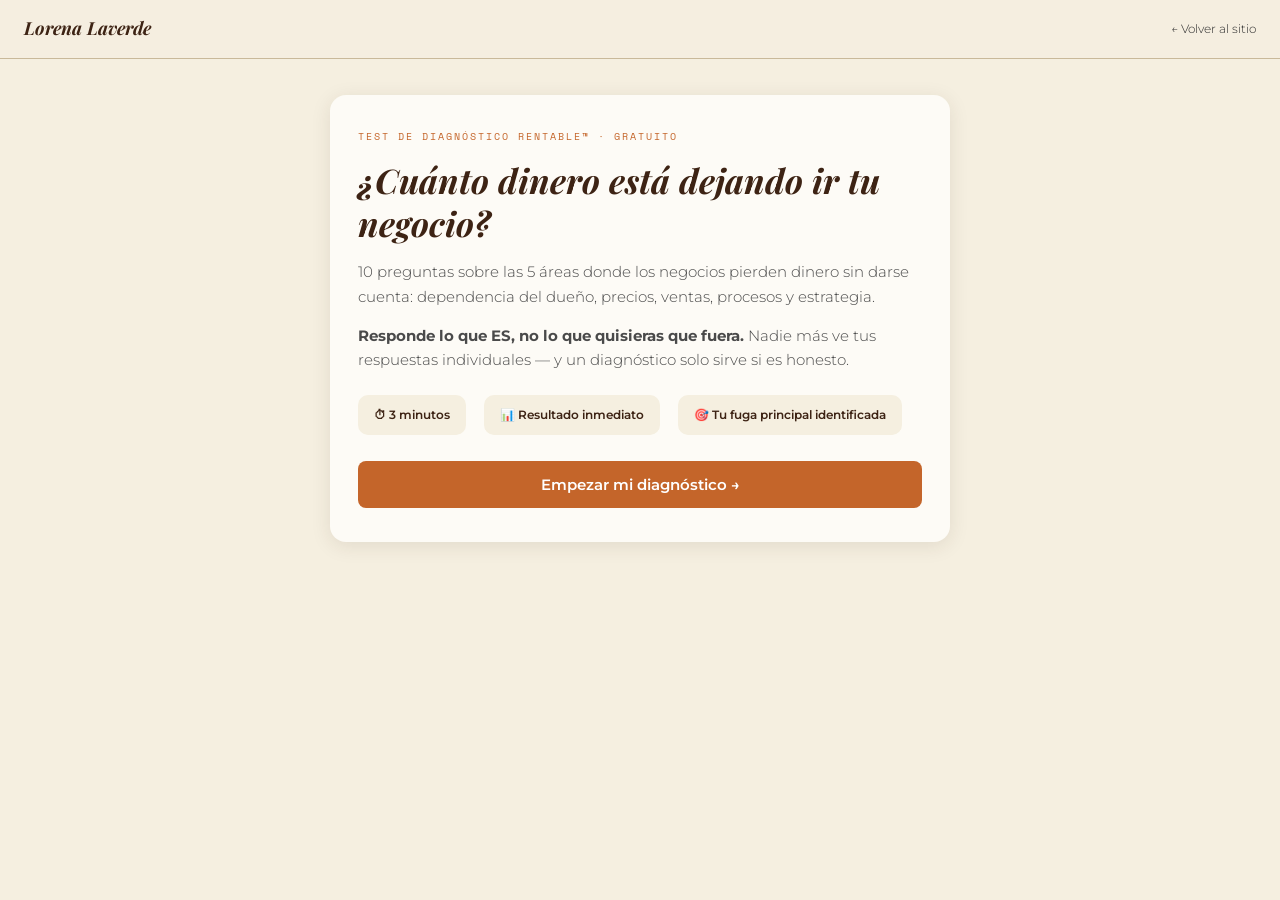
<file: lorena-laverde-web/test.html>
<!DOCTYPE html>
<html lang="es">
<head>
<meta charset="UTF-8">
<meta name="viewport" content="width=device-width, initial-scale=1.0">
<title>Test de Diagnóstico Rentable™ · Lorena Laverde</title>
<meta name="description" content="Diagnostica gratis en 3 minutos cuánto dinero está dejando ir tu negocio. 10 preguntas, resultado inmediato y tu fuga principal identificada.">
<link rel="canonical" href="https://lorenalaverde.com/test.html">
<link rel="icon" type="image/svg+xml" href="assets/favicon.svg">
<meta property="og:type" content="website">
<meta property="og:title" content="Test de Diagnóstico Rentable™ — ¿Cuánto dinero está dejando ir tu negocio?">
<meta property="og:description" content="10 preguntas · 3 minutos · Resultado inmediato con tu fuga principal de dinero.">
<meta property="og:image" content="https://lorenalaverde.com/images/foto-lorena-escenario.jpg">
<link rel="preconnect" href="https://fonts.googleapis.com">
<link rel="preconnect" href="https://fonts.gstatic.com" crossorigin>
<link href="https://fonts.googleapis.com/css2?family=Playfair+Display:ital,wght@1,700&family=Montserrat:wght@300;400;600&family=Space+Mono&display=swap" rel="stylesheet">
<style>
  :root{--espresso:#3D2314;--terracota:#C4652A;--oro:#D4A853;--salvia:#7A9E7E;--crema:#F5EFE0;--arena:#C9B99A;--carbon:#2C2C2C;--blanco:#FDFBF6;}
  *{box-sizing:border-box;margin:0;padding:0;}
  body{font-family:'Montserrat',sans-serif;font-weight:300;background:var(--crema);color:var(--carbon);line-height:1.65;min-height:100vh;}
  .mono{font-family:'Space Mono',monospace;font-size:10px;letter-spacing:2px;text-transform:uppercase;color:var(--terracota);}
  h1,h2{font-family:'Playfair Display',serif;font-style:italic;font-weight:700;color:var(--espresso);line-height:1.25;}
  nav{background:rgba(245,239,224,0.97);border-bottom:1px solid var(--arena);padding:14px 24px;display:flex;justify-content:space-between;align-items:center;}
  nav .logo{font-family:'Playfair Display',serif;font-style:italic;font-weight:700;font-size:18px;color:var(--espresso);text-decoration:none;}
  nav a.back{font-size:12px;color:var(--carbon);text-decoration:none;}
  .wrap{max-width:660px;margin:0 auto;padding:36px 20px 80px;}
  .card{background:var(--blanco);border-radius:16px;padding:34px 28px;box-shadow:0 4px 20px rgba(61,35,20,0.10);}
  .btn{display:inline-block;background:var(--terracota);color:white;padding:14px 30px;border-radius:8px;text-decoration:none;font-weight:600;font-size:15px;border:none;cursor:pointer;font-family:'Montserrat',sans-serif;transition:background .2s;}
  .btn:hover{background:var(--espresso);}
  .btn.full{width:100%;text-align:center;}
  .hidden{display:none;}
  #intro h1{font-size:clamp(26px,5vw,34px);margin:14px 0 16px;}
  #intro p{margin-bottom:14px;font-size:15px;color:#4a4a4a;}
  .intro-datos{display:flex;gap:18px;margin:22px 0 26px;flex-wrap:wrap;}
  .dato{background:var(--crema);border-radius:10px;padding:10px 16px;font-size:12px;font-weight:600;color:var(--espresso);}
  .progress{height:8px;background:#E8DDD0;border-radius:4px;margin-bottom:8px;overflow:hidden;}
  .progress div{height:100%;background:var(--terracota);width:0%;transition:width .3s;border-radius:4px;}
  .q-count{font-size:11px;color:#999;margin-bottom:18px;}
  .q-area{margin-bottom:6px;}
  .q-text{font-family:'Playfair Display',serif;font-style:italic;font-weight:700;font-size:21px;color:var(--espresso);margin-bottom:22px;line-height:1.35;}
  .opt{display:block;width:100%;text-align:left;background:var(--crema);border:2px solid transparent;border-radius:10px;padding:15px 18px;margin-bottom:11px;font-size:14.5px;font-family:'Montserrat',sans-serif;cursor:pointer;transition:all .15s;color:var(--carbon);}
  .opt:hover{border-color:var(--terracota);background:#FBF6EC;}
  #gate h2{font-size:24px;margin-bottom:10px;}
  #gate p{font-size:14px;color:#555;margin-bottom:22px;}
  #gate input{width:100%;padding:14px 16px;margin-bottom:12px;border:1.5px solid var(--arena);border-radius:8px;font-family:'Montserrat',sans-serif;font-size:15px;background:var(--crema);}
  #gate input:focus{outline:none;border-color:var(--terracota);}
  .privacidad{font-size:11px;color:#999;margin-top:12px;text-align:center;}
  .score-ring{text-align:center;margin:6px 0 18px;}
  .score-num{font-family:'Playfair Display',serif;font-style:italic;font-weight:700;font-size:64px;color:var(--terracota);line-height:1;}
  .score-lbl{font-size:11px;text-transform:uppercase;letter-spacing:1.5px;color:#999;}
  #res-titulo{font-size:26px;text-align:center;margin-bottom:14px;}
  #res-texto{font-size:14.5px;color:#4a4a4a;margin-bottom:20px;}
  .fuga{background:var(--espresso);color:var(--crema);border-radius:12px;padding:18px 20px;margin-bottom:22px;}
  .fuga .lbl{color:var(--oro);font-size:10px;font-weight:700;text-transform:uppercase;letter-spacing:1.5px;margin-bottom:6px;}
  .fuga p{font-size:14px;}
  .areas{margin-bottom:26px;}
  .area-row{display:flex;align-items:center;gap:12px;margin-bottom:10px;font-size:12.5px;}
  .area-nombre{width:130px;flex-shrink:0;font-weight:600;color:var(--espresso);}
  .area-bar{flex:1;height:9px;background:#E8DDD0;border-radius:5px;overflow:hidden;}
  .area-bar div{height:100%;border-radius:5px;}
  .cta-box{background:var(--crema);border:2px solid var(--oro);border-radius:14px;padding:24px;text-align:center;}
  .cta-box h2{font-size:20px;margin-bottom:8px;}
  .cta-box p{font-size:13.5px;color:#555;margin-bottom:18px;}
  .cta-box .wa{display:block;margin-top:12px;font-size:13px;color:var(--espresso);}
  .disclaimer{font-size:10.5px;color:#aaa;text-align:center;margin-top:22px;line-height:1.6;}
</style>
</head>
<body>
<nav>
  <a class="logo" href="index.html">Lorena Laverde</a>
  <a class="back" href="index.html">← Volver al sitio</a>
</nav>
<div class="wrap">
  <div class="card" id="intro">
    <div class="mono">Test de Diagnóstico Rentable™ · Gratuito</div>
    <h1>¿Cuánto dinero está dejando ir tu negocio?</h1>
    <p>10 preguntas sobre las 5 áreas donde los negocios pierden dinero sin darse cuenta: dependencia del dueño, precios, ventas, procesos y estrategia.</p>
    <p><strong>Responde lo que ES, no lo que quisieras que fuera.</strong> Nadie más ve tus respuestas individuales — y un diagnóstico solo sirve si es honesto.</p>
    <div class="intro-datos">
      <div class="dato">⏱ 3 minutos</div>
      <div class="dato">📊 Resultado inmediato</div>
      <div class="dato">🎯 Tu fuga principal identificada</div>
    </div>
    <button class="btn full" onclick="empezar()">Empezar mi diagnóstico →</button>
  </div>
  <div class="card hidden" id="quiz">
    <div class="progress"><div id="bar"></div></div>
    <div class="q-count" id="qcount"></div>
    <div class="mono q-area" id="qarea"></div>
    <div class="q-text" id="qtext"></div>
    <div id="qopts"></div>
  </div>
  <div class="card hidden" id="gate">
    <div class="mono">Tu diagnóstico está listo</div>
    <h2>¿A nombre de quién preparo tu resultado?</h2>
    <p>Verás tu puntaje, tu fuga principal de dinero y el primer paso recomendado — todo en la siguiente pantalla.</p>
    <input type="text" id="f-nombre" placeholder="Tu nombre" required>
    <input type="email" id="f-email" placeholder="Tu correo" required>
    <input type="tel" id="f-whatsapp" placeholder="Tu WhatsApp (opcional)">
    <button class="btn full" onclick="verResultado()">Ver mi resultado →</button>
    <p class="privacidad">Tu información solo se usa para entregarte tu diagnóstico. Sin spam.</p>
  </div>
  <div class="card hidden" id="resultado">
    <div class="mono" style="text-align:center;">Diagnóstico Rentable™ · Resultado</div>
    <div class="score-ring">
      <div class="score-num" id="res-score"></div>
      <div class="score-lbl">de 20 puntos</div>
    </div>
    <h2 id="res-titulo"></h2>
    <p id="res-texto"></p>
    <div class="fuga">
      <div class="lbl">🔍 Tu fuga principal</div>
      <p id="res-fuga"></p>
    </div>
    <div class="areas" id="res-areas"></div>
    <div class="cta-box">
      <h2>El test te dijo DÓNDE. La sesión te dice CÓMO.</h2>
      <p>Sesión de Evaluación Diagnóstica: 90 minutos 1:1, revisamos tu negocio completo y sales con una hoja de ruta de 30 días. $199 USD.</p>
      <a class="btn" href="https://buy.stripe.com/3cI14n7ZP8wqeGM5vogUM02">Agendar mi sesión · $199</a>
      <a class="wa" href="https://wa.me/17063327508?text=Hola%20Lorena,%20hice%20el%20test%20y%20quiero%20mi%20sesi%C3%B3n%20diagn%C3%B3stica">o escríbeme por WhatsApp →</a>
    </div>
    <p class="disclaimer">Este test es orientativo y no reemplaza un diagnóstico profesional completo. Los resultados de cualquier proceso dependen del punto de partida y la implementación de cada negocio. © 2026 Lorena Laverde · Método Rentable™</p>
  </div>
</div>
<script>
const AREAS = ['Dependencia de ti','Dinero y precios','Ventas','Procesos','Estrategia'];
const FUGAS = {
  'Dependencia de ti':'Tu negocio depende demasiado de tu presencia. Cada hora tuya es un cuello de botella: no puedes enfermarte, descansar ni crecer, porque todo pasa por ti. Es la fuga que convierte un negocio en un empleo caro.',
  'Dinero y precios':'Estás decidiendo precios y midiendo ganancias a ciegas. Esta es la fuga más silenciosa: se puede facturar mucho y ganar poco durante años sin notarlo. Casi siempre hay dinero inmediato escondido aquí.',
  'Ventas':'Te están preguntando más personas de las que compran — y no sabes exactamente dónde se pierden. Sin proceso comercial ni medición, cada lead que se enfría es dinero que ya tenías enfrente.',
  'Procesos':'Tu operación vive en tu cabeza. Sin procesos documentados no puedes delegar, ni escalar, ni tomarte una semana libre. La buena noticia: es la fuga más rápida de cerrar cuando se trabaja con método.',
  'Estrategia':'Tu negocio navega sin mapa: decisiones por urgencia, sin plan escrito ni metas medibles. Trabajas mucho — pero el esfuerzo sin dirección es la fuga más cara de todas.'
};
const PREGUNTAS = [
 {a:0, t:'Si te desconectas una semana completa, ¿qué pasa con tu negocio?', o:[['Funciona: hay procesos y alguien más responde',2],['Sobrevive, pero todo se acumula hasta que vuelvo',1],['Se detiene: todo pasa por mí',0]]},
 {a:0, t:'¿Cuántas decisiones del día a día puede tomar alguien más sin consultarte?', o:[['La mayoría',2],['Solo las básicas',1],['Prácticamente ninguna',0]]},
 {a:1, t:'¿Sabes cuál de tus productos o servicios te deja MÁS utilidad (no el que más vendes)?', o:[['Sí, con números en la mano',2],['Tengo una idea, pero sin datos exactos',1],['No lo sé',0]]},
 {a:1, t:'¿Cómo definiste tus precios actuales?', o:[['Con costos, margen y valor — y los reviso',2],['Mirando lo que cobra la competencia',1],['Por intuición, hace tiempo no los toco',0]]},
 {a:2, t:'Cuando alguien pregunta por tus servicios, ¿qué pasa después?', o:[['Hay proceso: respuesta, propuesta y seguimiento',2],['Respondo como puedo; algunos se enfrían',1],['Muchos quedan sin seguimiento',0]]},
 {a:2, t:'¿Sabes cuántas personas preguntaron el mes pasado y cuántas compraron?', o:[['Sí, mido mi conversión',2],['Aproximadamente',1],['No llevo ese registro',0]]},
 {a:3, t:'Si mañana contrataras a alguien, ¿podrías entregarle instrucciones escritas de su trabajo?', o:[['Sí, tengo procesos documentados',2],['Parcialmente — la mitad está en mi cabeza',1],['No: tendría que enseñarle todo yo',0]]},
 {a:3, t:'¿Con qué frecuencia apagas incendios en vez de trabajar en lo planificado?', o:[['Rara vez: mi semana se parece al plan',2],['Mitad plan, mitad incendios',1],['Vivo apagando incendios',0]]},
 {a:4, t:'¿Tienes un plan escrito de los próximos 90 días con metas medibles?', o:[['Sí, y lo reviso',2],['Tengo objetivos generales, no escritos',1],['No',0]]},
 {a:4, t:'Tu facturación en el último año…', o:[['Crece de forma sostenida',2],['Está estancada hace algunos meses',1],['Lleva más de un año igual o bajando',0]]}
];
let idx = 0;
let scores = [0,0,0,0,0];
let respuestas = [];
function empezar(){
  document.getElementById('intro').classList.add('hidden');
  document.getElementById('quiz').classList.remove('hidden');
  render();
}
function render(){
  const q = PREGUNTAS[idx];
  document.getElementById('bar').style.width = (idx/PREGUNTAS.length*100)+'%';
  document.getElementById('qcount').textContent = 'Pregunta '+(idx+1)+' de '+PREGUNTAS.length;
  document.getElementById('qarea').textContent = AREAS[q.a];
  document.getElementById('qtext').textContent = q.t;
  const box = document.getElementById('qopts');
  box.innerHTML = '';
  q.o.forEach(function(op){
    const b = document.createElement('button');
    b.className = 'opt';
    b.textContent = op[0];
    b.onclick = function(){ responder(q.a, op[1], op[0]); };
    box.appendChild(b);
  });
}
function responder(area, pts, texto){
  scores[area] += pts;
  respuestas.push(texto);
  idx++;
  if(idx < PREGUNTAS.length){ render(); }
  else{
    document.getElementById('quiz').classList.add('hidden');
    document.getElementById('gate').classList.remove('hidden');
    window.scrollTo(0,0);
  }
}
function verResultado(){
  const nombre = document.getElementById('f-nombre').value.trim();
  const email = document.getElementById('f-email').value.trim();
  const whatsapp = document.getElementById('f-whatsapp').value.trim();
  if(!nombre || !email || email.indexOf('@') < 0){
    alert('Escribe tu nombre y un correo válido para ver tu resultado.');
    return;
  }
  const total = scores.reduce(function(a,b){return a+b;},0);

  // Enviar a Formspree (notificación por email a Lorena)
  const fd = new FormData();
  fd.append('origen','Test Diagnóstico Rentable');
  fd.append('nombre',nombre);
  fd.append('email',email);
  fd.append('whatsapp',whatsapp);
  fd.append('puntaje',total+'/20');
  AREAS.forEach(function(a,i){ fd.append('área: '+a, scores[i]+'/4'); });
  fd.append('respuestas', respuestas.join(' | '));
  fetch('https://formspree.io/f/mqevjedk',{method:'POST',body:fd,headers:{'Accept':'application/json'}}).catch(function(){});

  // Agregar a MailerLite → secuencia de emails automática
  fetch('/.netlify/functions/subscribe',{
    method:'POST',
    headers:{'Content-Type':'application/json'},
    body:JSON.stringify({
      nombre: nombre,
      email: email,
      whatsapp: whatsapp,
      puntaje: total+'/20'
    })
  }).catch(function(){});

  mostrarResultado(nombre,total);
}
function mostrarResultado(nombre,total){
  document.getElementById('gate').classList.add('hidden');
  document.getElementById('resultado').classList.remove('hidden');
  window.scrollTo(0,0);
  document.getElementById('res-score').textContent = total;
  let titulo, texto;
  if(total >= 16){
    titulo = nombre+', tu negocio tiene bases sólidas.';
    texto = 'Estás por encima de la mayoría: hay estructura, medición y dirección. Tu oportunidad ya no es tapar fugas — es acelerar. Los negocios en tu nivel son justamente los que más rápido crecen con estrategia fina, porque la base ya aguanta.';
  } else if(total >= 9){
    titulo = nombre+', tu negocio está dejando ir dinero — de forma constante.';
    texto = 'No es crisis, y eso es precisamente la trampa: como nada duele lo suficiente, nada se corrige. Las fugas que muestra tu resultado se pagan todos los meses, en silencio. Este es el mejor momento para actuar: todavía decides sin presión.';
  } else {
    titulo = nombre+', tu negocio está en modo supervivencia.';
    texto = 'Todo depende de ti, las decisiones se toman por urgencia y el esfuerzo no se está convirtiendo en resultados. No es falta de capacidad — es falta de estructura y diagnóstico. La buena noticia: desde este punto, los cambios correctos se sienten rápido.';
  }
  document.getElementById('res-titulo').textContent = titulo;
  document.getElementById('res-texto').textContent = texto;
  let min = 0;
  scores.forEach(function(s,i){ if(s < scores[min]) min = i; });
  document.getElementById('res-fuga').innerHTML = '<strong>'+AREAS[min]+':</strong> '+FUGAS[AREAS[min]];
  const cont = document.getElementById('res-areas');
  AREAS.forEach(function(a,i){
    const pct = scores[i]/4*100;
    const color = pct >= 75 ? 'var(--salvia)' : (pct >= 50 ? 'var(--oro)' : 'var(--terracota)');
    cont.innerHTML += '<div class="area-row"><div class="area-nombre">'+a+'</div><div class="area-bar"><div style="width:'+pct+'%;background:'+color+';"></div></div></div>';
  });
}
</script>
</body>
</html>
</file>
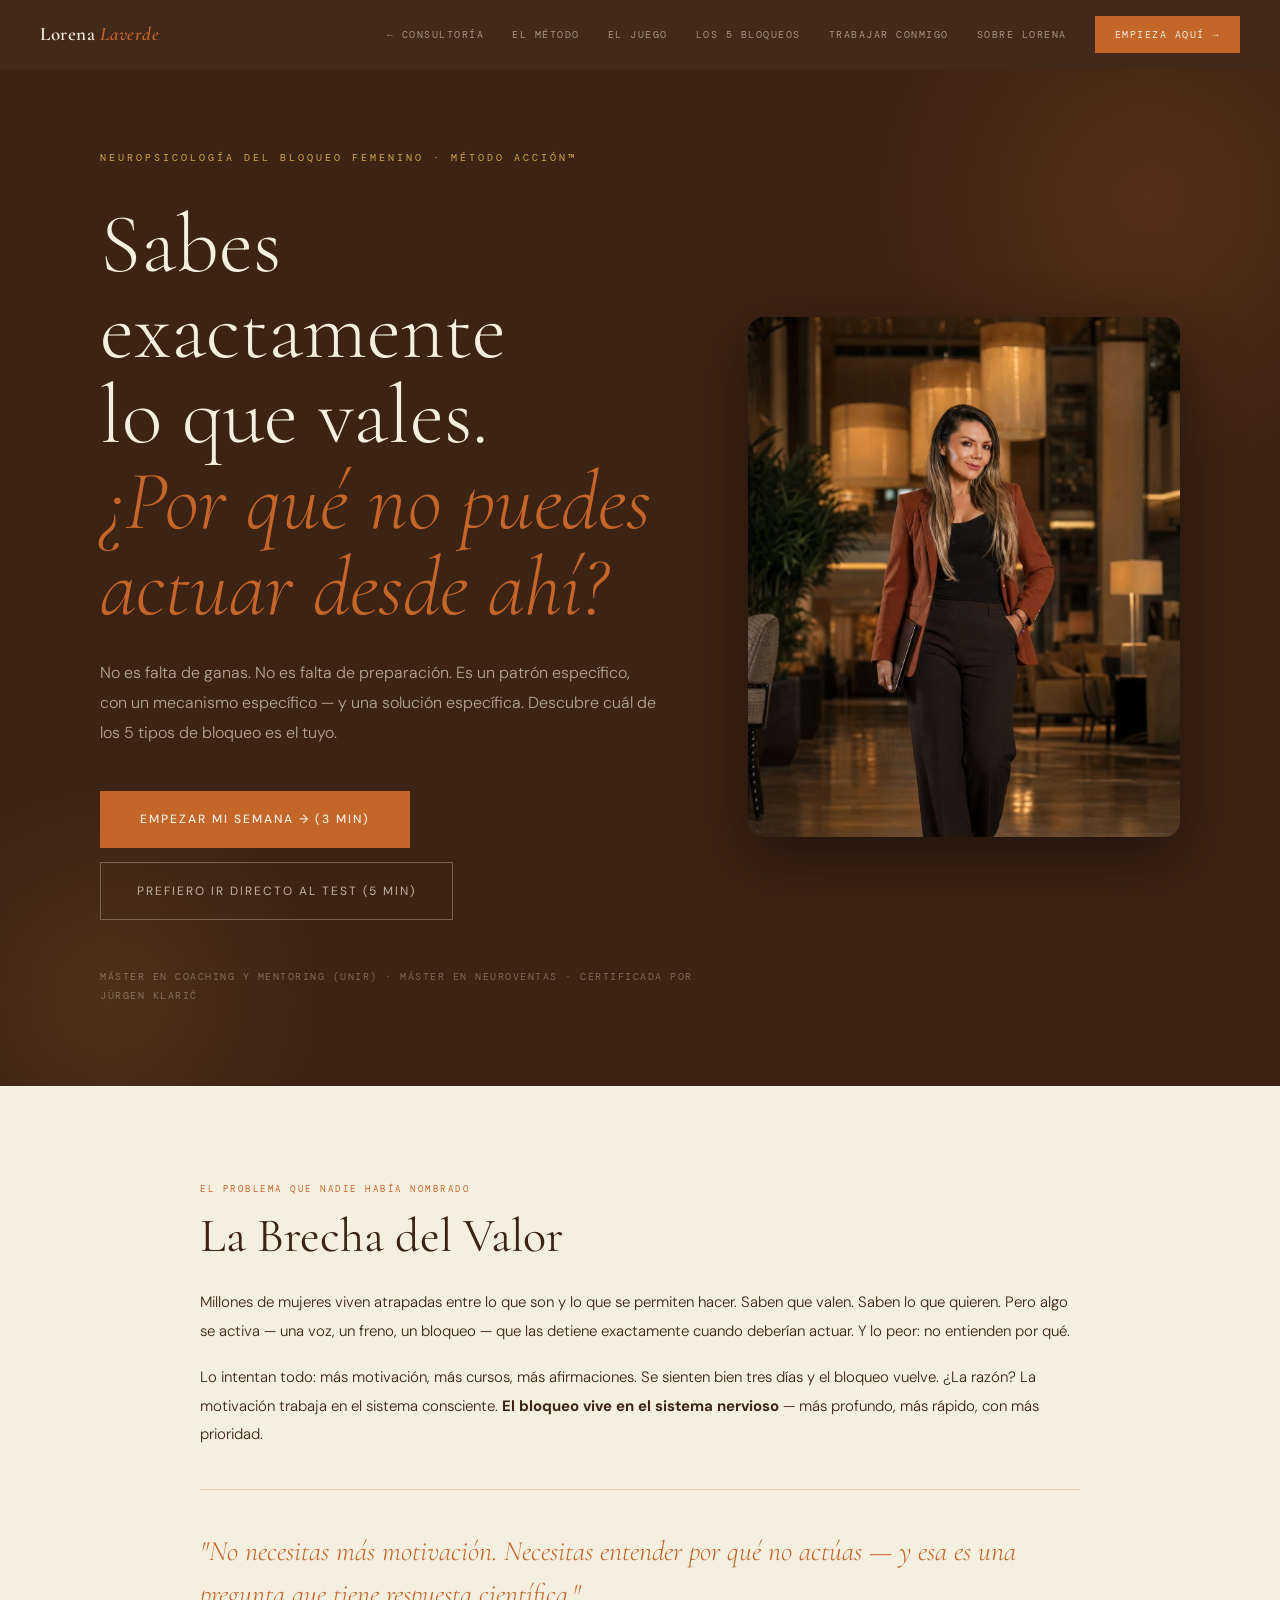
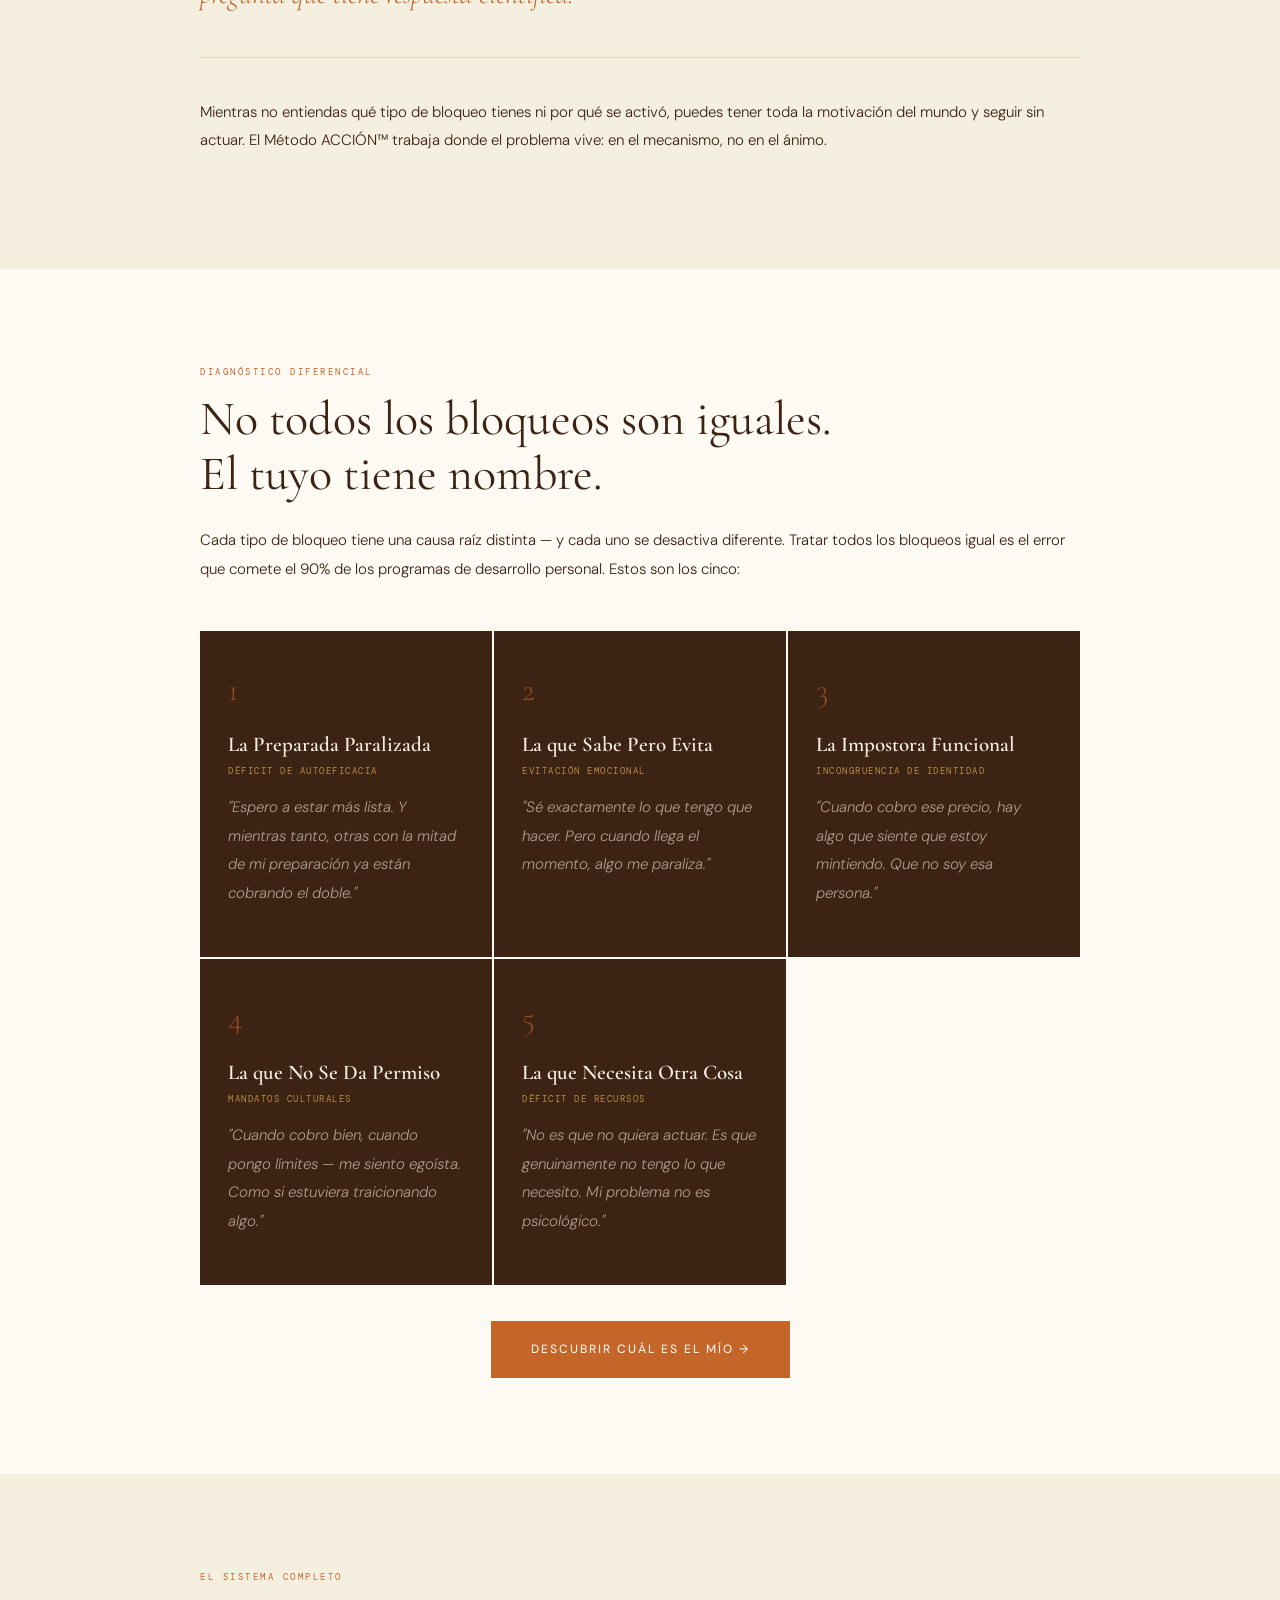
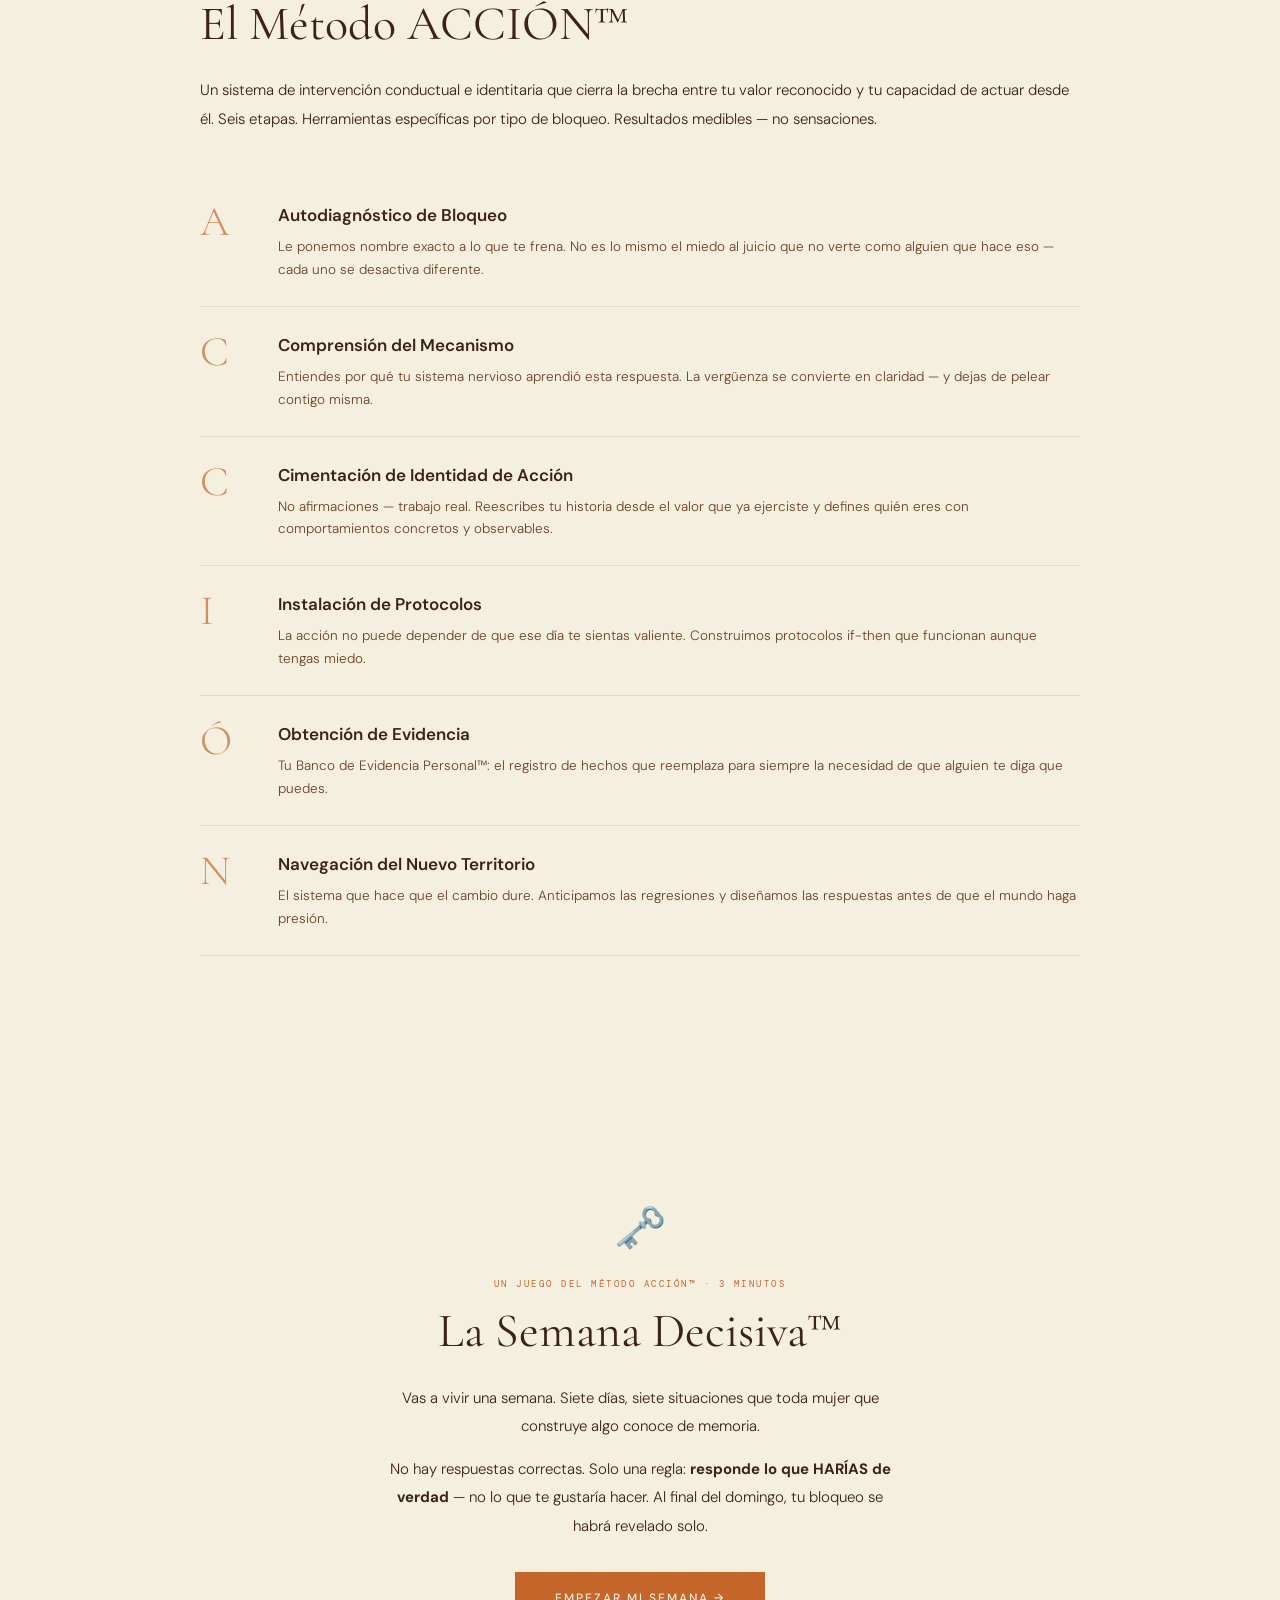
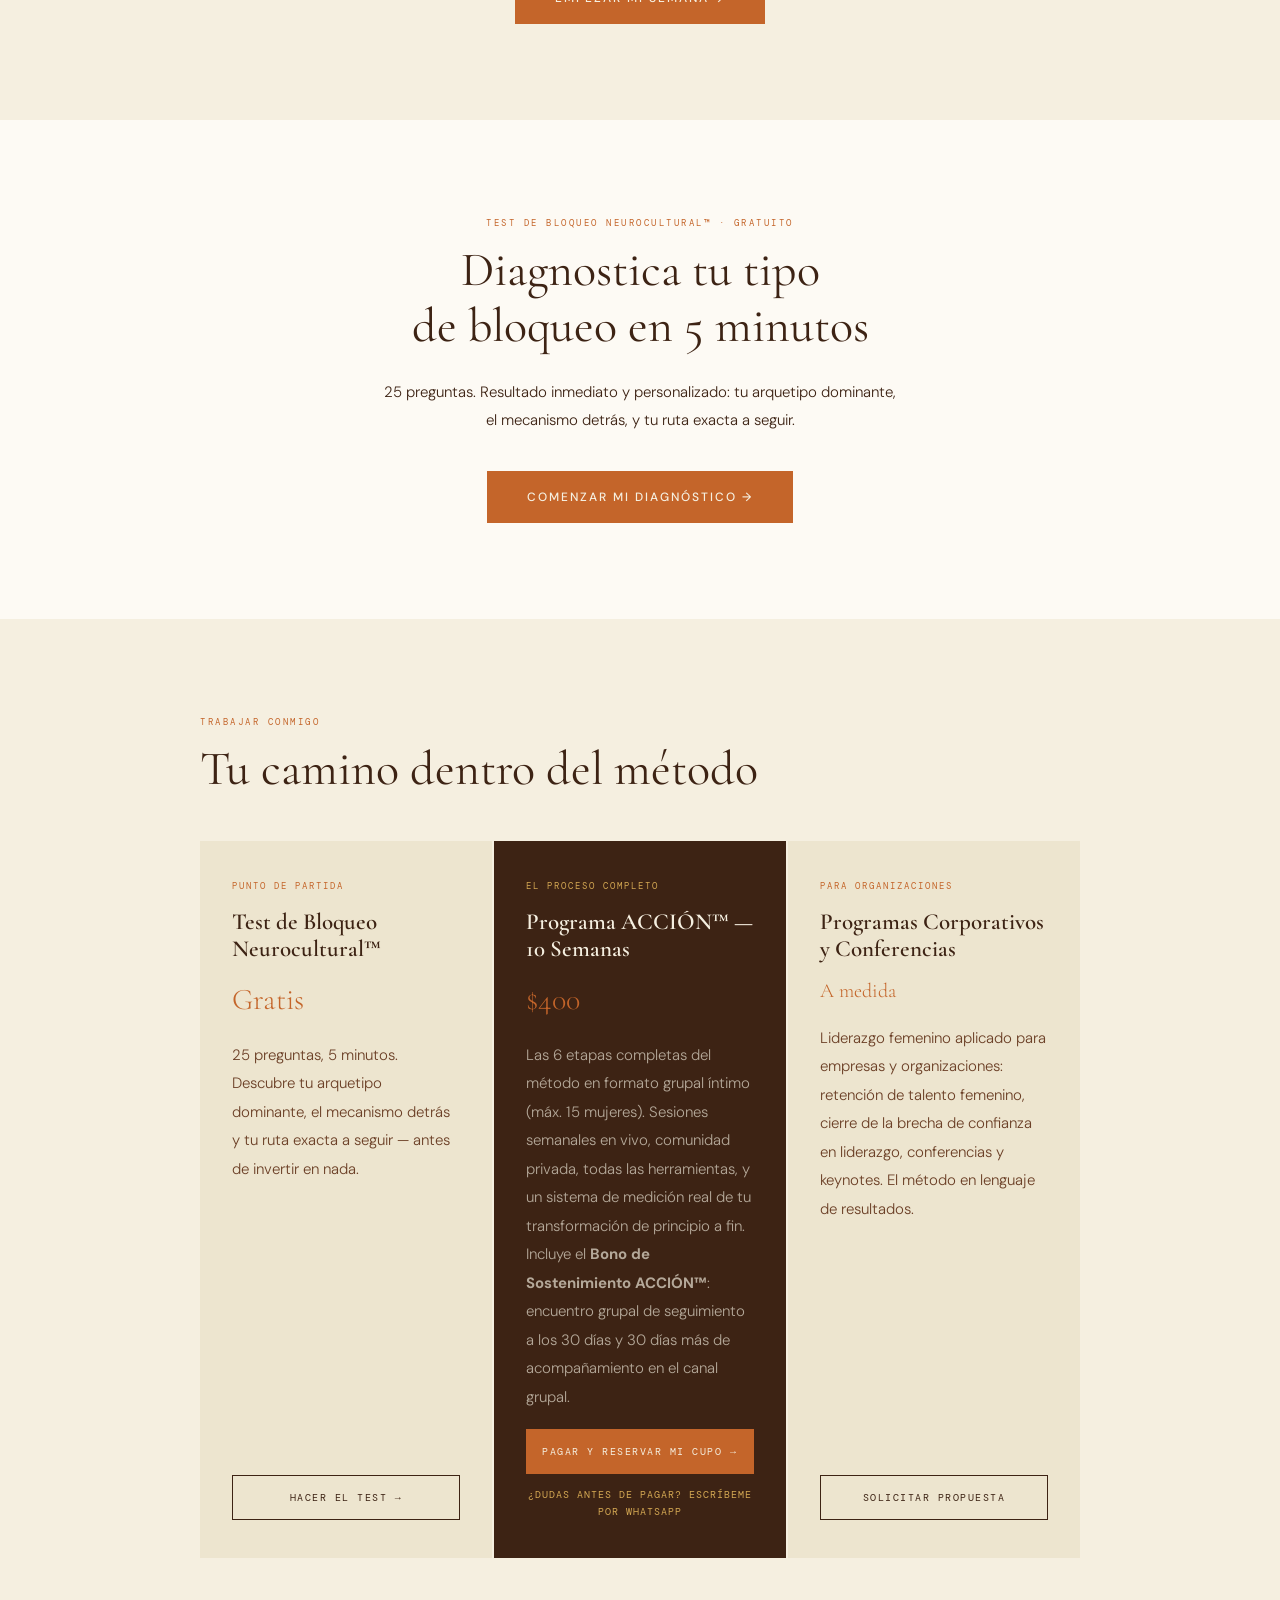
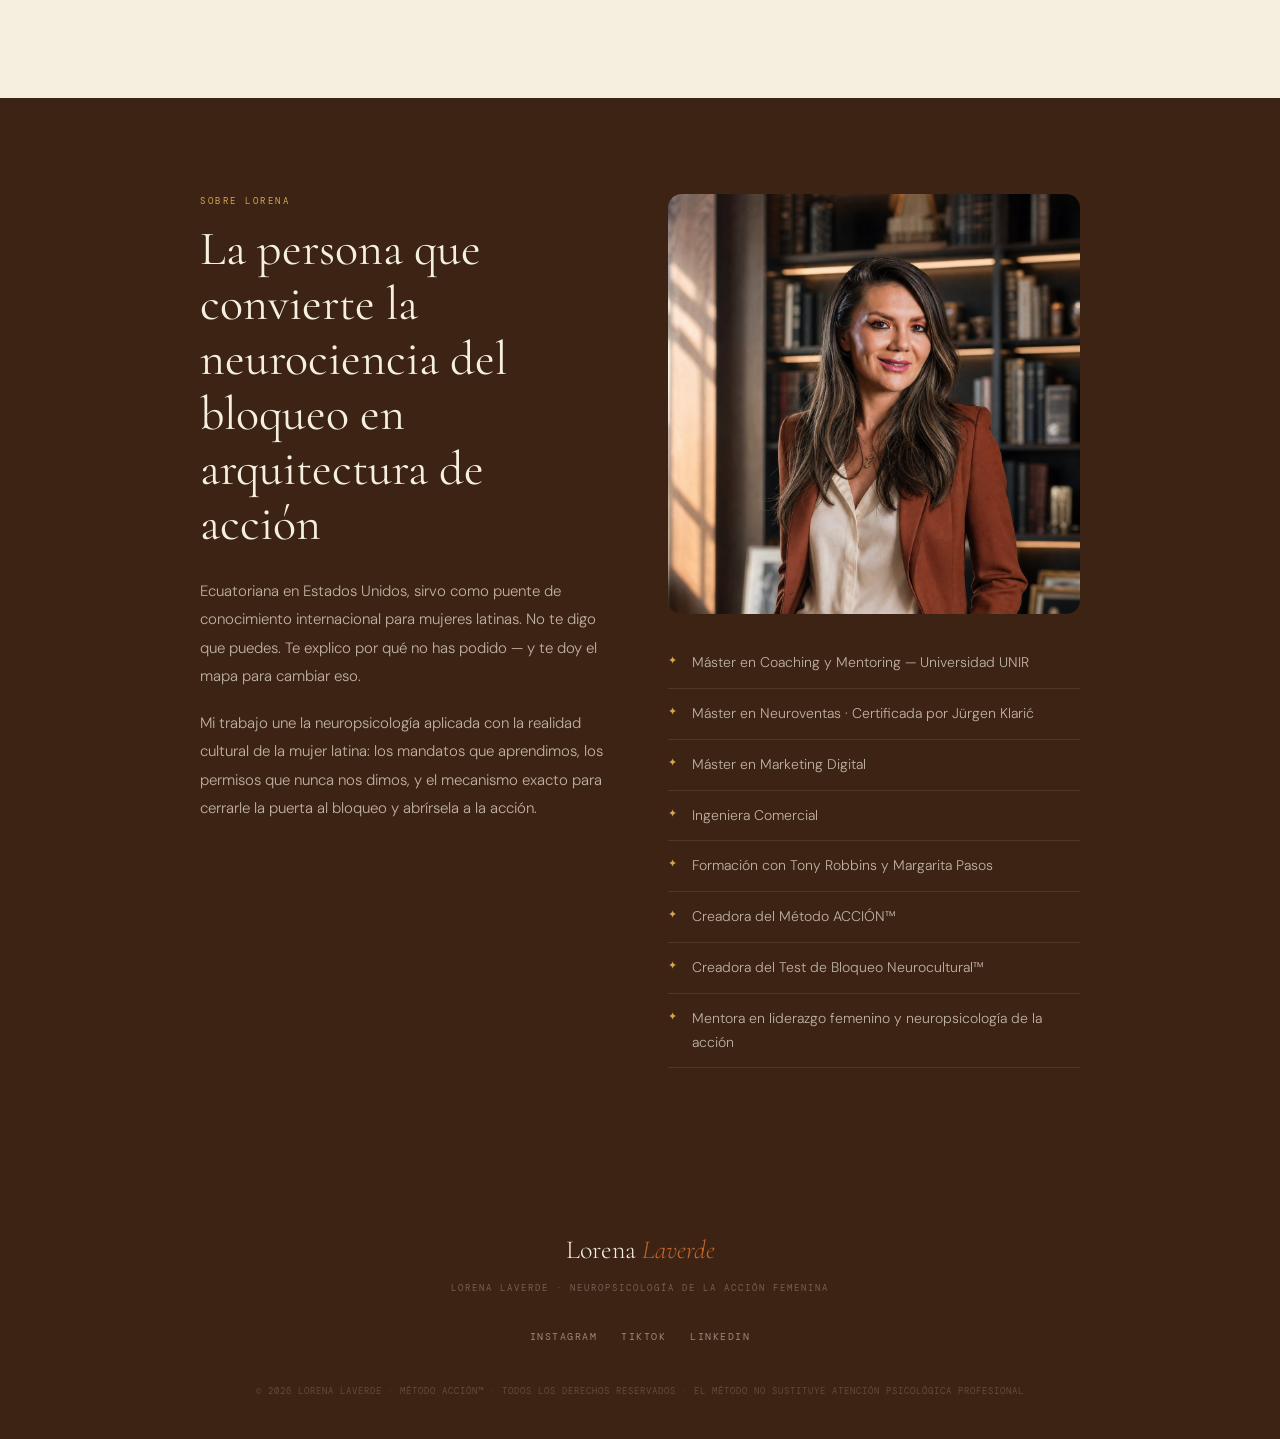
<file: lorena-laverde-web/metodo/metodo-accion.html>
<!DOCTYPE html>
<html lang="es">
<head>
<!-- Google tag (gtag.js) -->
<script async src="https://www.googletagmanager.com/gtag/js?id=G-2PYR5ZHFL8"></script>
<script>
  window.dataLayer = window.dataLayer || [];
  function gtag(){dataLayer.push(arguments);}
  gtag('js', new Date());

  gtag('config', 'G-2PYR5ZHFL8');
</script>
<!-- Meta Pixel Code -->
<script>
!function(f,b,e,v,n,t,s)
{if(f.fbq)return;n=f.fbq=function(){n.callMethod?
n.callMethod.apply(n,arguments):n.queue.push(arguments)};
if(!f._fbq)f._fbq=n;n.push=n;n.loaded=!0;n.version='2.0';
n.queue=[];t=b.createElement(e);t.async=!0;
t.src=v;s=b.getElementsByTagName(e)[0];
s.parentNode.insertBefore(t,s)}(window, document,'script',
'https://connect.facebook.net/en_US/fbevents.js');
fbq('init', '2135381260666384');
fbq('track', 'PageView');
</script>
<noscript><img height="1" width="1" style="display:none"
src="https://www.facebook.com/tr?id=2135381260666384&ev=PageView&noscript=1"
/></noscript>
<!-- End Meta Pixel Code -->
<meta charset="UTF-8">
<meta name="viewport" content="width=device-width, initial-scale=1.0">
<title>Lorena Laverde · Neuropsicología del Bloqueo Femenino · Método ACCIÓN™</title>
<link rel="canonical" href="https://lorenalaverde.com/metodo/metodo-accion.html">
<link rel="icon" type="image/svg+xml" href="../assets/favicon.svg">
<meta property="og:type" content="website">
<meta property="og:url" content="https://lorenalaverde.com/metodo/metodo-accion.html">
<meta property="og:title" content="Método ACCIÓN™ · Lorena Laverde">
<meta property="og:description" content="Descubre cuál de los 5 tipos de bloqueo te está frenando. Test gratuito de 5 minutos.">
<meta property="og:image" content="https://lorenalaverde.com/images/foto-lorena-hero.jpg">
<meta property="og:locale" content="es_LA">
<meta name="description" content="Descubre cuál de los 5 tipos de bloqueo te está frenando. Test de Bloqueo Neurocultural™ gratuito — Método ACCIÓN™ por Lorena Laverde.">
<link href="https://fonts.googleapis.com/css2?family=Cormorant+Garamond:ital,wght@0,300;0,400;0,600;1,300;1,400&family=DM+Sans:wght@300;400;500;600&family=DM+Mono&display=swap" rel="stylesheet">
<style>
  :root {
    --terracota: #C4652A;
    --sage: #7A9E7E;
    --cream: #F5EFE0;
    --espresso: #3D2314;
    --gold: #D4A853;
    --cream-dark: #EDE5CF;
    --espresso-light: #6B3F26;
    --white: #FDFAF4;
  }
  * { margin: 0; padding: 0; box-sizing: border-box; }
  html { scroll-behavior: smooth; }
  body { font-family: 'DM Sans', sans-serif; background: var(--cream); color: var(--espresso); line-height: 1.7; overflow-x: hidden; }
  .serif { font-family: 'Cormorant Garamond', serif; }
  .mono { font-family: 'DM Mono', monospace; }
  button { cursor: pointer; font-family: inherit; }
  img { max-width: 100%; }

  /* NAV */
  .nav {
    position: sticky; top: 0; z-index: 100;
    background: rgba(61,35,20,0.97);
    display: flex; justify-content: space-between; align-items: center;
    padding: 16px 40px;
  }
  .nav-logo { font-family: 'Cormorant Garamond', serif; font-size: 19px; color: var(--cream); font-weight: 600; letter-spacing: 0.5px; }
  .nav-logo span { color: var(--terracota); font-style: italic; }
  .nav-links { display: flex; gap: 28px; align-items: center; }
  .nav-links a { font-family: 'DM Mono', monospace; font-size: 10px; letter-spacing: 1.5px; text-transform: uppercase; color: rgba(245,239,224,0.55); text-decoration: none; transition: color 0.2s; }
  .nav-links a:hover { color: var(--gold); }
  .nav-cta { background: var(--terracota); color: var(--cream) !important; padding: 10px 20px; }

  /* HERO */
  .hero {
    min-height: 92vh; background: var(--espresso);
    display: flex; flex-direction: column; justify-content: center;
    padding: 80px 40px; position: relative; overflow: hidden;
  }
  .hero::before {
    content: ''; position: absolute; top: -150px; right: -150px;
    width: 560px; height: 560px; border-radius: 50%;
    background: radial-gradient(circle, rgba(196,101,42,0.18) 0%, transparent 68%);
  }
  .hero::after {
    content: ''; position: absolute; bottom: -120px; left: -100px;
    width: 420px; height: 420px; border-radius: 50%;
    background: radial-gradient(circle, rgba(212,168,83,0.1) 0%, transparent 70%);
  }
  .hero-inner { max-width: 880px; margin: 0 auto; position: relative; z-index: 1; width: 100%; }
  .hero-eyebrow { font-family: 'DM Mono', monospace; font-size: 10px; letter-spacing: 3px; text-transform: uppercase; color: var(--gold); margin-bottom: 36px; }
  .hero h1 { font-family: 'Cormorant Garamond', serif; font-size: clamp(42px, 7.5vw, 84px); font-weight: 300; color: var(--cream); line-height: 1.02; margin-bottom: 28px; }
  .hero h1 em { font-style: italic; color: var(--terracota); }
  .hero-sub { font-size: 16px; font-weight: 300; color: rgba(245,239,224,0.65); max-width: 560px; line-height: 1.85; margin-bottom: 44px; }
  .hero-actions { display: flex; gap: 14px; flex-wrap: wrap; }
  .btn-primary {
    background: var(--terracota); color: var(--cream); border: none;
    padding: 18px 40px; font-size: 12px; letter-spacing: 2px;
    text-transform: uppercase; font-weight: 500; text-decoration: none; display: inline-block;
    transition: background 0.2s;
  }
  .btn-primary:hover { background: #a85420; }
  .btn-ghost {
    background: transparent; color: rgba(245,239,224,0.7); border: 1px solid rgba(245,239,224,0.3);
    padding: 18px 36px; font-size: 12px; letter-spacing: 2px;
    text-transform: uppercase; font-weight: 400; text-decoration: none; display: inline-block;
  }
  .hero-cred { font-family: 'DM Mono', monospace; font-size: 9.5px; letter-spacing: 1.5px; text-transform: uppercase; color: rgba(245,239,224,0.35); margin-top: 48px; line-height: 2; }

  /* SECTION BASE */
  .section { padding: 96px 40px; }
  .section-inner { max-width: 880px; margin: 0 auto; }
  .section-alt { background: var(--white); }
  .section-dark { background: var(--espresso); }
  .eyebrow { font-family: 'DM Mono', monospace; font-size: 9px; letter-spacing: 2.5px; text-transform: uppercase; color: var(--terracota); margin-bottom: 12px; }
  .eyebrow.light { color: var(--gold); }
  h2 { font-family: 'Cormorant Garamond', serif; font-size: clamp(30px, 4.5vw, 48px); font-weight: 400; line-height: 1.15; margin-bottom: 24px; }
  h2.light { color: var(--cream); }
  .section p { font-size: 15px; font-weight: 300; line-height: 1.9; margin-bottom: 18px; }
  .section p.light { color: rgba(245,239,224,0.7); }

  /* QUOTE */
  .quote {
    font-family: 'Cormorant Garamond', serif; font-size: clamp(20px, 3vw, 28px);
    font-style: italic; font-weight: 300; color: var(--terracota); line-height: 1.55;
    padding: 40px 0; border-top: 1px solid rgba(196,101,42,0.25);
    border-bottom: 1px solid rgba(196,101,42,0.25); margin: 40px 0;
  }

  /* ARQUETIPOS GRID */
  .arq-grid { display: grid; grid-template-columns: repeat(auto-fit, minmax(260px, 1fr)); gap: 2px; margin: 48px 0 24px; }
  .arq-card { background: var(--espresso); padding: 32px 28px; transition: background 0.2s; }
  .arq-card:hover { background: var(--espresso-light); }
  .arq-num { font-family: 'Cormorant Garamond', serif; font-size: 32px; font-weight: 300; color: var(--terracota); opacity: 0.6; margin-bottom: 14px; }
  .arq-name { font-family: 'Cormorant Garamond', serif; font-size: 21px; font-weight: 600; color: var(--cream); margin-bottom: 6px; line-height: 1.25; }
  .arq-cause { font-family: 'DM Mono', monospace; font-size: 9px; letter-spacing: 1.5px; text-transform: uppercase; color: var(--gold); margin-bottom: 14px; opacity: 0.8; }
  .arq-quote { font-size: 13px; font-style: italic; color: rgba(245,239,224,0.6); line-height: 1.7; }

  /* MÉTODO */
  .metodo-steps { margin: 44px 0; }
  .metodo-step { display: flex; gap: 26px; padding: 24px 0; border-bottom: 1px solid rgba(61,35,20,0.1); }
  .metodo-letter { font-family: 'Cormorant Garamond', serif; font-size: 42px; font-weight: 300; color: var(--terracota); min-width: 52px; line-height: 1; opacity: 0.7; }
  .metodo-step h3 { font-size: 17px; font-weight: 600; margin-bottom: 6px; }
  .metodo-step p { font-size: 13.5px; color: var(--espresso-light); margin: 0; line-height: 1.7; }

  /* OFERTA */
  .oferta-grid { display: grid; grid-template-columns: repeat(auto-fit, minmax(280px, 1fr)); gap: 2px; margin: 44px 0; }
  .oferta-card { background: var(--cream-dark); padding: 38px 32px; display: flex; flex-direction: column; }
  .oferta-card.featured { background: var(--espresso); }
  .oferta-tag { font-family: 'DM Mono', monospace; font-size: 9px; letter-spacing: 2px; text-transform: uppercase; color: var(--terracota); margin-bottom: 14px; }
  .oferta-card.featured .oferta-tag { color: var(--gold); }
  .oferta-title { font-family: 'Cormorant Garamond', serif; font-size: 23px; font-weight: 600; margin-bottom: 10px; line-height: 1.2; }
  .oferta-card.featured .oferta-title { color: var(--cream); }
  .oferta-price { font-family: 'Cormorant Garamond', serif; font-size: 30px; font-weight: 300; color: var(--terracota); margin-bottom: 16px; }
  .oferta-desc { font-size: 13.5px; color: var(--espresso-light); line-height: 1.75; margin-bottom: 24px; flex: 1; }
  .oferta-card.featured .oferta-desc { color: rgba(245,239,224,0.65); }
  .oferta-cta { font-family: 'DM Mono', monospace; font-size: 10px; letter-spacing: 1.5px; text-transform: uppercase; color: var(--espresso); border: 1px solid var(--espresso); padding: 13px; text-align: center; text-decoration: none; }
  .oferta-card.featured .oferta-cta { background: var(--terracota); color: var(--cream); border-color: var(--terracota); }

  /* SOBRE */
  .sobre-grid { display: grid; grid-template-columns: 1fr 1fr; gap: 56px; align-items: start; }
  .cred-list { list-style: none; margin-top: 24px; }
  .cred-list li { font-size: 14px; padding: 13px 0 13px 24px; position: relative; border-bottom: 1px solid rgba(245,239,224,0.1); color: rgba(245,239,224,0.7); font-weight: 300; }
  .cred-list li::before { content: '✦'; position: absolute; left: 0; color: var(--gold); font-size: 11px; }

  /* TEST APP */
  .test-app { max-width: 680px; margin: 0 auto; }
  .test-hidden { display: none !important; }
  .progress-bar { height: 3px; background: var(--cream-dark); margin-bottom: 44px; }
  .progress-fill { height: 100%; width: 0%; background: var(--terracota); transition: width 0.3s; }
  .q-count { font-family: 'DM Mono', monospace; font-size: 10px; letter-spacing: 2px; text-transform: uppercase; color: var(--terracota); margin-bottom: 18px; }
  .q-text { font-family: 'Cormorant Garamond', serif; font-size: clamp(22px, 4vw, 30px); font-weight: 400; font-style: italic; line-height: 1.4; margin-bottom: 40px; }
  .q-options { display: flex; flex-direction: column; gap: 8px; }
  .q-opt {
    display: flex; align-items: center; gap: 18px; padding: 15px 22px;
    background: var(--white); border: 1px solid rgba(61,35,20,0.12);
    text-align: left; font-size: 14px; font-weight: 300; transition: all 0.15s; width: 100%;
  }
  .q-opt:hover { background: var(--espresso); color: var(--cream); }
  .q-opt .num { font-family: 'Cormorant Garamond', serif; font-size: 21px; font-weight: 300; color: var(--terracota); min-width: 22px; }
  .q-back { background: none; border: none; color: var(--espresso-light); font-family: 'DM Mono', monospace; font-size: 10px; letter-spacing: 1px; text-transform: uppercase; margin-top: 28px; opacity: 0.6; }

  /* DATOS FORM */
  .datos-form input {
    width: 100%; padding: 16px 20px; font-size: 15px;
    border: 1px solid rgba(61,35,20,0.2); background: var(--white);
    margin-bottom: 12px; font-family: inherit; color: var(--espresso); outline: none;
  }
  .datos-form input:focus { border-color: var(--terracota); }

  /* RESULTADO */
  .res-hero { background: var(--espresso); padding: 64px 32px 48px; text-align: center; margin: 0 -40px; }
  .res-name { font-family: 'Cormorant Garamond', serif; font-size: clamp(32px, 6vw, 52px); font-weight: 300; color: var(--cream); line-height: 1.1; margin-bottom: 12px; }
  .res-cause { font-family: 'DM Mono', monospace; font-size: 10px; letter-spacing: 2px; text-transform: uppercase; color: var(--terracota); margin-bottom: 30px; }
  .res-voice { font-family: 'Cormorant Garamond', serif; font-size: clamp(16px, 2.8vw, 21px); font-style: italic; font-weight: 300; color: rgba(245,239,224,0.75); line-height: 1.6; max-width: 580px; margin: 0 auto; padding: 26px 0; border-top: 1px solid rgba(245,239,224,0.15); border-bottom: 1px solid rgba(245,239,224,0.15); }
  .score-row { margin-bottom: 13px; }
  .score-head { display: flex; justify-content: space-between; margin-bottom: 5px; font-size: 13px; }
  .score-track { height: 8px; background: var(--cream-dark); }
  .score-fill { height: 100%; transition: width 0.6s ease; }
  .res-box-dark { background: var(--espresso); border-left: 3px solid var(--terracota); padding: 24px 28px; margin: 22px 0; }
  .res-box-dark p { color: rgba(245,239,224,0.8) !important; margin: 0 !important; font-size: 14px !important; }
  .res-box-dark .label { font-family: 'DM Mono', monospace; font-size: 9px; letter-spacing: 2px; text-transform: uppercase; color: var(--gold); margin-bottom: 8px; }
  .res-box-gold { background: var(--gold); border-left: 3px solid var(--espresso); padding: 24px 28px; margin: 22px 0; }
  .res-box-gold p { color: var(--espresso) !important; margin: 0 !important; font-size: 14px !important; font-weight: 400 !important; }
  .res-box-gold .label { font-family: 'DM Mono', monospace; font-size: 9px; letter-spacing: 2px; text-transform: uppercase; color: var(--espresso); opacity: 0.7; margin-bottom: 8px; }
  .tools { display: flex; flex-wrap: wrap; gap: 8px; margin: 14px 0 28px; }
  .tool { font-family: 'DM Mono', monospace; font-size: 9.5px; letter-spacing: 1px; text-transform: uppercase; padding: 8px 13px; background: var(--cream-dark); border: 1px solid rgba(61,35,20,0.12); }
  .ruta-step { display: flex; background: var(--cream-dark); margin-bottom: 2px; }
  .ruta-step.cta-step { background: var(--espresso); }
  .ruta-num { min-width: 54px; display: flex; align-items: center; justify-content: center; background: var(--espresso); font-family: 'Cormorant Garamond', serif; font-size: 21px; font-weight: 300; color: var(--terracota); }
  .ruta-step.cta-step .ruta-num { background: var(--terracota); color: var(--cream); }
  .ruta-body { padding: 20px 24px; flex: 1; }
  .ruta-fase { font-family: 'DM Mono', monospace; font-size: 9px; letter-spacing: 1.5px; text-transform: uppercase; color: var(--terracota); margin-bottom: 5px; }
  .ruta-step.cta-step .ruta-fase { color: var(--gold); }
  .ruta-title { font-size: 15px; font-weight: 600; margin-bottom: 5px; }
  .ruta-step.cta-step .ruta-title { color: var(--cream); }
  .ruta-desc { font-size: 13px !important; color: var(--espresso-light) !important; line-height: 1.7 !important; margin: 0 !important; }
  .ruta-step.cta-step .ruta-desc { color: rgba(245,239,224,0.7) !important; }
  .res-dm-cta { background: var(--espresso); padding: 40px 32px; text-align: center; margin: 36px 0 24px; }

  /* FOOTER */
  .footer { background: var(--espresso); padding: 64px 40px 40px; text-align: center; }
  .footer-logo { font-family: 'Cormorant Garamond', serif; font-size: 26px; color: var(--cream); font-weight: 300; margin-bottom: 8px; }
  .footer-logo span { color: var(--terracota); font-style: italic; }
  .footer-tag { font-family: 'DM Mono', monospace; font-size: 9px; letter-spacing: 2px; text-transform: uppercase; color: rgba(245,239,224,0.3); margin-bottom: 32px; }
  .footer-social { display: flex; justify-content: center; gap: 24px; margin-bottom: 40px; }
  .footer-social a { font-family: 'DM Mono', monospace; font-size: 10px; letter-spacing: 1.5px; text-transform: uppercase; color: rgba(245,239,224,0.5); text-decoration: none; }
  .footer-social a:hover { color: var(--gold); }
  .footer-legal { font-family: 'DM Mono', monospace; font-size: 8.5px; letter-spacing: 1px; color: rgba(245,239,224,0.2); text-transform: uppercase; }

  /* ═══ JUEGO: LA SEMANA DECISIVA ═══ */
  .juego-wrap { max-width: 680px; margin: 0 auto; }
  .j-hidden { display: none !important; }
  .j-dias { display: flex; gap: 6px; justify-content: center; flex-wrap: wrap; margin-bottom: 36px; }
  .j-dia { font-family: 'DM Mono', monospace; font-size: 9px; letter-spacing: 1px; text-transform: uppercase; padding: 5px 11px; color: rgba(61,35,20,0.3); border-bottom: 1px solid transparent; }
  .j-dia.activo { background: var(--terracota); color: var(--cream); }
  .j-dia.pasado { color: var(--terracota); border-bottom-color: var(--terracota); }
  .j-icono { text-align: center; font-size: 38px; margin-bottom: 8px; }
  .j-fase { text-align: center; font-family: 'DM Mono', monospace; font-size: 10px; letter-spacing: 2.5px; text-transform: uppercase; color: var(--terracota); margin-bottom: 10px; }
  .j-titulo { text-align: center; font-family: 'Cormorant Garamond', serif; font-size: clamp(25px, 5vw, 34px); font-weight: 600; line-height: 1.2; margin-bottom: 22px; }
  .j-historia { background: var(--white); border: 1px solid rgba(61,35,20,0.1); border-left: 3px solid var(--gold); padding: 22px 26px; margin-bottom: 26px; }
  .j-historia p { font-size: 15px; font-style: italic; line-height: 1.85; margin: 0; }
  .j-pregunta { font-family: 'DM Mono', monospace; font-size: 10px; letter-spacing: 2px; text-transform: uppercase; color: var(--terracota); margin-bottom: 14px; }
  .j-opciones { display: flex; flex-direction: column; gap: 8px; }
  .j-opt { text-align: left; padding: 15px 19px; background: var(--cream-dark); border: 1px solid rgba(61,35,20,0.1); font-size: 13.5px; font-weight: 300; line-height: 1.65; color: var(--espresso); transition: all 0.15s; width: 100%; }
  .j-opt:hover { background: var(--espresso); color: var(--cream); }
  .j-rev-hero { background: var(--espresso); padding: 56px 28px 44px; text-align: center; margin: 0 -40px; }
  .j-rev-emoji { font-size: 42px; margin-bottom: 14px; }
  .j-rev-nombre { font-family: 'Cormorant Garamond', serif; font-size: clamp(30px, 6vw, 50px); font-weight: 300; color: var(--cream); line-height: 1.08; margin-bottom: 10px; }
  .j-rev-causa { font-family: 'DM Mono', monospace; font-size: 10px; letter-spacing: 2px; text-transform: uppercase; color: var(--terracota); }
  .j-espejo-label { font-family: 'DM Mono', monospace; font-size: 10px; letter-spacing: 2px; text-transform: uppercase; color: var(--terracota); margin: 40px 0 12px; }
  .menu-btn{display:none;background:none;border:none;font-size:26px;color:var(--cream, #F5EFE0);cursor:pointer;line-height:1;}
  @media (max-width: 760px) {
    .nav { padding: 14px 20px; }
    .menu-btn{display:block;}
    .nav-links{display:none;position:absolute;top:100%;left:0;right:0;background:rgba(61,35,20,0.98);flex-direction:column;align-items:center;padding:18px 24px;gap:16px;box-shadow:0 12px 24px rgba(0,0,0,0.35);}
    .nav-links.open{display:flex;}
    .nav-links a{font-size:12px;}
    .hero, .section { padding: 64px 24px; }
    .sobre-grid { grid-template-columns: 1fr; gap: 32px; }
    .res-hero { margin: 0 -24px; }
    .j-rev-hero { margin: 0 -24px; }
  }
</style>
</head>
<body>

<!-- NAV -->
<nav class="nav">
  <a class="nav-logo" href="../index.html" style="text-decoration:none;">Lorena <span>Laverde</span></a>
  <button class="menu-btn" aria-label="Abrir menú" onclick="document.querySelector('.nav-links').classList.toggle('open')">☰</button>
  <div class="nav-links" onclick="this.classList.remove('open')">
    <a href="../index.html">← Consultoría</a>
    <a href="#metodo">El Método</a>
    <a href="#juego">El Juego</a>
    <a href="#arquetipos">Los 5 Bloqueos</a>
    <a href="#trabajar">Trabajar Conmigo</a>
    <a href="#sobre">Sobre Lorena</a>
    <a href="#juego" class="nav-cta">Empieza aquí →</a>
  </div>
</nav>

<!-- HERO -->
<header class="hero">
  <div class="hero-inner" style="display:grid;grid-template-columns:1.4fr 1fr;gap:44px;align-items:center;max-width:1080px;">
  <div>
    <div class="hero-eyebrow">Neuropsicología del Bloqueo Femenino · Método ACCIÓN™</div>
    <h1>Sabes exactamente<br>lo que vales.<br><em>¿Por qué no puedes<br>actuar desde ahí?</em></h1>
    <p class="hero-sub">No es falta de ganas. No es falta de preparación. Es un patrón específico, con un mecanismo específico — y una solución específica. Descubre cuál de los 5 tipos de bloqueo es el tuyo.</p>
    <div class="hero-actions">
      <a href="#juego" class="btn-primary">Empezar mi semana → (3 min)</a>
      <a href="#test" class="btn-ghost">Prefiero ir directo al test (5 min)</a>
    </div>
    <div class="hero-cred">Máster en Coaching y Mentoring (UNIR) · Máster en Neuroventas · Certificada por Jürgen Klarić</div>
  </div>
  <img src="../images/foto-lorena-hero.jpg" fetchpriority="high" width="1195" height="1800" alt="Lorena Laverde, creadora del Método ACCIÓN" onerror="this.style.display='none'" style="width:100%;max-height:520px;object-fit:cover;object-position:top center;border-radius:16px;box-shadow:0 20px 60px rgba(0,0,0,0.45);">
  </div>
</header>
<style>@media(max-width:820px){.hero-inner{grid-template-columns:1fr !important;}}</style>

<!-- PROBLEMA -->
<section class="section">
  <div class="section-inner">
    <div class="eyebrow">El problema que nadie había nombrado</div>
    <h2>La Brecha del Valor</h2>
    <p>Millones de mujeres viven atrapadas entre lo que son y lo que se permiten hacer. Saben que valen. Saben lo que quieren. Pero algo se activa — una voz, un freno, un bloqueo — que las detiene exactamente cuando deberían actuar. Y lo peor: no entienden por qué.</p>
    <p>Lo intentan todo: más motivación, más cursos, más afirmaciones. Se sienten bien tres días y el bloqueo vuelve. ¿La razón? La motivación trabaja en el sistema consciente. <strong>El bloqueo vive en el sistema nervioso</strong> — más profundo, más rápido, con más prioridad.</p>
    <div class="quote">"No necesitas más motivación. Necesitas entender por qué no actúas — y esa es una pregunta que tiene respuesta científica."</div>
    <p>Mientras no entiendas qué tipo de bloqueo tienes ni por qué se activó, puedes tener toda la motivación del mundo y seguir sin actuar. El Método ACCIÓN™ trabaja donde el problema vive: en el mecanismo, no en el ánimo.</p>
  </div>
</section>

<!-- ARQUETIPOS -->
<section class="section section-alt" id="arquetipos">
  <div class="section-inner">
    <div class="eyebrow">Diagnóstico diferencial</div>
    <h2>No todos los bloqueos son iguales.<br>El tuyo tiene nombre.</h2>
    <p>Cada tipo de bloqueo tiene una causa raíz distinta — y cada uno se desactiva diferente. Tratar todos los bloqueos igual es el error que comete el 90% de los programas de desarrollo personal. Estos son los cinco:</p>

    <div class="arq-grid">
      <div class="arq-card">
        <div class="arq-num">1</div>
        <div class="arq-name">La Preparada Paralizada</div>
        <div class="arq-cause">Déficit de autoeficacia</div>
        <p class="arq-quote">"Espero a estar más lista. Y mientras tanto, otras con la mitad de mi preparación ya están cobrando el doble."</p>
      </div>
      <div class="arq-card">
        <div class="arq-num">2</div>
        <div class="arq-name">La que Sabe Pero Evita</div>
        <div class="arq-cause">Evitación emocional</div>
        <p class="arq-quote">"Sé exactamente lo que tengo que hacer. Pero cuando llega el momento, algo me paraliza."</p>
      </div>
      <div class="arq-card">
        <div class="arq-num">3</div>
        <div class="arq-name">La Impostora Funcional</div>
        <div class="arq-cause">Incongruencia de identidad</div>
        <p class="arq-quote">"Cuando cobro ese precio, hay algo que siente que estoy mintiendo. Que no soy esa persona."</p>
      </div>
      <div class="arq-card">
        <div class="arq-num">4</div>
        <div class="arq-name">La que No Se Da Permiso</div>
        <div class="arq-cause">Mandatos culturales</div>
        <p class="arq-quote">"Cuando cobro bien, cuando pongo límites — me siento egoísta. Como si estuviera traicionando algo."</p>
      </div>
      <div class="arq-card">
        <div class="arq-num">5</div>
        <div class="arq-name">La que Necesita Otra Cosa</div>
        <div class="arq-cause">Déficit de recursos</div>
        <p class="arq-quote">"No es que no quiera actuar. Es que genuinamente no tengo lo que necesito. Mi problema no es psicológico."</p>
      </div>
    </div>
    <div style="text-align:center; margin-top:36px;">
      <a href="#juego" class="btn-primary">Descubrir cuál es el mío →</a>
    </div>
  </div>
</section>

<!-- MÉTODO -->
<section class="section" id="metodo">
  <div class="section-inner">
    <div class="eyebrow">El sistema completo</div>
    <h2>El Método ACCIÓN™</h2>
    <p>Un sistema de intervención conductual e identitaria que cierra la brecha entre tu valor reconocido y tu capacidad de actuar desde él. Seis etapas. Herramientas específicas por tipo de bloqueo. Resultados medibles — no sensaciones.</p>

    <div class="metodo-steps">
      <div class="metodo-step">
        <div class="metodo-letter">A</div>
        <div><h3>Autodiagnóstico de Bloqueo</h3><p>Le ponemos nombre exacto a lo que te frena. No es lo mismo el miedo al juicio que no verte como alguien que hace eso — cada uno se desactiva diferente.</p></div>
      </div>
      <div class="metodo-step">
        <div class="metodo-letter">C</div>
        <div><h3>Comprensión del Mecanismo</h3><p>Entiendes por qué tu sistema nervioso aprendió esta respuesta. La vergüenza se convierte en claridad — y dejas de pelear contigo misma.</p></div>
      </div>
      <div class="metodo-step">
        <div class="metodo-letter">C</div>
        <div><h3>Cimentación de Identidad de Acción</h3><p>No afirmaciones — trabajo real. Reescribes tu historia desde el valor que ya ejerciste y defines quién eres con comportamientos concretos y observables.</p></div>
      </div>
      <div class="metodo-step">
        <div class="metodo-letter">I</div>
        <div><h3>Instalación de Protocolos</h3><p>La acción no puede depender de que ese día te sientas valiente. Construimos protocolos if-then que funcionan aunque tengas miedo.</p></div>
      </div>
      <div class="metodo-step">
        <div class="metodo-letter">Ó</div>
        <div><h3>Obtención de Evidencia</h3><p>Tu Banco de Evidencia Personal™: el registro de hechos que reemplaza para siempre la necesidad de que alguien te diga que puedes.</p></div>
      </div>
      <div class="metodo-step">
        <div class="metodo-letter">N</div>
        <div><h3>Navegación del Nuevo Territorio</h3><p>El sistema que hace que el cambio dure. Anticipamos las regresiones y diseñamos las respuestas antes de que el mundo haga presión.</p></div>
      </div>
    </div>
  </div>
</section>

<!-- JUEGO: LA SEMANA DECISIVA -->
<section class="section" id="juego">
  <div class="section-inner">
    <div class="juego-wrap">

      <!-- PORTADA DEL JUEGO -->
      <div id="j-portada">
        <div style="text-align:center; font-size:42px; margin-bottom:14px;">🗝️</div>
        <div class="eyebrow" style="text-align:center;">Un juego del Método ACCIÓN™ · 3 minutos</div>
        <h2 style="text-align:center;">La Semana Decisiva™</h2>
        <p style="text-align:center; max-width:520px; margin:0 auto 14px;">Vas a vivir una semana. Siete días, siete situaciones que toda mujer que construye algo conoce de memoria.</p>
        <p style="text-align:center; max-width:520px; margin:0 auto 32px;">No hay respuestas correctas. Solo una regla: <strong>responde lo que HARÍAS de verdad</strong> — no lo que te gustaría hacer. Al final del domingo, tu bloqueo se habrá revelado solo.</p>
        <div style="text-align:center;">
          <button class="btn-primary" onclick="jIniciar()">Empezar mi semana →</button>
        </div>
      </div>

      <!-- ESCENA -->
      <div id="j-escena" class="j-hidden">
        <div class="j-dias" id="j-dias"></div>
        <div class="j-icono" id="j-icono"></div>
        <div class="j-fase" id="j-fase"></div>
        <div class="j-titulo" id="j-titulo"></div>
        <div class="j-historia"><p id="j-historia"></p></div>
        <div class="j-pregunta" id="j-pregunta"></div>
        <div class="j-opciones" id="j-opciones"></div>
      </div>

      <!-- REVELACIÓN -->
      <div id="j-revelacion" class="j-hidden"></div>

    </div>
  </div>
</section>

<!-- TEST INTERACTIVO -->
<section class="section section-alt" id="test">
  <div class="section-inner">
    <div class="test-app">

      <!-- VISTA INTRO -->
      <div id="t-intro">
        <div class="eyebrow" style="text-align:center;">Test de Bloqueo Neurocultural™ · Gratuito</div>
        <h2 style="text-align:center;">Diagnostica tu tipo<br>de bloqueo en 5 minutos</h2>
        <p style="text-align:center; max-width:520px; margin:0 auto 36px;">25 preguntas. Resultado inmediato y personalizado: tu arquetipo dominante, el mecanismo detrás, y tu ruta exacta a seguir.</p>
        <div style="text-align:center;">
          <button class="btn-primary" onclick="iniciarTest()">Comenzar mi diagnóstico →</button>
        </div>
      </div>

      <!-- VISTA PREGUNTAS -->
      <div id="t-preguntas" class="test-hidden">
        <div class="progress-bar"><div class="progress-fill" id="t-progress"></div></div>
        <div class="q-count" id="t-count"></div>
        <div class="q-text" id="t-texto"></div>
        <div class="q-options" id="t-opciones"></div>
        <button class="q-back" onclick="anterior()">← Anterior</button>
      </div>

      <!-- VISTA DATOS -->
      <div id="t-datos" class="test-hidden">
        <div class="eyebrow">Tu diagnóstico está listo</div>
        <h2 style="font-size:clamp(26px,4.5vw,38px);">¿A nombre de quién<br>preparamos tu resultado?</h2>
        <p style="font-size:14px; color:var(--espresso-light);">Recibirás también tu ruta personalizada y las herramientas de tu arquetipo en tu correo.</p>
        <div class="datos-form">
          <input type="text" id="t-nombre" placeholder="Tu nombre">
          <input type="email" id="t-email" placeholder="Tu correo electrónico">
          <button class="btn-primary" style="width:100%; margin-top:10px;" onclick="verResultado()">Ver mi resultado →</button>
        </div>
        <p class="mono" style="font-size:9px; color:var(--espresso-light); opacity:0.6; margin-top:14px; letter-spacing:0.5px;">TU INFORMACIÓN SOLO SE USA PARA ENTREGARTE TU DIAGNÓSTICO Y TU RUTA.</p>
      </div>

      <!-- VISTA RESULTADO -->
      <div id="t-resultado" class="test-hidden"></div>

    </div>
  </div>
</section>

<!-- TRABAJAR CONMIGO -->
<section class="section" id="trabajar">
  <div class="section-inner">
    <div class="eyebrow">Trabajar conmigo</div>
    <h2>Tu camino dentro del método</h2>
    <div class="oferta-grid">
      <div class="oferta-card">
        <div class="oferta-tag">Punto de partida</div>
        <div class="oferta-title">Test de Bloqueo Neurocultural™</div>
        <div class="oferta-price">Gratis</div>
        <p class="oferta-desc">25 preguntas, 5 minutos. Descubre tu arquetipo dominante, el mecanismo detrás y tu ruta exacta a seguir — antes de invertir en nada.</p>
        <a href="#test" class="oferta-cta">Hacer el test →</a>
      </div>
      <div class="oferta-card featured">
        <div class="oferta-tag">El proceso completo</div>
        <div class="oferta-title">Programa ACCIÓN™ — 10 Semanas</div>
        <div class="oferta-price">$400</div>
        <p class="oferta-desc">Las 6 etapas completas del método en formato grupal íntimo (máx. 15 mujeres). Sesiones semanales en vivo, comunidad privada, todas las herramientas, y un sistema de medición real de tu transformación de principio a fin. Incluye el <strong>Bono de Sostenimiento ACCIÓN™</strong>: encuentro grupal de seguimiento a los 30 días y 30 días más de acompañamiento en el canal grupal.</p>
        <a href="https://buy.stripe.com/cNieVddk94ga0PW2jcgUM03" class="oferta-cta" target="_blank" rel="noopener">Pagar y reservar mi cupo →</a>
        <a href="https://wa.me/17063327508?text=Hola%20Lorena%2C%20tengo%20dudas%20antes%20de%20inscribirme%20al%20Programa%20ACCI%C3%93N%E2%84%A2%20(%24400%2C%2010%20semanas)." target="_blank" rel="noopener" style="display:block; text-align:center; margin-top:12px; font-family:'DM Mono', monospace; font-size:10px; letter-spacing:1px; text-transform:uppercase; color:var(--gold); text-decoration:none;">¿Dudas antes de pagar? Escríbeme por WhatsApp</a>
      </div>
      <div class="oferta-card">
        <div class="oferta-tag">Para organizaciones</div>
        <div class="oferta-title">Programas Corporativos y Conferencias</div>
        <div class="oferta-price serif" style="font-size:20px;">A medida</div>
        <p class="oferta-desc">Liderazgo femenino aplicado para empresas y organizaciones: retención de talento femenino, cierre de la brecha de confianza en liderazgo, conferencias y keynotes. El método en lenguaje de resultados.</p>
        <a href="mailto:hola@lorenalaverde.com" class="oferta-cta">Solicitar propuesta</a>
      </div>
    </div>
  </div>
</section>

<!-- SOBRE -->
<section class="section section-dark" id="sobre">
  <div class="section-inner">
    <div class="sobre-grid">
      <div>
        <div class="eyebrow light">Sobre Lorena</div>
        <h2 class="light">La persona que convierte la neurociencia del bloqueo en arquitectura de acción</h2>
        <p class="light">Ecuatoriana en Estados Unidos, sirvo como puente de conocimiento internacional para mujeres latinas. No te digo que puedes. Te explico por qué no has podido — y te doy el mapa para cambiar eso.</p>
        <p class="light">Mi trabajo une la neuropsicología aplicada con la realidad cultural de la mujer latina: los mandatos que aprendimos, los permisos que nunca nos dimos, y el mecanismo exacto para cerrarle la puerta al bloqueo y abrírsela a la acción.</p>
      </div>
      <div>
        <img src="../images/foto-lorena.jpg" loading="lazy" width="1195" height="1800" alt="Lorena Laverde, creadora del Método ACCIÓN" style="width:100%;max-height:420px;object-fit:cover;object-position:top center;border-radius:14px;margin-bottom:24px;display:block;">
        <ul class="cred-list">
          <li>Máster en Coaching y Mentoring — Universidad UNIR</li>
          <li>Máster en Neuroventas · Certificada por Jürgen Klarić</li>
          <li>Máster en Marketing Digital</li>
          <li>Ingeniera Comercial</li>
          <li>Formación con Tony Robbins y Margarita Pasos</li>
          <li>Creadora del Método ACCIÓN™</li>
          <li>Creadora del Test de Bloqueo Neurocultural™</li>
          <li>Mentora en liderazgo femenino y neuropsicología de la acción</li>
        </ul>
      </div>
    </div>
  </div>
</section>

<!-- FOOTER -->
<footer class="footer">
  <div class="footer-logo">Lorena <span>Laverde</span></div>
  <div class="footer-tag">Lorena Laverde · Neuropsicología de la Acción Femenina</div>
  <div class="footer-social">
    <a href="https://instagram.com/lorenalaverdeofficial" target="_blank">Instagram</a>
    <a href="https://www.tiktok.com/@lorenalaverdeofficial" target="_blank">TikTok</a>
    <a href="https://www.linkedin.com/in/lorenalaverde" target="_blank">LinkedIn</a>
  </div>
  <div class="footer-legal">© 2026 Lorena Laverde · Método ACCIÓN™ · Todos los derechos reservados · El método no sustituye atención psicológica profesional</div>
</footer>

<script>
// ═══════════ CONTACTO Y RECURSOS ═══════════
const WHATSAPP_NUMBER = "17063327508";
const EBOOK_URL = "https://claude.ai/code/artifact/4df4c197-b87b-4edd-96f2-58e93115a634";
function waUrl(msg) { return "https://wa.me/" + WHATSAPP_NUMBER + "?text=" + encodeURIComponent(msg); }
function ebookBlock() {
  return '<div style="background:var(--cream-dark); border:1px solid rgba(61,35,20,0.12); padding:28px 26px; text-align:center; margin:28px 0;">' +
    '<div class="mono" style="font-size:9px; letter-spacing:2px; text-transform:uppercase; color:var(--terracota); margin-bottom:10px;">Regalo · Método ACCIÓN™</div>' +
    '<p style="font-size:14px; color:var(--espresso-light); margin:0 0 16px; max-width:440px; margin-left:auto; margin-right:auto;">Antes de cualquier otra cosa, descarga <strong>LEVÁNTATE</strong> — el ebook donde te explico, paso a paso, cómo se desactiva tu tipo de bloqueo.</p>' +
    '<a href="' + EBOOK_URL + '" target="_blank" rel="noopener" class="btn-primary" style="display:inline-block;">Descargar mi ebook LEVÁNTATE →</a>' +
  '</div>';
}

// ═══════════ DATOS DEL TEST ═══════════
const ARQ = {
  capacidad: {
    nombre: "La Preparada Paralizada", sub: "Bloqueo por Capacidad",
    causa: "Déficit de autoeficacia · \"No soy suficientemente buena todavía\"",
    voz: "Espero a estar más lista. A tener más experiencia. A sentirme más segura. Y mientras tanto, otras mujeres con la mitad de mi preparación ya están cobrando el doble.",
    mecanismo: "Tu cerebro compara tu nivel actual con un estándar que siempre se mueve un paso más adelante. Tienes más preparación que el promedio de tu campo — pero tu sistema de autoeficacia no registra esa evidencia. Por eso un curso más nunca es suficiente: el problema no es de conocimiento, es de registro interno.",
    noFunciona: "Más cursos, más certificaciones, más preparación. Cada nueva credencial alimenta el ciclo en vez de romperlo.",
    etapa: "Ó — Obtención de Evidencia",
    herramientas: ["Banco de Evidencia Personal™", "Acción de exposición", "Anclaje Verbal de Evidencia™"],
    primerPaso: "Esta semana: una acción de exposición pequeña ejecutada ANTES de sentirte lista — y documentada el mismo día en tu Banco de Evidencia. No necesitas más preparación. Necesitas registro de que ya puedes."
  },
  emocion: {
    nombre: "La que Sabe Pero Evita", sub: "Bloqueo por Emoción",
    causa: "Evitación emocional · \"Sé lo que tengo que hacer pero no puedo hacerlo\"",
    voz: "Sé exactamente lo que tengo que hacer. Incluso cómo hacerlo. Pero cuando llega el momento, algo me paraliza. No es ignorancia. Es algo que no puedo controlar con la cabeza.",
    mecanismo: "Tu capacidad analítica es alta — puedes explicar perfectamente lo que deberías hacer. Pero la anticipación del malestar (vergüenza, rechazo, fracaso) activa tu sistema de evitación antes de que la lógica pueda intervenir. No es falta de información — es que el malestar anticipado gana la carrera.",
    noFunciona: "Más información, más planes, más análisis. Tu mente ya sabe — el bloqueo no vive ahí.",
    etapa: "I — Instalación de Protocolos",
    herramientas: ["Protocolo if-then™", "Escala de exposición progresiva", "Registro de Acción™"],
    primerPaso: "Esta semana: escribe un protocolo if-then concreto — \"Cuando llegue [situación exacta], hago [acción exacta]\" — para la situación que más postergas. La acción ocurre por diseño, no por valentía del día."
  },
  identidad: {
    nombre: "La Impostora Funcional", sub: "Bloqueo por Identidad",
    causa: "Incongruencia de identidad · \"No me veo como alguien que hace eso\"",
    voz: "Cuando cobro ese precio, cuando me presento como experta, cuando lidero en público — hay algo que siente que estoy mintiendo. Como si en cualquier momento alguien fuera a descubrir que no soy esa persona.",
    mecanismo: "Puedes actuar el papel — pero lo sientes artificial. La acción no amenaza tus capacidades: amenaza tu identidad actual. Mientras tu autoimagen no incluya a \"la mujer que cobra eso\", cada vez que lo hagas se sentirá como fraude, aunque el resultado sea excelente.",
    noFunciona: "Afirmaciones diarias y \"actuar como si\". Decirlo no lo instala — la identidad se cimenta con evidencia retrospectiva, no con frases.",
    etapa: "C2 — Cimentación de Identidad",
    herramientas: ["Historia Revisada™", "Contrato de Identidad™", "Banco de Evidencia retrospectivo"],
    primerPaso: "Esta semana: escribe tu Historia Revisada — tres momentos de tu pasado donde ya actuaste desde tu valor pero nunca te diste crédito. Tu nueva identidad no es aspiracional: es retrospectiva. Ya eres esto. Falta la prueba escrita."
  },
  cultura: {
    nombre: "La que No Se Da Permiso", sub: "Bloqueo por Cultura",
    causa: "Mandatos culturales · \"Las mujeres de mi familia no hacen esto\"",
    voz: "Cuando cobro bien, cuando me expongo, cuando pongo límites — me siento egoísta. Como si estuviera traicionando algo. No sé si es mi familia, mi cultura o algo que me enseñaron, pero se siente como una traición.",
    mecanismo: "La culpa aparece justo DESPUÉS del logro, no antes. Cobrar bien genera vergüenza, no orgullo. Operan en ti mandatos aprendidos sobre las mujeres, el dinero y el espacio que \"merecen\" ocupar — instrucciones que te instalaron sin pedirte permiso.",
    noFunciona: "Reprogramación individual sin mirar lo cultural. El bloqueo no nació en ti — nació en lo que te enseñaron. Ahí hay que trabajar.",
    etapa: "C1 — Comprensión + Inventario Cultural",
    herramientas: ["Inventario de Mandatos Culturales™", "Mapa de Resistencia™", "Resignificación cultural"],
    primerPaso: "Esta semana: escribe las tres frases sobre dinero y mujeres que escuchaste de niña en tu casa. Ese es el inicio de tu Inventario de Mandatos Culturales — no puedes desactivar una instrucción que no has nombrado."
  },
  recursos: {
    nombre: "La que Necesita Otra Cosa", sub: "Bloqueo por Recursos",
    causa: "Déficit de recursos concretos · No es psicológico",
    voz: "No es que no quiera actuar. Es que genuinamente no tengo lo que necesito para hacerlo — tiempo, dinero, información, herramientas. Mi problema no es psicológico.",
    mecanismo: "Tu bloqueo desaparece cuando se resuelve el déficit concreto. No hay carga emocional significativa — falta algo específico y tangible. Y aquí va la honestidad que pocos programas te dirán: el trabajo de identidad y los protocolos emocionales NO son lo que necesitas ahora.",
    noFunciona: "Programas de mindset, trabajo emocional, coaching de identidad. Tratarte con intervención emocional sería ineficiente — y no es honesto venderte eso.",
    etapa: "Derivación honesta",
    herramientas: ["Identificación del recurso faltante", "Redirección a recursos concretos"],
    primerPaso: "Define con precisión QUÉ recurso te falta (tiempo, capital, información, una habilidad técnica) y busca la fuente directa de ese recurso. Cuando lo resuelvas — si entonces aparece un freno interno — el Método ACCIÓN™ estará aquí para ti."
  }
};

const RUTAS = {
  capacidad: [
    { fase: "1 · Esta semana", titulo: "Tu primera acción de exposición", desc: "Una acción pequeña ejecutada antes de sentirte lista, documentada el mismo día en tu Banco de Evidencia." },
    { fase: "2 · Programa ACCIÓN™ · 10 semanas", titulo: "Las 6 etapas completas", desc: "Tu foco será la etapa Ó: construir el Banco de Evidencia que reemplaza para siempre la necesidad de \"estar más preparada\".", cta: true }
  ],
  emocion: [
    { fase: "1 · Esta semana", titulo: "Tu primer protocolo if-then", desc: "Situación exacta + acción exacta, por escrito. La acción ocurre por diseño, no por cómo amanezcas." },
    { fase: "2 · Programa ACCIÓN™ · 10 semanas", titulo: "Las 6 etapas completas", desc: "Tu foco será la etapa I: instalar protocolos que funcionan aunque tengas miedo, con registro semanal.", cta: true }
  ],
  identidad: [
    { fase: "1 · Esta semana", titulo: "Tu Historia Revisada", desc: "Tres momentos donde ya actuaste desde tu valor sin darte crédito. Identidad retrospectiva, no aspiracional." },
    { fase: "2 · Programa ACCIÓN™ · 10 semanas", titulo: "Las 6 etapas completas", desc: "Tu foco será la etapa C2 — la más profunda del método y exactamente la que tu arquetipo necesita.", cta: true }
  ],
  cultura: [
    { fase: "1 · Esta semana", titulo: "Tu Inventario de Mandatos inicia", desc: "Las tres frases sobre dinero y mujeres que escuchaste de niña, por escrito. Nombrar la instrucción es el primer paso." },
    { fase: "2 · Programa ACCIÓN™ · 10 semanas", titulo: "Las 6 etapas completas", desc: "Tu proceso incluye resignificación cultural y el diseño de respuestas ante las fuerzas de retroceso de tu entorno.", cta: true }
  ],
  recursos: [
    { fase: "1 · Claridad", titulo: "Nombra el recurso exacto que falta", desc: "Tiempo, capital, información o habilidad técnica. Tu bloqueo se resuelve resolviendo eso — no con trabajo emocional." },
    { fase: "2 · Honestidad del método", titulo: "El Método ACCIÓN™ no es lo que necesitas ahora", desc: "Y decírtelo es parte de la integridad del método. Venderte coaching de identidad sería ineficiente para ti." },
    { fase: "3 · La puerta queda abierta", titulo: "Cuando el recurso esté resuelto", desc: "Si al resolverlo aparece un freno interno — ahí sí, vuelve a hacer este test. El método estará aquí." }
  ]
};

const PREGUNTAS = [
  { a: "capacidad", t: "Siento que necesito un curso, certificación o experiencia más antes de dar el siguiente paso importante." },
  { a: "capacidad", t: "Veo a otras personas con menos preparación que yo lograr cosas que yo todavía no me atrevo a intentar." },
  { a: "capacidad", t: "Cuando pienso en cobrar más o asumir algo grande, mi primera reacción es \"todavía no estoy lista\"." },
  { a: "capacidad", t: "Comparo mi nivel actual con un estándar que siempre parece estar un poco más adelante." },
  { a: "capacidad", t: "Acumulo conocimiento y preparación, pero eso no se traduce en acciones más grandes." },
  { a: "emocion", t: "Sé exactamente qué tengo que hacer y cómo — pero cuando llega el momento, algo me paraliza." },
  { a: "emocion", t: "Postergo o cancelo justo las acciones que más quiero hacer, aunque las tenga planificadas." },
  { a: "emocion", t: "La anticipación del malestar (vergüenza, rechazo, fracaso) me detiene antes de empezar." },
  { a: "emocion", t: "Puedo explicar perfectamente mi situación y mi plan — pero la ejecución no llega." },
  { a: "emocion", t: "Espero \"sentirme lista\" o \"más segura\" antes de actuar, y ese momento casi nunca llega." },
  { a: "identidad", t: "Cuando me presento como experta o cobro un precio alto, siento que estoy actuando un papel." },
  { a: "identidad", t: "Temo que en cualquier momento alguien descubra que \"no soy realmente esa persona\"." },
  { a: "identidad", t: "Puedo hacer el trabajo con excelencia, pero por dentro me siento fraudulenta al cobrarlo o mostrarlo." },
  { a: "identidad", t: "Me cuesta verme a mí misma como \"alguien que hace eso\" (liderar, cobrar alto, exponerse)." },
  { a: "identidad", t: "Mis logros no cambian cómo me veo — los atribuyo a suerte, esfuerzo extremo o ayuda de otros." },
  { a: "cultura", t: "Cuando gano bien, me expongo o pongo límites, aparece una culpa que no sé explicar." },
  { a: "cultura", t: "Siento que destacar o cobrar bien es de alguna forma \"traicionar\" a mi familia o mis raíces." },
  { a: "cultura", t: "En mi familia o cultura, las mujeres \"no hacen\" lo que yo quiero hacer (negociar, liderar, brillar)." },
  { a: "cultura", t: "La incomodidad aparece DESPUÉS del logro — el éxito me genera vergüenza más que orgullo." },
  { a: "cultura", t: "Personas cercanas reaccionan mal o me frenan cuando avanzo, y eso me hace retroceder." },
  { a: "recursos", t: "Lo que me falta es concreto y tangible: tiempo, dinero, información o herramientas — no ánimo." },
  { a: "recursos", t: "Cuando he tenido los recursos necesarios, he actuado sin problema y sin freno interno." },
  { a: "recursos", t: "Mi situación de vida actual (carga familiar, economía, salud) hace genuinamente inviable actuar ahora." },
  { a: "recursos", t: "No siento miedo ni culpa al pensar en actuar — siento que simplemente no tengo con qué." },
  { a: "recursos", t: "Si mañana tuviera el recurso específico que me falta, empezaría ese mismo día." }
];

const ESCALA = [
  { v: 1, l: "Nada que ver conmigo" },
  { v: 2, l: "Rara vez" },
  { v: 3, l: "A veces" },
  { v: 4, l: "Frecuentemente" },
  { v: 5, l: "Me describe exactamente" }
];

// ═══════════ LÓGICA ═══════════
let idx = 0;
let respuestas = {};

function mostrar(id) {
  ["t-intro", "t-preguntas", "t-datos", "t-resultado"].forEach(v => {
    document.getElementById(v).classList.toggle("test-hidden", v !== id);
  });
  document.getElementById("test").scrollIntoView({ behavior: "smooth", block: "start" });
}

function iniciarTest() {
  idx = 0; respuestas = {};
  mostrar("t-preguntas");
  renderPregunta();
}

function renderPregunta() {
  const p = PREGUNTAS[idx];
  document.getElementById("t-progress").style.width = (idx / PREGUNTAS.length * 100) + "%";
  document.getElementById("t-count").textContent = "Pregunta " + (idx + 1) + " de " + PREGUNTAS.length;
  document.getElementById("t-texto").textContent = '"' + p.t + '"';
  const cont = document.getElementById("t-opciones");
  cont.innerHTML = "";
  ESCALA.forEach(e => {
    const b = document.createElement("button");
    b.className = "q-opt";
    b.innerHTML = '<span class="num">' + e.v + '</span><span>' + e.l + '</span>';
    b.onclick = () => responder(e.v);
    cont.appendChild(b);
  });
}

function responder(v) {
  respuestas[idx] = v;
  if (idx < PREGUNTAS.length - 1) { idx++; renderPregunta(); }
  else { mostrar("t-datos"); }
}

function anterior() {
  if (idx > 0) { idx--; renderPregunta(); }
  else { mostrar("t-intro"); }
}

function verResultado() {
  const nombre = document.getElementById("t-nombre").value.trim();
  const email = document.getElementById("t-email").value.trim();
  if (nombre.length < 2 || !/\S+@\S+\.\S+/.test(email)) {
    alert("Por favor completa tu nombre y un correo válido para recibir tu resultado.");
    return;
  }

  const scores = { capacidad: 0, emocion: 0, identidad: 0, cultura: 0, recursos: 0 };
  PREGUNTAS.forEach((p, i) => { scores[p.a] += respuestas[i] || 0; });
  const orden = Object.entries(scores).sort((a, b) => b[1] - a[1]);
  const dom = orden[0][0], sec = orden[1][0];

  enviarAMailerLite(nombre, email, ARQ[dom].nombre);

  renderResultado(dom, sec, scores, nombre);
  mostrar("t-resultado");
}

// ── CONEXIÓN MAILERLITE (Test de Bloqueo Neurocultural™) ──
// Mismo mecanismo que ya usa el formulario de "Guía 5 Señales" en el home:
// un formulario embebido real de MailerLite, enviado a un iframe oculto
// para no interrumpir la experiencia del test. Grupo: "LEVÁNTATE - Lead Magnet".
function enviarAMailerLite(nombre, email, arquetipo) {
  try {
    let frame = document.getElementById("ml-hidden-frame");
    if (!frame) {
      frame = document.createElement("iframe");
      frame.id = "ml-hidden-frame";
      frame.name = "ml-hidden-frame";
      frame.style.display = "none";
      document.body.appendChild(frame);
    }
    const form = document.createElement("form");
    form.action = "https://assets.mailerlite.com/jsonp/2539461/forms/198267702899377772/subscribe";
    form.method = "POST";
    form.target = "ml-hidden-frame";
    form.style.display = "none";

    const campos = {
      "fields[email]": email,
      "fields[name]": nombre,
      "fields[arquetipo_levantate]": arquetipo,
      "ml-submit": "1",
      "anticsrf": "true"
    };
    Object.entries(campos).forEach(([k, v]) => {
      const input = document.createElement("input");
      input.type = "hidden";
      input.name = k;
      input.value = v;
      form.appendChild(input);
    });
    document.body.appendChild(form);
    form.submit();
    setTimeout(() => form.remove(), 1500);
  } catch (e) { /* silencioso — nunca debe romper la experiencia del test */ }
}

// ═══════════ JUEGO: LA SEMANA DECISIVA ═══════════
const J_ESPEJOS = {
  capacidad: {
    emoji: "📚",
    espejo: "Tu semana te delató: cada vez que la vida te abrió una puerta, tu primera respuesta fue \"todavía no estoy lista\". El lunes pediste más certificaciones. El jueves guardaste el video hasta \"prepararte mejor\". El sábado te prometiste — otra vez — que falta poco.",
    verdad: "Aquí está la verdad que tu semana revela: tienes MÁS preparación que la mayoría en tu campo. Tu problema no es de conocimiento — es que tu sistema interno no registra la evidencia de lo que ya puedes. Por eso el estándar siempre se mueve un paso más allá. Un curso más nunca será suficiente, porque el vacío no está en tu currículum: está en tu registro interno."
  },
  emocion: {
    emoji: "🌊",
    espejo: "Tu semana te delató: tú SABÍAS qué hacer en cada escena. El lunes ibas a responder \"mañana\". El jueves el video se quedó en borradores tres días. El viernes escribiste la frase del cobro... y la borraste. Tu mente tenía el plan. Tu cuerpo dijo no.",
    verdad: "Aquí está la verdad que tu semana revela: tu sistema nervioso no distingue entre el miedo al tigre y el miedo a exponerte. La anticipación del malestar gana la carrera contra tu lógica — siempre. Por eso más información nunca funcionó: el bloqueo no vive en tu mente, vive más abajo. La solución no es eliminar el malestar — es actuar con él presente, con un protocolo que no dependa de cómo amaneces."
  },
  identidad: {
    emoji: "🎭",
    espejo: "Tu semana te delató: el lunes pensaste que el correo era un error. El martes sobre-explicaste tu precio como disculpándote. El miércoles te preguntaste \"¿quién soy yo para pararme ahí?\" — con años de experiencia encima. La capacidad nunca estuvo en duda. Tu identidad sí.",
    verdad: "Aquí está la verdad que tu semana revela: puedes hacer el trabajo con excelencia — y sentirte fraudulenta haciéndolo. Eso no es humildad: es que tu autoimagen no se ha actualizado con tu realidad. Mientras \"la mujer que cobra eso\" no exista en tu identidad, cada logro se sentirá prestado. Las afirmaciones no lo arreglan — la identidad no se declara: se cimenta con la evidencia de lo que YA hiciste."
  },
  cultura: {
    emoji: "🧬",
    espejo: "Tu semana te delató: el martes la culpa llegó DESPUÉS de cobrar bien — esa es la firma. El miércoles escuchaste \"no seas protagonista\". El viernes, la voz de tu mamá: \"a la gente se le ayuda\". El sábado: \"¿quién soy yo para querer tanto?\" Esas voces tienen dueños — y ninguno eres tú.",
    verdad: "Aquí está la verdad que tu semana revela: te instalaron instrucciones sobre las mujeres, el dinero y el espacio que \"mereces\" ocupar — sin pedirte permiso. Por eso el éxito te genera vergüenza en vez de orgullo. No es un defecto tuyo: es un mandato aprendido. Y los mandatos no se desactivan con reprogramación individual — se desactivan nombrándolos, devolviéndoles su dueño, y escribiendo la instrucción nueva: la tuya."
  },
  recursos: {
    emoji: "🧩",
    espejo: "Tu semana te delató — pero de una forma distinta a las demás: en cada escena, lo que faltó fue algo CONCRETO. Tiempo el miércoles. Horas el jueves. Estructura para cobrar el viernes. No apareció miedo, ni culpa, ni voz interna — apareció una agenda imposible y recursos que no están.",
    verdad: "Y aquí va la honestidad que pocos te dirán: tu problema probablemente NO es psicológico. Cuando has tenido los recursos, has actuado. El trabajo de identidad no es lo que necesitas ahora — y venderte eso sería deshonesto. Lo que necesitas es resolver el déficit concreto: tiempo, capital, información o estructura. Si al resolverlo aparece un freno interno — entonces sí, el método estará aquí para ti."
  }
};

const J_DIAS = [
  { dia: "Lunes", icono: "📩", titulo: "El correo que lo cambia todo",
    historia: "Abres tu correo a las 7am, café en mano. Hay un mensaje de una empresa que admiras: \"Vimos tu trabajo y nos encantaría que presentes una propuesta para un proyecto grande. ¿Tienes disponibilidad esta semana?\" Es la oportunidad que llevas meses esperando. Sientes el corazón acelerarse.",
    pregunta: "¿Qué es lo PRIMERO que pasa por tu mente?",
    opciones: [
      { t: "\"¿Yo? Seguro hay gente mucho más preparada. Necesito al menos terminar la certificación que estoy haciendo antes de algo así.\"", p: { capacidad: 3 } },
      { t: "\"Qué emoción... pero ya siento el nudo en el estómago. Voy a responder mañana, hoy tengo mucho que hacer.\" (Y mañana se vuelve pasado mañana.)", p: { emocion: 3 } },
      { t: "\"Esto es un error. Cuando vean mi propuesta de cerca se van a dar cuenta de que no soy del nivel que creen.\"", p: { identidad: 3 } },
      { t: "\"¿Y si me va bien y esto crece? ¿Quién va a recoger a los niños, qué va a decir mi familia si empiezo a viajar?\"", p: { cultura: 3 } },
      { t: "\"Quiero hacerlo — pero entre el trabajo y la casa, literalmente no tengo las horas para preparar una propuesta seria esta semana.\"", p: { recursos: 3 } },
      { t: "Respondes en ese momento: \"¡Claro que sí! ¿Cuándo hablamos?\" — el miedo está ahí, pero respondes primero y lo procesas después.", p: {}, accion: true }
    ] },
  { dia: "Martes", icono: "💰", titulo: "La pregunta del precio",
    historia: "Videollamada con una clienta potencial. Todo fluye — ella está encantada con lo que ofreces. Entonces llega LA pregunta: \"¿Y cuánto cobras?\" Tienes un precio en mente desde hace semanas: el que sabes que vale tu trabajo. Es 40% más de lo que cobrabas antes.",
    pregunta: "¿Qué sale de tu boca?",
    opciones: [
      { t: "Dices el precio anterior, el de siempre. \"Cuando tenga más experiencia con clientes de este nivel, ahí sí subo.\"", p: { capacidad: 3 } },
      { t: "Empiezas a decir el precio nuevo, sientes la cara caliente, y antes de terminar la frase ya agregaste: \"...pero podemos ajustarlo, ¿eh? Hay descuento si...\"", p: { emocion: 2, identidad: 1 } },
      { t: "Dices el precio nuevo — y de inmediato sientes que estás estafando a alguien. Pasas el resto de la llamada sobre-explicando todo lo que incluye.", p: { identidad: 3 } },
      { t: "Dices el precio nuevo, ella acepta... y esa noche no puedes dormir. Escuchas la voz: \"¿Quién te crees? Eso es ser interesada.\"", p: { cultura: 3 } },
      { t: "No has podido ni definir bien tus precios — necesitas datos del mercado, una estructura de costos, información que no tienes.", p: { recursos: 3 } },
      { t: "Dices el precio completo, haces una pausa, y te quedas en silencio. Incómodo, sí. Pero el silencio lo sostienes tú.", p: {}, accion: true }
    ] },
  { dia: "Miércoles", icono: "🎤", titulo: "El micrófono abierto",
    historia: "Estás en un evento de networking. La organizadora anuncia: \"Tenemos 10 minutos — ¿alguien quiere presentar su proyecto al grupo?\" Hay unas 40 personas. Conoces tu proyecto de memoria. Literalmente podrías hacerlo dormida. El micrófono está a cinco pasos.",
    pregunta: "¿Qué haces en esos 3 segundos?",
    opciones: [
      { t: "Piensas: \"La próxima vez, cuando tenga el pitch más pulido y mejores resultados que mostrar.\" Y aplaudes a la que sí pasó.", p: { capacidad: 3 } },
      { t: "El corazón se te dispara, sientes calor en el pecho, y tu cuerpo simplemente... no se levanta. Sabías QUÉ decir. El cuerpo dijo no.", p: { emocion: 3 } },
      { t: "Te imaginas ahí adelante y piensas: \"¿Quién soy yo para pararme ahí como si fuera una experta?\" — aunque llevas años en esto.", p: { identidad: 3 } },
      { t: "Piensas en levantar la mano y de inmediato: \"No seas protagonista. Qué van a pensar. Las mujeres echadas pa'lante caen mal.\"", p: { cultura: 3 } },
      { t: "No fuiste al evento — entre el trabajo y la casa no hubo manera. Te enteraste por las historias de Instagram.", p: { recursos: 3 } },
      { t: "Las piernas te tiemblan, pero caminas los cinco pasos. Los primeros 20 segundos son horribles. Los siguientes nueve minutos, tuyos.", p: {}, accion: true }
    ] },
  { dia: "Jueves", icono: "📱", titulo: "El video que no publicas",
    historia: "Grabaste un video hablando de tu trabajo. Lo has visto cuatro veces. Está bien — de verdad está bien. Tu dedo está sobre el botón de publicar. Sabes que mostrarte es exactamente lo que tu negocio necesita.",
    pregunta: "¿Qué pasa con ese video?",
    opciones: [
      { t: "Lo guardas en borradores. \"Primero voy a hacer un curso de oratoria / comprar mejor luz / aprender edición.\" Hay 14 videos en esa carpeta.", p: { capacidad: 3 } },
      { t: "Lo vas a publicar \"en la noche\". Luego \"mañana temprano\". A los tres días el video ya \"no está actual\" y lo borras. Alivio. Y vacío.", p: { emocion: 3 } },
      { t: "Lo ves por quinta vez y piensas: \"¿Quién me voy a creer publicando esto como si fuera una autoridad?\" Lo borras.", p: { identidad: 3 } },
      { t: "Piensas en tu familia viéndolo. En las primas. En el grupo de WhatsApp. \"Ya se cree influencer.\" El video se queda en el teléfono.", p: { cultura: 3 } },
      { t: "¿Grabar? ¿Cuándo? Llevas tres semanas intentando encontrar UNA hora tranquila para grabar y no existe en tu agenda.", p: { recursos: 3 } },
      { t: "Lo publicas con las manos frías y cierras la app. Una hora después miras: a la gente le sirvió. Siempre les sirve.", p: {}, accion: true }
    ] },
  { dia: "Viernes", icono: "🚪", titulo: "El favor que no puedes seguir haciendo",
    historia: "Una conocida te escribe — otra vez — pidiéndote \"una asesoría rapidita, es que tú sabes de esto.\" Es la cuarta vez. Cada \"ratito\" son dos horas de tu conocimiento profesional. Gratis. Tienes la frase lista en tu mente: \"Con gusto te ayudo — este es el costo de mi sesión.\"",
    pregunta: "¿Qué le respondes?",
    opciones: [
      { t: "Le ayudas gratis otra vez. \"Tampoco es que yo sea una consultora oficial todavía... cuando lo sea, ahí sí cobro.\"", p: { capacidad: 3 } },
      { t: "Escribes la frase del cobro. La lees. La borras. Escribes \"jaja claro, dime\". El malestar de decir que no es peor que las dos horas perdidas.", p: { emocion: 3 } },
      { t: "Piensas: \"¿Cobrarle? ¿Y si me dice que ni que fuera tan experta?\" Le ayudas gratis para no ser descubierta.", p: { identidad: 2, emocion: 1 } },
      { t: "Escuchas a tu mamá en tu cabeza: \"A la gente se le ayuda, no seas egoísta.\" Cobrar a una conocida se siente como traición. Ayudas gratis.", p: { cultura: 3 } },
      { t: "Le ayudas porque honestamente ni sabrías cómo cobrar — no tienes ni cuenta de empresa, ni tarifa definida, ni forma de facturar.", p: { recursos: 3 } },
      { t: "Le mandas la frase con cariño y tu link de pago. Ella dice \"uy, déjame ver\". Quizás no compra. Pero el límite quedó puesto.", p: {}, accion: true }
    ] },
  { dia: "Sábado", icono: "🪞", titulo: "La conversación en el espejo",
    historia: "Sábado en la noche, después de una semana intensa. Te lavas la cara y te miras al espejo. Piensas en todo lo que quieres construir — y en la distancia entre donde estás y donde sabes que podrías estar. Es un momento honesto, de esos que solo pasan contigo misma.",
    pregunta: "¿Cuál de estas frases se parece más a lo que te dices?",
    opciones: [
      { t: "\"Me falta poco. Un curso más, un poco más de experiencia, y ahí sí voy con todo.\" (Llevas tres años diciéndolo.)", p: { capacidad: 3 } },
      { t: "\"Yo sé exactamente qué tengo que hacer. Lo tengo clarísimo. ¿Por qué no lo HAGO? ¿Qué me pasa?\"", p: { emocion: 3 } },
      { t: "\"El día que la gente me conozca de cerca se va a dar cuenta de que no soy tan capaz como parezco.\"", p: { identidad: 3 } },
      { t: "\"¿Y quién soy yo para querer tanto? Mi mamá nunca tuvo nada de esto y nunca se quejó.\"", p: { cultura: 3 } },
      { t: "\"Si tuviera el tiempo y el dinero que otras tienen, ya estaría allá. No es mi mente — son mis circunstancias.\"", p: { recursos: 3 } },
      { t: "\"Esta semana hice cosas que el año pasado no me atrevía. Falta camino — pero ya no soy la que espera permiso.\"", p: {}, accion: true }
    ] },
  { dia: "Domingo", icono: "✨", titulo: "La carta de tu yo del futuro",
    historia: "Domingo en la tarde. Imagina que te llega una carta de ti misma, escrita dentro de cinco años. La versión de ti que SÍ construyó todo lo que hoy sueñas. La carta dice: \"Lo logramos. Y solo tuviste que cambiar una cosa.\" Antes de voltear la hoja, tú ya sabes cuál es esa cosa.",
    pregunta: "Sé honesta: ¿qué dice la carta que tuviste que cambiar?",
    opciones: [
      { t: "\"Dejaste de prepararte para la vida que querías — y empezaste a vivirla sin sentirte lista.\"", p: { capacidad: 3 } },
      { t: "\"Dejaste de esperar a que el miedo se fuera — y aprendiste a actuar con él al lado.\"", p: { emocion: 3 } },
      { t: "\"Dejaste de sentirte un fraude — y te diste cuenta de que ya eras ella desde antes.\"", p: { identidad: 3 } },
      { t: "\"Te diste el permiso que nadie en tu familia te iba a dar — porque no lo tenían para darse a sí mismas.\"", p: { cultura: 3 } },
      { t: "\"Resolviste lo concreto que te faltaba — y descubriste que sin eso resuelto, nada interno iba a alcanzar.\"", p: { recursos: 3 } },
      { t: "\"Nada. Solo seguiste haciendo lo que ya empezaste a hacer: actuar primero, sentirte lista después.\"", p: {}, accion: true }
    ] }
];

let jIdx = 0;
let jPuntos = { capacidad: 0, emocion: 0, identidad: 0, cultura: 0, recursos: 0 };
let jAcciones = 0;

function jMostrar(id) {
  ["j-portada", "j-escena", "j-revelacion"].forEach(v => {
    document.getElementById(v).classList.toggle("j-hidden", v !== id);
  });
  document.getElementById("juego").scrollIntoView({ behavior: "smooth", block: "start" });
}

function jIniciar() {
  jIdx = 0;
  jPuntos = { capacidad: 0, emocion: 0, identidad: 0, cultura: 0, recursos: 0 };
  jAcciones = 0;
  jMostrar("j-escena");
  jRender();
}

function jRender() {
  const e = J_DIAS[jIdx];
  let dias = "";
  J_DIAS.forEach((d, i) => {
    const cls = i === jIdx ? "j-dia activo" : i < jIdx ? "j-dia pasado" : "j-dia";
    dias += '<div class="' + cls + '">' + d.dia.slice(0, 3) + '</div>';
  });
  document.getElementById("j-dias").innerHTML = dias;
  document.getElementById("j-icono").textContent = e.icono;
  document.getElementById("j-fase").textContent = e.dia + " · Día " + (jIdx + 1) + " de 7";
  document.getElementById("j-titulo").textContent = e.titulo;
  document.getElementById("j-historia").textContent = e.historia;
  document.getElementById("j-pregunta").textContent = e.pregunta;
  const cont = document.getElementById("j-opciones");
  cont.innerHTML = "";
  // mezclar orden de opciones para que la opción de acción no esté siempre al final
  const ops = e.opciones.map((o, i) => ({ o, r: Math.random() })).sort((a, b) => a.r - b.r).map(x => x.o);
  ops.forEach(op => {
    const b = document.createElement("button");
    b.className = "j-opt";
    b.textContent = op.t;
    b.onclick = () => jElegir(op);
    cont.appendChild(b);
  });
}

function jElegir(op) {
  Object.entries(op.p || {}).forEach(([k, v]) => { jPuntos[k] += v; });
  if (op.accion) jAcciones++;
  if (jIdx < J_DIAS.length - 1) { jIdx++; jRender(); jMostrar("j-escena"); }
  else { jRevelar(); }
}

function jRevelar() {
  const cont = document.getElementById("j-revelacion");

  // Caso: ya está actuando (5+ acciones de 7)
  if (jAcciones >= 5) {
    cont.innerHTML =
      '<div class="j-rev-hero"><div class="j-rev-emoji">🔥</div>' +
      '<div class="mono" style="font-size:10px; letter-spacing:3px; text-transform:uppercase; color:var(--gold); margin-bottom:18px;">Tu semana habló</div>' +
      '<div class="j-rev-nombre serif">La Mujer que Ya Cruzó</div>' +
      '<div class="j-rev-causa">Elegiste actuar en ' + jAcciones + ' de 7 escenas</div></div>' +
      '<div style="padding-top:36px;">' +
      '<p>Con miedo, con manos frías, con piernas temblando — pero actuaste. Eso tiene un nombre en el método: ya no vives en la Brecha del Valor.</p>' +
      '<p>Tu siguiente nivel no es desbloquearte — es construir el sistema que sostiene y escala lo que ya haces: evidencia documentada, protocolos para los días difíciles, y territorio nuevo. Eso es la segunda mitad del Método ACCIÓN™.</p>' +
      ebookBlock() +
      '<div style="text-align:center; margin-top:28px;"><a href="' + waUrl("Hola Lorena, acabo de jugar La Semana Decisiva y actué en " + jAcciones + " de 7 escenas. Quiero agendar mi sesión de diagnóstico.") + '" target="_blank" rel="noopener" class="btn-primary">Escríbeme por WhatsApp →</a></div>' +
      '<div style="text-align:center;"><button class="q-back" onclick="jIniciar()">↺ Vivir la semana de nuevo</button></div></div>';
    jMostrar("j-revelacion");
    return;
  }

  const orden = Object.entries(jPuntos).sort((a, b) => b[1] - a[1]);
  const dom = orden[0][0], sec = orden[1][0];
  const a = ARQ[dom];
  const esp = J_ESPEJOS[dom];

  const cta = dom !== "recursos"
    ? ebookBlock() + '<div class="res-dm-cta"><div class="serif" style="font-size:23px; color:var(--cream); margin-bottom:10px;">El juego te mostró el patrón.<br>La sesión te da el plan.</div><p style="font-size:13.5px; color:rgba(245,239,224,0.6); max-width:420px; margin:0 auto 22px; line-height:1.8;">En 90 minutos confirmamos tu diagnóstico en profundidad y construyes — con Lorena — tu protocolo personalizado para desactivar exactamente este bloqueo.</p><a href="' + waUrl("Hola Lorena, acabo de jugar La Semana Decisiva y mi resultado fue \"" + a.nombre + "\". Quiero agendar mi sesión de diagnóstico.") + '" target="_blank" rel="noopener" class="btn-primary" style="display:inline-block;">Escríbeme por WhatsApp →</a></div>'
    : ebookBlock() + '<div style="background:var(--cream-dark); border:1px solid rgba(61,35,20,0.12); padding:28px; text-align:center; margin-top:28px;"><p style="font-size:14px; color:var(--espresso-light); margin:0;">Y por eso mismo, con honestidad: el programa completo no es lo que necesitas ahora. Resuelve primero el recurso concreto. Cuando lo logres — si aparece un freno interno — vuelve a vivir esta semana. La puerta queda abierta. 🧡</p></div>';

  cont.innerHTML =
    '<div class="j-rev-hero"><div class="j-rev-emoji">' + esp.emoji + '</div>' +
    '<div class="mono" style="font-size:10px; letter-spacing:3px; text-transform:uppercase; color:var(--gold); margin-bottom:18px;">Domingo en la noche · Tu semana habló</div>' +
    '<div class="j-rev-nombre serif">' + a.nombre + '</div>' +
    '<div class="j-rev-causa">' + a.sub + ' · ' + a.causa + '</div></div>' +
    '<div style="padding-top:8px;">' +
    '<div class="j-espejo-label">El espejo de tu semana</div>' +
    '<p>' + esp.espejo + '</p>' +
    '<div class="res-box-dark"><p>' + esp.verdad + '</p></div>' +
    '<p style="font-size:13px; color:var(--espresso-light);">Tu patrón secundario asoma como <strong>' + ARQ[sec].nombre + '</strong> — también lo veremos, pero el trabajo empieza siempre por el dominante.</p>' +
    '<div class="res-box-gold"><div class="label">Tu primer paso — esta semana, la de verdad</div><p>' + a.primerPaso + '</p></div>' +
    cta +
    '<div style="text-align:center;"><button class="q-back" onclick="jIniciar()">↺ Vivir la semana de nuevo</button>' +
    '<button class="q-back" onclick="document.getElementById(\'test\').scrollIntoView({behavior:\'smooth\'})" style="margin-left:20px;">Confirmar con el test completo →</button></div></div>';
  jMostrar("j-revelacion");
}

function renderResultado(dom, sec, scores, nombre) {
  const a = ARQ[dom];
  const ruta = RUTAS[dom];
  const colores = { 0: "var(--terracota)", 1: "var(--gold)" };

  let barras = "";
  Object.entries(scores).sort((x, y) => y[1] - x[1]).forEach(([k, v], i) => {
    const color = i === 0 ? "var(--terracota)" : i === 1 ? "var(--gold)" : "var(--sage)";
    const op = i === 0 ? 1 : 0.55;
    barras += '<div class="score-row"><div class="score-head"><span style="font-weight:' + (i === 0 ? 600 : 300) + ';">' + ARQ[k].nombre + '</span><span class="mono" style="font-size:11px; color:var(--terracota);">' + v + '/25</span></div><div class="score-track"><div class="score-fill" style="width:' + (v / 25 * 100) + '%; background:' + color + '; opacity:' + op + ';"></div></div></div>';
  });

  let pasos = "";
  ruta.forEach((r, i) => {
    pasos += '<div class="ruta-step' + (r.cta ? " cta-step" : "") + '"><div class="ruta-num">' + (i + 1) + '</div><div class="ruta-body"><div class="ruta-fase">' + r.fase + '</div><div class="ruta-title">' + r.titulo + '</div><p class="ruta-desc">' + r.desc + '</p></div></div>';
  });

  let tools = "";
  a.herramientas.forEach(h => { tools += '<span class="tool">' + h + '</span>'; });

  const ctaFinal = ebookBlock() + (dom !== "recursos"
    ? '<div class="res-dm-cta"><div class="serif" style="font-size:24px; color:var(--cream); margin-bottom:10px;">Tu siguiente paso está a un mensaje de distancia</div><p style="font-size:13.5px; color:rgba(245,239,224,0.6); max-width:420px; margin:0 auto 24px; line-height:1.8;">Escríbeme por <strong style="color:var(--gold);">WhatsApp</strong> y cuéntame tu resultado. Yo personalmente te respondo y agendamos tu sesión de diagnóstico.</p><a href="' + waUrl("Hola Lorena, acabo de hacer el Test de Bloqueo Neurocultural y mi resultado fue \"" + a.nombre + "\". Quiero agendar mi sesión de diagnóstico.") + '" target="_blank" rel="noopener" class="btn-primary" style="display:inline-block;">Escribir a Lorena por WhatsApp →</a></div>'
    : "");

  document.getElementById("t-resultado").innerHTML =
    '<div class="res-hero"><div class="mono" style="font-size:10px; letter-spacing:3px; text-transform:uppercase; color:var(--gold); margin-bottom:20px;">' + (nombre ? nombre + " — tu" : "Tu") + ' arquetipo de bloqueo dominante</div>' +
    '<div class="res-name serif">' + a.nombre + '</div>' +
    '<div class="res-cause">' + a.sub + ' · ' + a.causa + '</div>' +
    '<div class="res-voice serif">"' + a.voz + '"</div></div>' +
    '<div style="padding:48px 0 0;">' +
    '<div class="eyebrow">Tu perfil completo de bloqueo</div>' + barras +
    '<p style="font-size:13px; color:var(--espresso-light); margin-top:18px;">Tu bloqueo secundario es <strong>' + ARQ[sec].nombre + '</strong> — lo trabajaremos también, pero la intervención empieza siempre por el dominante.</p>' +
    '<h3 class="serif" style="font-size:25px; font-weight:600; margin:44px 0 12px;">Por qué te pasa esto</h3>' +
    '<p style="font-size:14.5px;">' + a.mecanismo + '</p>' +
    '<div class="res-box-dark"><div class="label">Por qué no ha funcionado lo que has intentado</div><p>' + a.noFunciona + '</p></div>' +
    '<h3 class="serif" style="font-size:25px; font-weight:600; margin:44px 0 8px;">Tus herramientas del método</h3>' +
    '<div class="mono" style="font-size:10px; letter-spacing:1.5px; text-transform:uppercase; color:var(--terracota); margin-bottom:14px;">Etapa prioritaria: ' + a.etapa + '</div>' +
    '<div class="tools">' + tools + '</div>' +
    '<div class="res-box-gold"><div class="label">Tu primer paso — esta semana</div><p>' + a.primerPaso + '</p></div>' +
    '<h3 class="serif" style="font-size:25px; font-weight:600; margin:44px 0 20px;">Tu ruta a seguir</h3>' + pasos + ctaFinal +
    '<div style="text-align:center; margin-top:28px;"><button class="q-back" onclick="iniciarTest()">↺ Hacer el test de nuevo</button></div>' +
    '</div>';
}
</script>

</body>
</html>
</file>
<file: lorena-laverde-web/css/style.css>
/* Lorena Laverde · Firma Consultora — estilos base */
:root{
    --espresso:#3D2314; --terracota:#C4652A; --oro:#D4A853; --salvia:#7A9E7E;
    --crema:#F5EFE0; --arena:#C9B99A; --carbon:#2C2C2C; --blanco:#FDFBF6;
  }
  *{box-sizing:border-box;margin:0;padding:0;}
  html{scroll-behavior:smooth;}
  body{font-family:'Montserrat',sans-serif;font-weight:300;background:var(--crema);color:var(--carbon);line-height:1.7;}
  h1,h2,h3{font-family:'Playfair Display',serif;font-style:italic;font-weight:700;color:var(--espresso);line-height:1.25;}
  .mono{font-family:'Space Mono',monospace;font-size:11px;letter-spacing:2px;text-transform:uppercase;color:var(--terracota);}
  .wrap{max-width:1080px;margin:0 auto;padding:0 24px;}
  section{padding:72px 0;}
  strong{font-weight:600;}

  /* NAV */
  nav{position:sticky;top:0;z-index:50;background:rgba(245,239,224,0.95);backdrop-filter:blur(8px);border-bottom:1px solid var(--arena);}
  .nav-in{display:flex;justify-content:space-between;align-items:center;padding:14px 24px;max-width:1080px;margin:0 auto;}
  .logo{font-family:'Playfair Display',serif;font-style:italic;font-weight:700;font-size:20px;color:var(--espresso);text-decoration:none;}
  .nav-links{display:flex;gap:22px;align-items:center;}
  .nav-links a{font-size:13px;text-decoration:none;color:var(--carbon);font-weight:400;}
  .nav-links a:hover{color:var(--terracota);}
  .btn{display:inline-block;background:var(--terracota);color:white;padding:12px 26px;border-radius:6px;text-decoration:none;font-weight:600;font-size:14px;transition:background .2s;}
  .btn:hover{background:var(--espresso);}
  .btn.small{padding:9px 18px;font-size:13px;}
  .btn.ghost{background:transparent;border:1.5px solid var(--espresso);color:var(--espresso);}
  .btn.ghost:hover{background:var(--espresso);color:white;}
  .menu-btn{display:none;background:none;border:none;font-size:26px;color:var(--espresso);cursor:pointer;line-height:1;}
  

  /* HERO */
  .hero{padding:72px 0 72px;}
  .hero-grid{display:grid;grid-template-columns:1.35fr 1fr;gap:48px;align-items:center;}
  
  .hero h1{font-size:clamp(30px,5vw,50px);margin:18px 0 22px;}
  .hero p.sub{font-size:17px;margin:0 0 36px;color:#4a4a4a;}
  .hero .ctas{display:flex;gap:14px;flex-wrap:wrap;}
  .hero-img{width:100%;height:auto;aspect-ratio:4/5;max-height:560px;object-fit:cover;object-position:top center;border-radius:14px;box-shadow:0 18px 50px rgba(61,35,20,0.25);}
  .trust{display:flex;justify-content:center;gap:36px;flex-wrap:wrap;margin-top:56px;}
  .trust .t{text-align:center;}
  .trust .num{font-family:'Playfair Display',serif;font-style:italic;font-weight:700;font-size:30px;color:var(--terracota);}
  .trust .lbl{font-size:11px;letter-spacing:1px;text-transform:uppercase;color:#777;margin-top:2px;}

  /* SECCIONES ALTERNAS */
  .alt{background:var(--blanco);}
  .dark{background:var(--espresso);color:var(--crema);}
  .dark h2{color:var(--oro);}
  .sec-head{text-align:center;max-width:680px;margin:0 auto 48px;}
  .sec-head h2{font-size:clamp(24px,3.6vw,36px);margin-top:12px;}
  .sec-head p{margin-top:14px;color:#555;}
  .dark .sec-head p{color:var(--arena);}

  /* SOBRE */
  .about{display:grid;grid-template-columns:340px 1fr;gap:48px;align-items:center;}
  
  .foto{aspect-ratio:4/5;border-radius:12px;overflow:hidden;background:linear-gradient(160deg,var(--arena),var(--terracota));}
  .foto img{width:100%;height:100%;object-fit:cover;object-position:top center;display:block;}
  .about h2{font-size:30px;margin-bottom:18px;}
  .about p{margin-bottom:14px;}
  .hitos{display:grid;grid-template-columns:1fr 1fr;gap:10px;margin-top:22px;}
  
  .hito{background:var(--crema);border-left:3px solid var(--oro);border-radius:0 8px 8px 0;padding:12px 14px;font-size:13px;}

  /* PROCESO */
  .pasos{display:grid;grid-template-columns:repeat(3,1fr);gap:20px;}
  
  .paso{background:var(--blanco);border-radius:12px;padding:28px 24px;box-shadow:0 2px 10px rgba(61,35,20,0.07);}
  .paso .n{font-family:'Space Mono',monospace;font-size:13px;color:var(--terracota);letter-spacing:2px;}
  .paso h3{font-size:20px;margin:10px 0 10px;}
  .paso p{font-size:14px;color:#555;}

  /* SERVICIOS */
  .cards{display:grid;grid-template-columns:repeat(3,1fr);gap:22px;align-items:stretch;}
  
  .card{background:var(--blanco);border-radius:14px;padding:32px 28px;display:flex;flex-direction:column;box-shadow:0 2px 12px rgba(61,35,20,0.08);}
  .card.destacada{border:2px solid var(--terracota);position:relative;}
  .tag{position:absolute;top:-13px;left:50%;transform:translateX(-50%);background:var(--terracota);color:white;font-size:10px;font-weight:600;letter-spacing:1.5px;text-transform:uppercase;padding:5px 14px;border-radius:20px;white-space:nowrap;}
  .card h3{font-size:21px;margin-bottom:6px;}
  .card .para{font-size:12px;color:var(--terracota);font-weight:600;letter-spacing:1px;text-transform:uppercase;margin-bottom:14px;}
  .precio{font-family:'Playfair Display',serif;font-style:italic;font-weight:700;font-size:38px;color:var(--espresso);margin:6px 0 2px;}
  .precio span{font-size:14px;font-family:'Montserrat',sans-serif;font-style:normal;font-weight:300;color:#888;}
  .card ul{list-style:none;margin:18px 0 26px;flex:1;}
  .card li{font-size:14px;padding:7px 0 7px 26px;position:relative;border-bottom:1px dashed #E8DDD0;}
  .card li::before{content:"✓";position:absolute;left:2px;color:var(--salvia);font-weight:600;}
  .card .btn{text-align:center;}

  /* CASO */
  .caso{display:grid;grid-template-columns:1fr 1fr;gap:48px;align-items:center;}
  
  .caso-num{font-family:'Playfair Display',serif;font-style:italic;font-weight:700;font-size:clamp(60px,9vw,104px);color:var(--oro);line-height:1;}
  .caso p{margin-bottom:14px;}
  .disclaimer{font-size:11px;color:var(--arena);margin-top:18px;line-height:1.6;}

  /* LEAD MAGNET */
  .lead-box{background:var(--blanco);border:2px solid var(--oro);border-radius:16px;padding:44px 36px;max-width:720px;margin:0 auto;text-align:center;}
  .lead-box h2{font-size:26px;margin-bottom:10px;}
  .lead-box p{color:#555;margin-bottom:24px;}
  .lead-form{display:flex;gap:10px;max-width:460px;margin:0 auto;flex-wrap:wrap;justify-content:center;}
  .lead-form input{flex:1;min-width:220px;padding:13px 16px;border:1.5px solid var(--arena);border-radius:6px;font-family:'Montserrat',sans-serif;font-size:14px;background:var(--crema);}
  .lead-form input:focus{outline:none;border-color:var(--terracota);}
  .lead-note{font-size:11px;color:#999;margin-top:14px;}

  /* FAQ */
  details{background:var(--blanco);border-radius:10px;margin-bottom:10px;padding:18px 22px;box-shadow:0 1px 6px rgba(61,35,20,0.06);}
  summary{font-weight:600;font-size:15px;cursor:pointer;color:var(--espresso);}
  details p{margin-top:12px;font-size:14px;color:#555;}

  /* CTA FINAL */
  .final{text-align:center;}
  .final h2{font-size:clamp(26px,4vw,38px);max-width:720px;margin:0 auto 18px;}
  .final p{max-width:560px;margin:0 auto 32px;}

  /* FOOTER */
  footer{background:var(--carbon);color:#999;padding:40px 0;font-size:12px;}
  .foot{display:flex;justify-content:space-between;align-items:center;flex-wrap:wrap;gap:16px;max-width:1080px;margin:0 auto;padding:0 24px;}
  .foot a{color:var(--arena);text-decoration:none;margin-left:16px;}
  .foot a:hover{color:var(--oro);}

  /* WhatsApp flotante */
  .wa-float{position:fixed;bottom:22px;right:22px;background:#25D366;color:white;width:54px;height:54px;border-radius:50%;display:flex;align-items:center;justify-content:center;font-size:26px;text-decoration:none;box-shadow:0 4px 14px rgba(0,0,0,0.25);z-index:60;}
</file>
<file: lorena-laverde-web/css/responsive.css>
/* Lorena Laverde — media queries / responsive */
@media(max-width:720px){
    .menu-btn{display:block;}
    .nav-links{display:none;position:absolute;top:100%;left:0;right:0;background:var(--crema);flex-direction:column;align-items:stretch;text-align:center;padding:16px 24px;gap:14px;border-bottom:2px solid var(--arena);box-shadow:0 12px 24px rgba(61,35,20,0.18);}
    .nav-links.open{display:flex;}
    .nav-links a{font-size:15px;padding:4px 0;}
    section{padding:44px 0;}
    .hero{padding:18px 0 36px;}
    .hero h1{font-size:25px;margin:10px 0 12px;}
    .hero p.sub{font-size:13.5px;line-height:1.55;margin-bottom:18px;}
    .sub-more{display:none;}
    .mono{font-size:9px;letter-spacing:1.5px;}
    .hero .ctas{gap:10px;}
    .hero .ctas .btn{padding:11px 20px;font-size:13px;}
    .hero-grid{gap:20px;}
    .trust{gap:20px;margin-top:32px;}
  }

@media(max-width:820px){.hero-grid{grid-template-columns:1fr;text-align:center;}
    .hero .ctas{justify-content:center;}
    .hero-img{max-width:300px;height:230px;aspect-ratio:auto;object-fit:cover;object-position:center 18%;margin:0 auto;display:block;border-radius:14px;}}

@media(max-width:840px){.about{grid-template-columns:1fr;}}

@media(max-width:520px){.hitos{grid-template-columns:1fr;}}

@media(max-width:760px){.pasos{grid-template-columns:1fr;}}

@media(max-width:860px){.cards{grid-template-columns:1fr;max-width:480px;margin:0 auto;}}

@media(max-width:820px){.caso{grid-template-columns:1fr;}}
</file>
